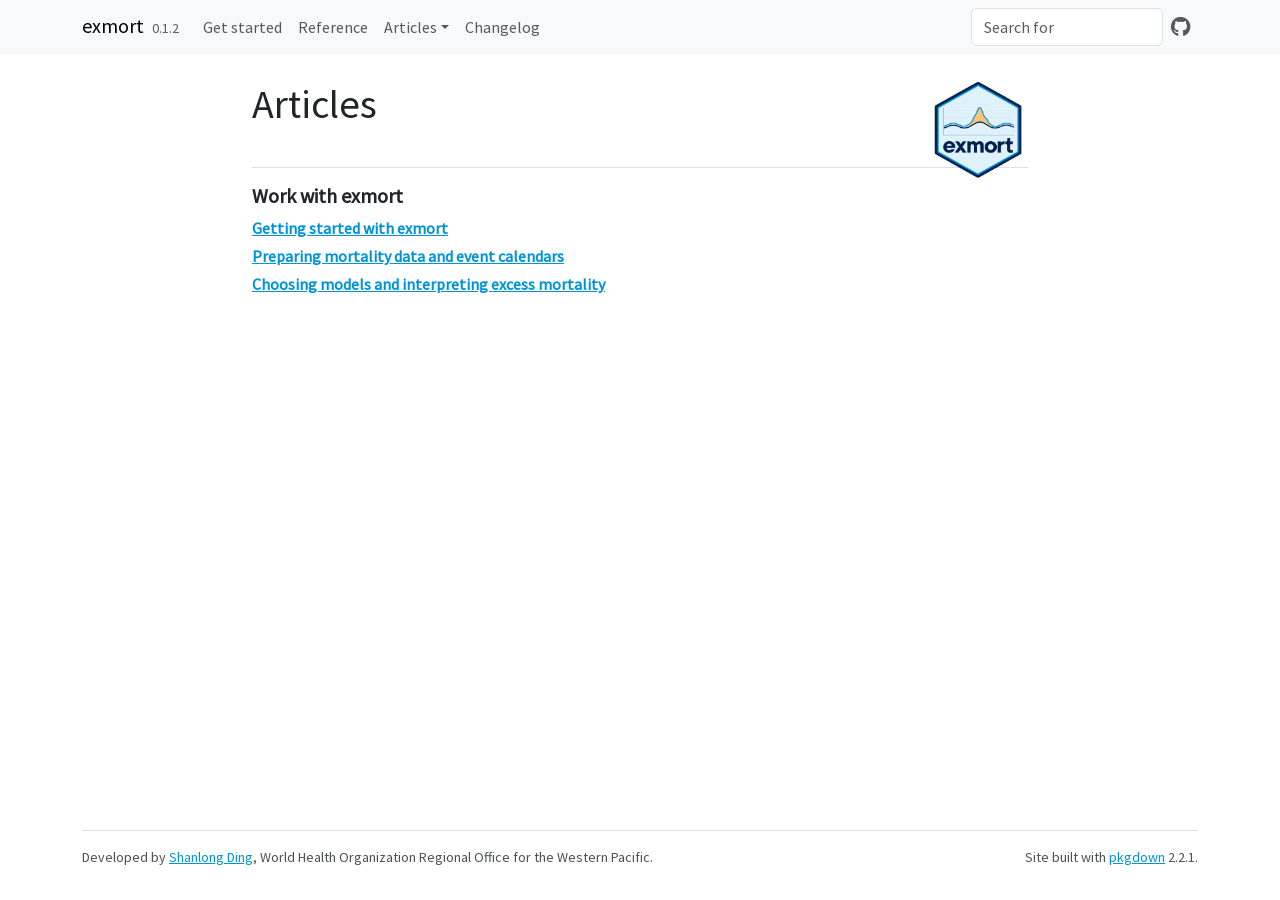
<file: articles/index.html>
<!DOCTYPE html>
<!-- Generated by pkgdown: do not edit by hand --><html lang="en-GB"><head><meta charset="UTF-8"><meta http-equiv="X-UA-Compatible" content="IE=edge"><meta name="viewport" content="width=device-width, initial-scale=1, shrink-to-fit=no"><title>Articles • exmort</title><script src="../deps/jquery-3.6.0/jquery-3.6.0.min.js"></script><meta name="viewport" content="width=device-width, initial-scale=1, shrink-to-fit=no"><link href="../deps/bootstrap-5.3.8/bootstrap.min.css" rel="stylesheet"><script src="../deps/bootstrap-5.3.8/bootstrap.bundle.min.js"></script><link href="../deps/Source_Sans_Pro-0.5.0/font.css" rel="stylesheet"><link href="../deps/JetBrains_Mono-0.5.0/font.css" rel="stylesheet"><link href="../deps/font-awesome-6.5.2/css/all.min.css" rel="stylesheet"><link href="../deps/font-awesome-6.5.2/css/v4-shims.min.css" rel="stylesheet"><script src="../deps/headroom-0.11.0/headroom.min.js"></script><script src="../deps/headroom-0.11.0/jQuery.headroom.min.js"></script><script src="../deps/bootstrap-toc-1.0.1/bootstrap-toc.min.js"></script><script src="../deps/clipboard.js-2.0.11/clipboard.min.js"></script><script src="../deps/search-1.0.0/autocomplete.jquery.min.js"></script><script src="../deps/search-1.0.0/fuse.min.js"></script><script src="../deps/search-1.0.0/mark.min.js"></script><!-- pkgdown --><script src="../pkgdown.js"></script><link href="../extra.css" rel="stylesheet"><meta property="og:title" content="Articles"><meta property="og:image" content="https://shanlong-who.github.io/exmort/logo.png"></head><body>
    <a href="#main" class="visually-hidden-focusable">Skip to contents</a>


    <nav class="navbar navbar-expand-lg fixed-top bg-light" data-bs-theme="light" aria-label="Site navigation"><div class="container">

    <a class="navbar-brand me-2" href="../index.html">exmort</a>

    <small class="nav-text text-muted me-auto" data-bs-toggle="tooltip" data-bs-placement="bottom" title="">0.1.2</small>


    <button class="navbar-toggler" type="button" data-bs-toggle="collapse" data-bs-target="#navbar" aria-controls="navbar" aria-expanded="false" aria-label="Toggle navigation">
      <span class="navbar-toggler-icon"></span>
    </button>

    <div id="navbar" class="collapse navbar-collapse ms-3">
      <ul class="navbar-nav me-auto"><li class="nav-item"><a class="nav-link" href="../articles/exmort.html">Get started</a></li>
<li class="nav-item"><a class="nav-link" href="../reference/index.html">Reference</a></li>
<li class="nav-item dropdown">
  <button class="nav-link dropdown-toggle" type="button" id="dropdown-articles" data-bs-toggle="dropdown" aria-expanded="false" aria-haspopup="true">Articles</button>
  <ul class="dropdown-menu" aria-labelledby="dropdown-articles"><li><a class="dropdown-item" href="../articles/data-preparation.html">Preparing mortality data and event calendars</a></li>
    <li><a class="dropdown-item" href="../articles/models-and-interpretation.html">Choosing models and interpreting excess mortality</a></li>
  </ul></li>
<li class="nav-item"><a class="nav-link" href="../news/index.html">Changelog</a></li>
      </ul><ul class="navbar-nav"><li class="nav-item"><form class="form-inline" role="search">
 <input class="form-control" type="search" name="search-input" id="search-input" autocomplete="off" aria-label="Search site" placeholder="Search for" data-search-index="../search.json"></form></li>
<li class="nav-item"><a class="external-link nav-link" href="https://github.com/shanlong-who/exmort/" aria-label="GitHub"><span class="fa fab fa-github fa-lg"></span></a></li>
      </ul></div>


  </div>
</nav><div class="container template-article-index">
<div class="row">
  <main id="main" class="col-md-9"><div class="page-header">
      <img src="../logo.png" class="logo" alt=""><h1>Articles</h1>
    </div>

    <div class="section ">
      <h3>Work with exmort</h3>
      <div class="section-desc"></div>

      <dl><dt><a href="exmort.html">Getting started with exmort</a></dt>
        <dd>
        </dd><dt><a href="data-preparation.html">Preparing mortality data and event calendars</a></dt>
        <dd>
        </dd><dt><a href="models-and-interpretation.html">Choosing models and interpreting excess mortality</a></dt>
        <dd>
      </dd></dl></div>
  </main></div>


    <footer><div class="pkgdown-footer-left">
  <p>Developed by <a href="https://github.com/shanlong-who" class="external-link">Shanlong Ding</a>, World Health Organization Regional Office for the Western Pacific.</p>
</div>

<div class="pkgdown-footer-right">
  <p>Site built with <a href="https://pkgdown.r-lib.org/" class="external-link">pkgdown</a> 2.2.1.</p>
</div>

    </footer></div>





  </body></html>
</file>
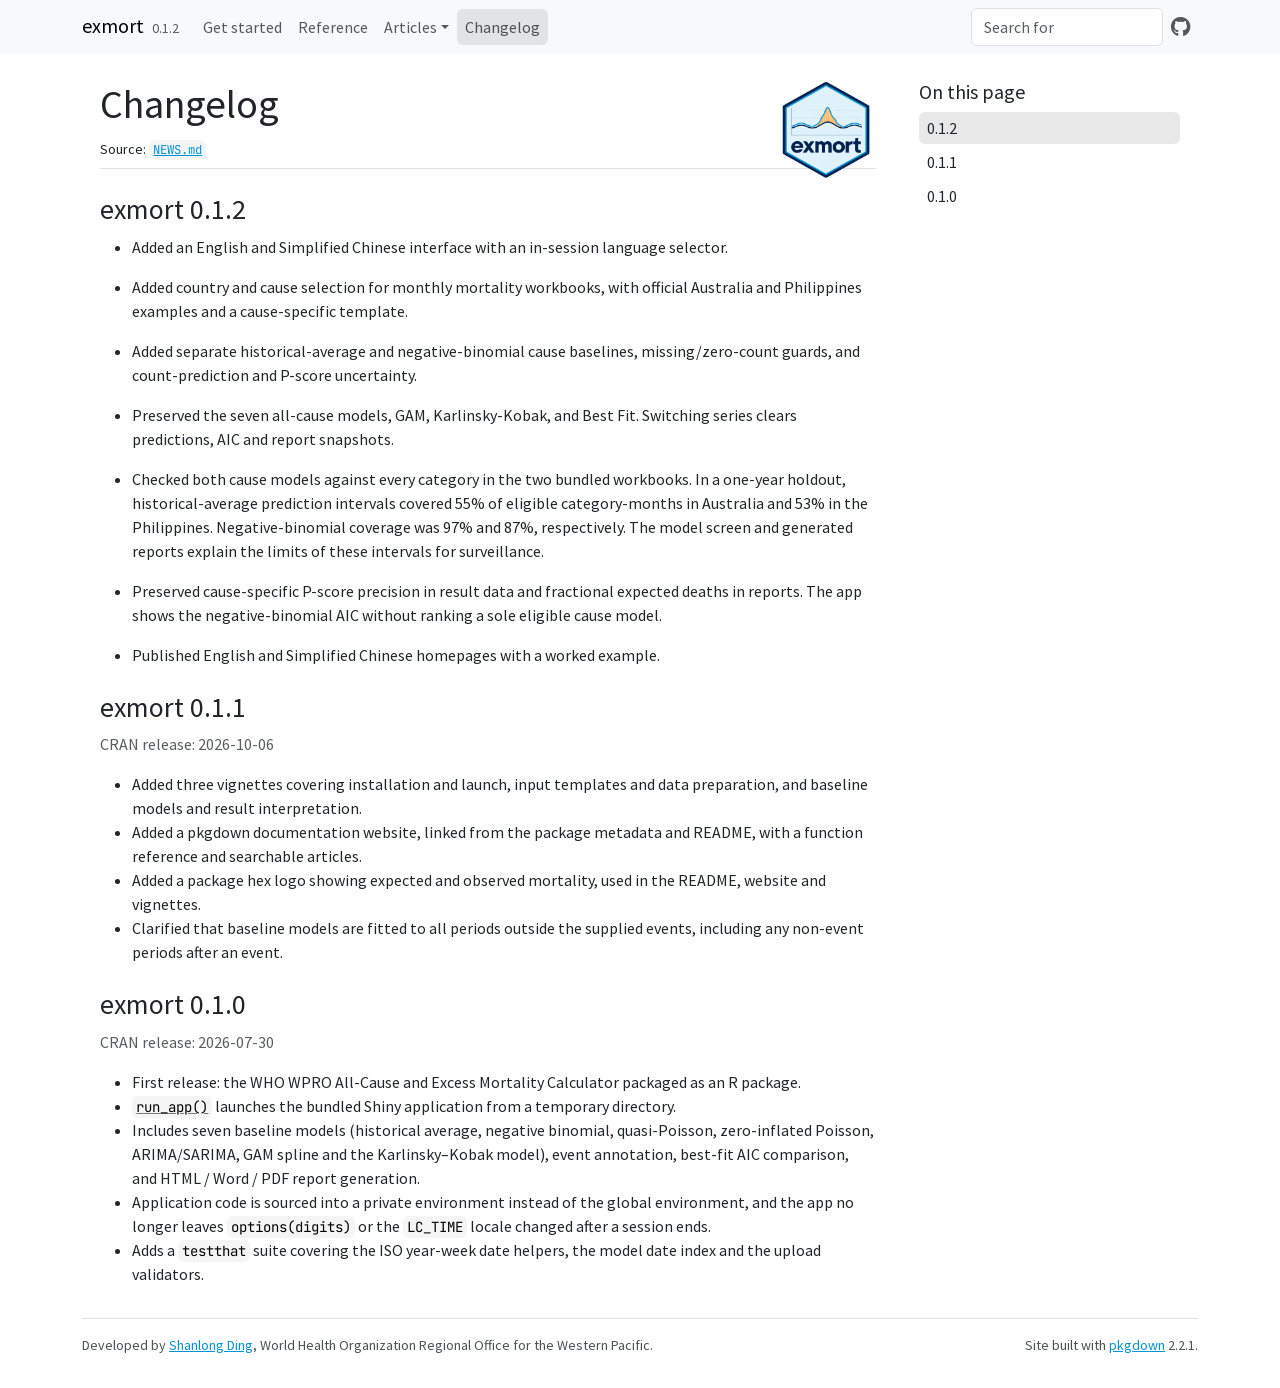
<file: news/index.html>
<!DOCTYPE html>
<!-- Generated by pkgdown: do not edit by hand --><html lang="en-GB"><head><meta charset="UTF-8"><meta http-equiv="X-UA-Compatible" content="IE=edge"><meta name="viewport" content="width=device-width, initial-scale=1, shrink-to-fit=no"><title>Changelog • exmort</title><script src="../deps/jquery-3.6.0/jquery-3.6.0.min.js"></script><meta name="viewport" content="width=device-width, initial-scale=1, shrink-to-fit=no"><link href="../deps/bootstrap-5.3.8/bootstrap.min.css" rel="stylesheet"><script src="../deps/bootstrap-5.3.8/bootstrap.bundle.min.js"></script><link href="../deps/Source_Sans_Pro-0.5.0/font.css" rel="stylesheet"><link href="../deps/JetBrains_Mono-0.5.0/font.css" rel="stylesheet"><link href="../deps/font-awesome-6.5.2/css/all.min.css" rel="stylesheet"><link href="../deps/font-awesome-6.5.2/css/v4-shims.min.css" rel="stylesheet"><script src="../deps/headroom-0.11.0/headroom.min.js"></script><script src="../deps/headroom-0.11.0/jQuery.headroom.min.js"></script><script src="../deps/bootstrap-toc-1.0.1/bootstrap-toc.min.js"></script><script src="../deps/clipboard.js-2.0.11/clipboard.min.js"></script><script src="../deps/search-1.0.0/autocomplete.jquery.min.js"></script><script src="../deps/search-1.0.0/fuse.min.js"></script><script src="../deps/search-1.0.0/mark.min.js"></script><!-- pkgdown --><script src="../pkgdown.js"></script><link href="../extra.css" rel="stylesheet"><meta property="og:title" content="Changelog"><meta property="og:image" content="https://shanlong-who.github.io/exmort/logo.png"></head><body>
    <a href="#main" class="visually-hidden-focusable">Skip to contents</a>


    <nav class="navbar navbar-expand-lg fixed-top bg-light" data-bs-theme="light" aria-label="Site navigation"><div class="container">

    <a class="navbar-brand me-2" href="../index.html">exmort</a>

    <small class="nav-text text-muted me-auto" data-bs-toggle="tooltip" data-bs-placement="bottom" title="">0.1.2</small>


    <button class="navbar-toggler" type="button" data-bs-toggle="collapse" data-bs-target="#navbar" aria-controls="navbar" aria-expanded="false" aria-label="Toggle navigation">
      <span class="navbar-toggler-icon"></span>
    </button>

    <div id="navbar" class="collapse navbar-collapse ms-3">
      <ul class="navbar-nav me-auto"><li class="nav-item"><a class="nav-link" href="../articles/exmort.html">Get started</a></li>
<li class="nav-item"><a class="nav-link" href="../reference/index.html">Reference</a></li>
<li class="nav-item dropdown">
  <button class="nav-link dropdown-toggle" type="button" id="dropdown-articles" data-bs-toggle="dropdown" aria-expanded="false" aria-haspopup="true">Articles</button>
  <ul class="dropdown-menu" aria-labelledby="dropdown-articles"><li><a class="dropdown-item" href="../articles/data-preparation.html">Preparing mortality data and event calendars</a></li>
    <li><a class="dropdown-item" href="../articles/models-and-interpretation.html">Choosing models and interpreting excess mortality</a></li>
  </ul></li>
<li class="active nav-item"><a class="nav-link" href="../news/index.html">Changelog</a></li>
      </ul><ul class="navbar-nav"><li class="nav-item"><form class="form-inline" role="search">
 <input class="form-control" type="search" name="search-input" id="search-input" autocomplete="off" aria-label="Search site" placeholder="Search for" data-search-index="../search.json"></form></li>
<li class="nav-item"><a class="external-link nav-link" href="https://github.com/shanlong-who/exmort/" aria-label="GitHub"><span class="fa fab fa-github fa-lg"></span></a></li>
      </ul></div>


  </div>
</nav><div class="container template-news">
<div class="row">
  <main id="main" class="col-md-9"><div class="page-header">
      <img src="../logo.png" class="logo" alt=""><h1>Changelog</h1>
      <small>Source: <a href="https://github.com/shanlong-who/exmort/blob/v0.1.2/NEWS.md" class="external-link"><code>NEWS.md</code></a></small>
    </div>

    <div class="section level2">
<h2 class="pkg-version" data-toc-text="0.1.2" id="exmort-012">exmort 0.1.2<a class="anchor" aria-label="anchor" href="#exmort-012"></a></h2>
<ul><li><p>Added an English and Simplified Chinese interface with an in-session language selector.</p></li>
<li><p>Added country and cause selection for monthly mortality workbooks, with official Australia and Philippines examples and a cause-specific template.</p></li>
<li><p>Added separate historical-average and negative-binomial cause baselines, missing/zero-count guards, and count-prediction and P-score uncertainty.</p></li>
<li><p>Preserved the seven all-cause models, GAM, Karlinsky-Kobak, and Best Fit. Switching series clears predictions, AIC and report snapshots.</p></li>
<li><p>Checked both cause models against every category in the two bundled workbooks. In a one-year holdout, historical-average prediction intervals covered 55% of eligible category-months in Australia and 53% in the Philippines. Negative-binomial coverage was 97% and 87%, respectively. The model screen and generated reports explain the limits of these intervals for surveillance.</p></li>
<li><p>Preserved cause-specific P-score precision in result data and fractional expected deaths in reports. The app shows the negative-binomial AIC without ranking a sole eligible cause model.</p></li>
<li><p>Published English and Simplified Chinese homepages with a worked example.</p></li>
</ul></div>
    <div class="section level2">
<h2 class="pkg-version" data-toc-text="0.1.1" id="exmort-011">exmort 0.1.1<a class="anchor" aria-label="anchor" href="#exmort-011"></a></h2><p class="text-muted">CRAN release: 2026-10-06</p>
<ul><li>Added three vignettes covering installation and launch, input templates and data preparation, and baseline models and result interpretation.</li>
<li>Added a pkgdown documentation website, linked from the package metadata and README, with a function reference and searchable articles.</li>
<li>Added a package hex logo showing expected and observed mortality, used in the README, website and vignettes.</li>
<li>Clarified that baseline models are fitted to all periods outside the supplied events, including any non-event periods after an event.</li>
</ul></div>
    <div class="section level2">
<h2 class="pkg-version" data-toc-text="0.1.0" id="exmort-010">exmort 0.1.0<a class="anchor" aria-label="anchor" href="#exmort-010"></a></h2><p class="text-muted">CRAN release: 2026-07-30</p>
<ul><li>First release: the WHO WPRO All-Cause and Excess Mortality Calculator packaged as an R package.</li>
<li>
<code><a href="../reference/run_app.html">run_app()</a></code> launches the bundled Shiny application from a temporary directory.</li>
<li>Includes seven baseline models (historical average, negative binomial, quasi-Poisson, zero-inflated Poisson, ARIMA/SARIMA, GAM spline and the Karlinsky–Kobak model), event annotation, best-fit AIC comparison, and HTML / Word / PDF report generation.</li>
<li>Application code is sourced into a private environment instead of the global environment, and the app no longer leaves <code>options(digits)</code> or the <code>LC_TIME</code> locale changed after a session ends.</li>
<li>Adds a <code>testthat</code> suite covering the ISO year-week date helpers, the model date index and the upload validators.</li>
</ul></div>
  </main><aside class="col-md-3"><nav id="toc" aria-label="Table of contents"><h2>On this page</h2>
    </nav></aside></div>


    <footer><div class="pkgdown-footer-left">
  <p>Developed by <a href="https://github.com/shanlong-who" class="external-link">Shanlong Ding</a>, World Health Organization Regional Office for the Western Pacific.</p>
</div>

<div class="pkgdown-footer-right">
  <p>Site built with <a href="https://pkgdown.r-lib.org/" class="external-link">pkgdown</a> 2.2.1.</p>
</div>

    </footer></div>





  </body></html>
</file>
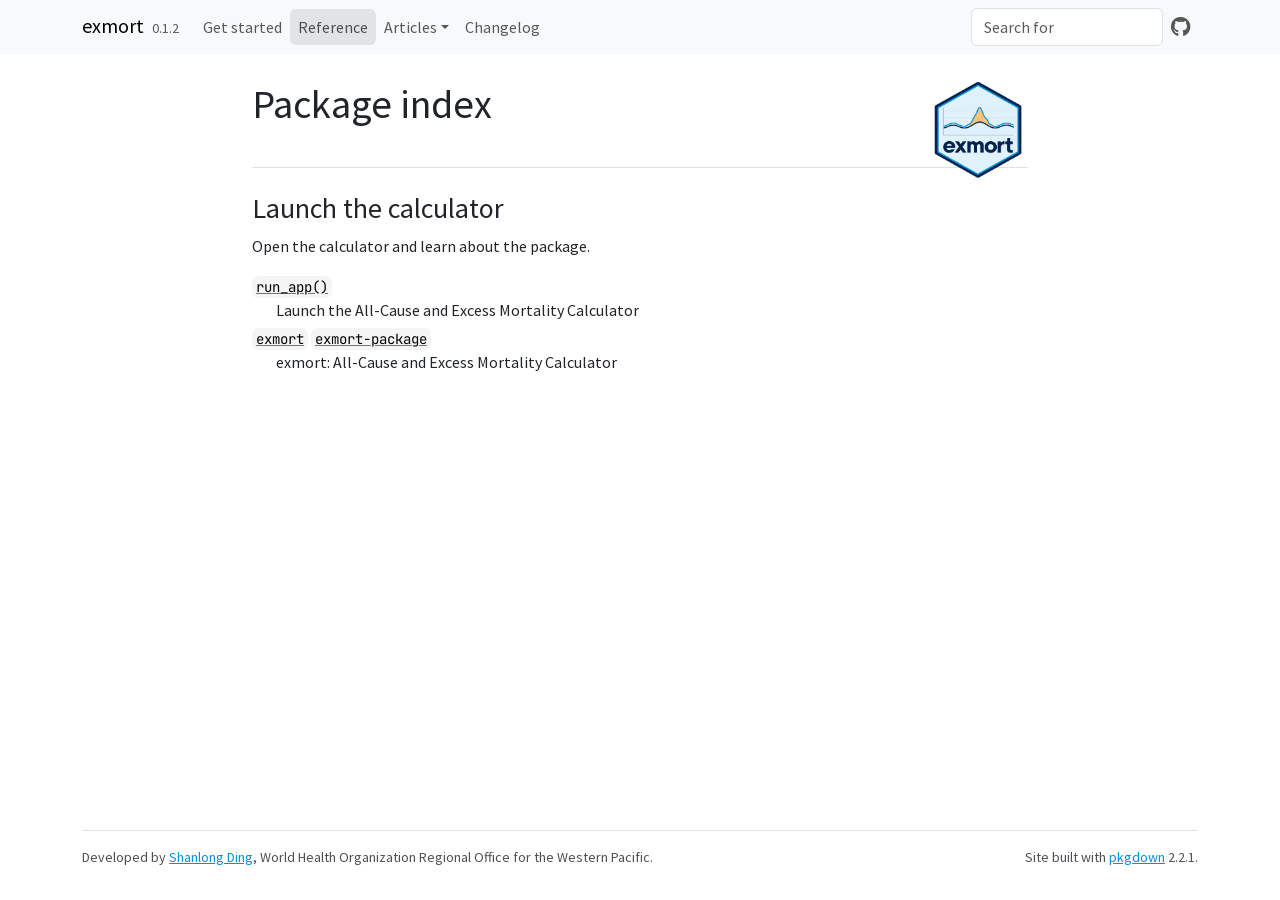
<file: reference/index.html>
<!DOCTYPE html>
<!-- Generated by pkgdown: do not edit by hand --><html lang="en-GB"><head><meta charset="UTF-8"><meta http-equiv="X-UA-Compatible" content="IE=edge"><meta name="viewport" content="width=device-width, initial-scale=1, shrink-to-fit=no"><title>Package index • exmort</title><script src="../deps/jquery-3.6.0/jquery-3.6.0.min.js"></script><meta name="viewport" content="width=device-width, initial-scale=1, shrink-to-fit=no"><link href="../deps/bootstrap-5.3.8/bootstrap.min.css" rel="stylesheet"><script src="../deps/bootstrap-5.3.8/bootstrap.bundle.min.js"></script><link href="../deps/Source_Sans_Pro-0.5.0/font.css" rel="stylesheet"><link href="../deps/JetBrains_Mono-0.5.0/font.css" rel="stylesheet"><link href="../deps/font-awesome-6.5.2/css/all.min.css" rel="stylesheet"><link href="../deps/font-awesome-6.5.2/css/v4-shims.min.css" rel="stylesheet"><script src="../deps/headroom-0.11.0/headroom.min.js"></script><script src="../deps/headroom-0.11.0/jQuery.headroom.min.js"></script><script src="../deps/bootstrap-toc-1.0.1/bootstrap-toc.min.js"></script><script src="../deps/clipboard.js-2.0.11/clipboard.min.js"></script><script src="../deps/search-1.0.0/autocomplete.jquery.min.js"></script><script src="../deps/search-1.0.0/fuse.min.js"></script><script src="../deps/search-1.0.0/mark.min.js"></script><!-- pkgdown --><script src="../pkgdown.js"></script><link href="../extra.css" rel="stylesheet"><meta property="og:title" content="Package index"><meta property="og:image" content="https://shanlong-who.github.io/exmort/logo.png"></head><body>
    <a href="#main" class="visually-hidden-focusable">Skip to contents</a>


    <nav class="navbar navbar-expand-lg fixed-top bg-light" data-bs-theme="light" aria-label="Site navigation"><div class="container">

    <a class="navbar-brand me-2" href="../index.html">exmort</a>

    <small class="nav-text text-muted me-auto" data-bs-toggle="tooltip" data-bs-placement="bottom" title="">0.1.2</small>


    <button class="navbar-toggler" type="button" data-bs-toggle="collapse" data-bs-target="#navbar" aria-controls="navbar" aria-expanded="false" aria-label="Toggle navigation">
      <span class="navbar-toggler-icon"></span>
    </button>

    <div id="navbar" class="collapse navbar-collapse ms-3">
      <ul class="navbar-nav me-auto"><li class="nav-item"><a class="nav-link" href="../articles/exmort.html">Get started</a></li>
<li class="active nav-item"><a class="nav-link" href="../reference/index.html">Reference</a></li>
<li class="nav-item dropdown">
  <button class="nav-link dropdown-toggle" type="button" id="dropdown-articles" data-bs-toggle="dropdown" aria-expanded="false" aria-haspopup="true">Articles</button>
  <ul class="dropdown-menu" aria-labelledby="dropdown-articles"><li><a class="dropdown-item" href="../articles/data-preparation.html">Preparing mortality data and event calendars</a></li>
    <li><a class="dropdown-item" href="../articles/models-and-interpretation.html">Choosing models and interpreting excess mortality</a></li>
  </ul></li>
<li class="nav-item"><a class="nav-link" href="../news/index.html">Changelog</a></li>
      </ul><ul class="navbar-nav"><li class="nav-item"><form class="form-inline" role="search">
 <input class="form-control" type="search" name="search-input" id="search-input" autocomplete="off" aria-label="Search site" placeholder="Search for" data-search-index="../search.json"></form></li>
<li class="nav-item"><a class="external-link nav-link" href="https://github.com/shanlong-who/exmort/" aria-label="GitHub"><span class="fa fab fa-github fa-lg"></span></a></li>
      </ul></div>


  </div>
</nav><div class="container template-reference-index">
<div class="row">
  <main id="main" class="col-md-9"><div class="page-header">
      <img src="../logo.png" class="logo" alt=""><h1>Package index</h1>
    </div>

    <div class="section level2">
      <h2 id="launch-the-calculator">Launch the calculator<a class="anchor" aria-label="anchor" href="#launch-the-calculator"></a></h2>

      <div class="section-desc"><p>Open the calculator and learn about the package.</p></div>

      <dl></dl></div><div class="section level2">




      <dl><dt>

          <code><a href="run_app.html">run_app()</a></code>

        </dt>
        <dd>Launch the All-Cause and Excess Mortality Calculator</dd>

        <dt>

          <code><a href="exmort-package.html">exmort</a></code> <code><a href="exmort-package.html">exmort-package</a></code>

        </dt>
        <dd>exmort: All-Cause and Excess Mortality Calculator</dd>
      </dl></div>
  </main></div>


    <footer><div class="pkgdown-footer-left">
  <p>Developed by <a href="https://github.com/shanlong-who" class="external-link">Shanlong Ding</a>, World Health Organization Regional Office for the Western Pacific.</p>
</div>

<div class="pkgdown-footer-right">
  <p>Site built with <a href="https://pkgdown.r-lib.org/" class="external-link">pkgdown</a> 2.2.1.</p>
</div>

    </footer></div>





  </body></html>
</file>
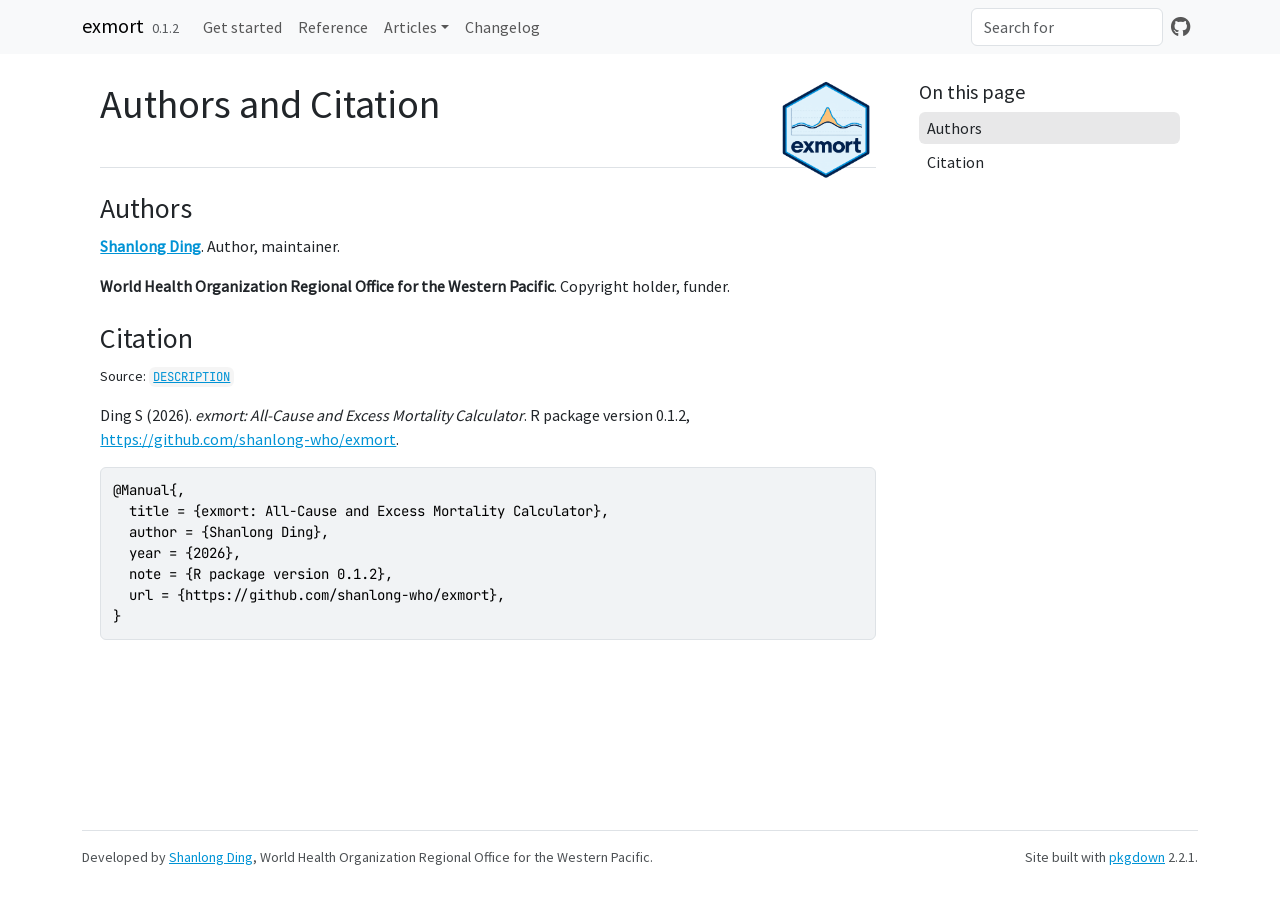
<file: authors.html>
<!DOCTYPE html>
<!-- Generated by pkgdown: do not edit by hand --><html lang="en-GB"><head><meta charset="UTF-8"><meta http-equiv="X-UA-Compatible" content="IE=edge"><meta name="viewport" content="width=device-width, initial-scale=1, shrink-to-fit=no"><title>Authors and Citation • exmort</title><script src="deps/jquery-3.6.0/jquery-3.6.0.min.js"></script><meta name="viewport" content="width=device-width, initial-scale=1, shrink-to-fit=no"><link href="deps/bootstrap-5.3.8/bootstrap.min.css" rel="stylesheet"><script src="deps/bootstrap-5.3.8/bootstrap.bundle.min.js"></script><link href="deps/Source_Sans_Pro-0.5.0/font.css" rel="stylesheet"><link href="deps/JetBrains_Mono-0.5.0/font.css" rel="stylesheet"><link href="deps/font-awesome-6.5.2/css/all.min.css" rel="stylesheet"><link href="deps/font-awesome-6.5.2/css/v4-shims.min.css" rel="stylesheet"><script src="deps/headroom-0.11.0/headroom.min.js"></script><script src="deps/headroom-0.11.0/jQuery.headroom.min.js"></script><script src="deps/bootstrap-toc-1.0.1/bootstrap-toc.min.js"></script><script src="deps/clipboard.js-2.0.11/clipboard.min.js"></script><script src="deps/search-1.0.0/autocomplete.jquery.min.js"></script><script src="deps/search-1.0.0/fuse.min.js"></script><script src="deps/search-1.0.0/mark.min.js"></script><!-- pkgdown --><script src="pkgdown.js"></script><link href="extra.css" rel="stylesheet"><meta property="og:title" content="Authors and Citation"><meta property="og:image" content="https://shanlong-who.github.io/exmort/logo.png"></head><body>
    <a href="#main" class="visually-hidden-focusable">Skip to contents</a>


    <nav class="navbar navbar-expand-lg fixed-top bg-light" data-bs-theme="light" aria-label="Site navigation"><div class="container">

    <a class="navbar-brand me-2" href="index.html">exmort</a>

    <small class="nav-text text-muted me-auto" data-bs-toggle="tooltip" data-bs-placement="bottom" title="">0.1.2</small>


    <button class="navbar-toggler" type="button" data-bs-toggle="collapse" data-bs-target="#navbar" aria-controls="navbar" aria-expanded="false" aria-label="Toggle navigation">
      <span class="navbar-toggler-icon"></span>
    </button>

    <div id="navbar" class="collapse navbar-collapse ms-3">
      <ul class="navbar-nav me-auto"><li class="nav-item"><a class="nav-link" href="articles/exmort.html">Get started</a></li>
<li class="nav-item"><a class="nav-link" href="reference/index.html">Reference</a></li>
<li class="nav-item dropdown">
  <button class="nav-link dropdown-toggle" type="button" id="dropdown-articles" data-bs-toggle="dropdown" aria-expanded="false" aria-haspopup="true">Articles</button>
  <ul class="dropdown-menu" aria-labelledby="dropdown-articles"><li><a class="dropdown-item" href="articles/data-preparation.html">Preparing mortality data and event calendars</a></li>
    <li><a class="dropdown-item" href="articles/models-and-interpretation.html">Choosing models and interpreting excess mortality</a></li>
  </ul></li>
<li class="nav-item"><a class="nav-link" href="news/index.html">Changelog</a></li>
      </ul><ul class="navbar-nav"><li class="nav-item"><form class="form-inline" role="search">
 <input class="form-control" type="search" name="search-input" id="search-input" autocomplete="off" aria-label="Search site" placeholder="Search for" data-search-index="search.json"></form></li>
<li class="nav-item"><a class="external-link nav-link" href="https://github.com/shanlong-who/exmort/" aria-label="GitHub"><span class="fa fab fa-github fa-lg"></span></a></li>
      </ul></div>


  </div>
</nav><div class="container template-citation-authors">
<div class="row">
  <main id="main" class="col-md-9"><div class="page-header">
      <img src="logo.png" class="logo" alt=""><h1>Authors and Citation</h1>
    </div>

    <div class="section level2">
      <h2>Authors</h2>

      <ul class="list-unstyled"><li>
          <p><strong><a href="https://github.com/shanlong-who" class="external-link">Shanlong Ding</a></strong>. Author, maintainer.
          </p>
        </li>
        <li>
          <p><strong>World Health Organization Regional Office for the Western Pacific</strong>. Copyright holder, funder.
          </p>
        </li>
      </ul></div>

    <div class="section level2">
      <h2 id="citation">Citation</h2>
      <p><small class="dont-index">Source: <a href="https://github.com/shanlong-who/exmort/blob/v0.1.2/DESCRIPTION" class="external-link"><code>DESCRIPTION</code></a></small></p>

      <p>Ding S (2026).
<em>exmort: All-Cause and Excess Mortality Calculator</em>.
R package version 0.1.2, <a href="https://github.com/shanlong-who/exmort" class="external-link">https://github.com/shanlong-who/exmort</a>.
</p>
      <pre>@Manual{,
  title = {exmort: All-Cause and Excess Mortality Calculator},
  author = {Shanlong Ding},
  year = {2026},
  note = {R package version 0.1.2},
  url = {https://github.com/shanlong-who/exmort},
}</pre>
    </div>

  </main><aside class="col-md-3"><nav id="toc" aria-label="Table of contents"><h2>On this page</h2>
    </nav></aside></div>


    <footer><div class="pkgdown-footer-left">
  <p>Developed by <a href="https://github.com/shanlong-who" class="external-link">Shanlong Ding</a>, World Health Organization Regional Office for the Western Pacific.</p>
</div>

<div class="pkgdown-footer-right">
  <p>Site built with <a href="https://pkgdown.r-lib.org/" class="external-link">pkgdown</a> 2.2.1.</p>
</div>

    </footer></div>





  </body></html>
</file>
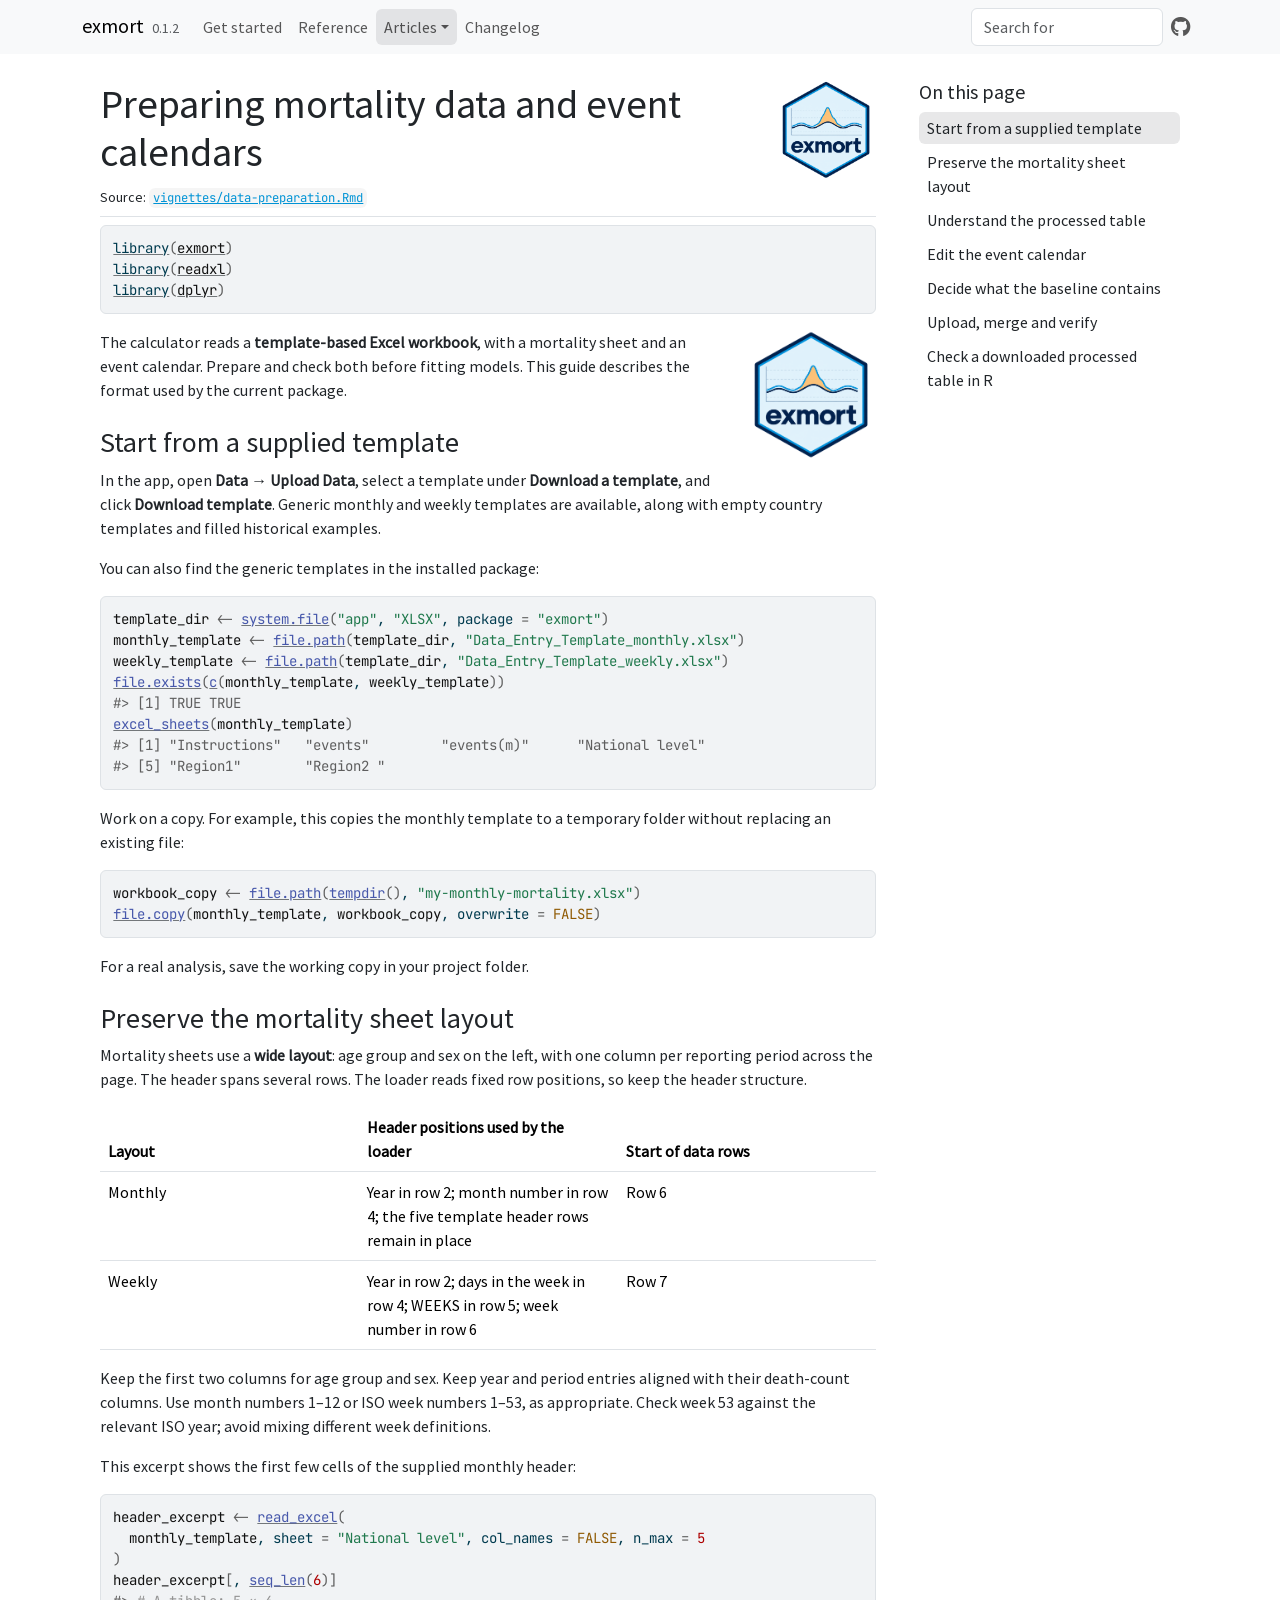
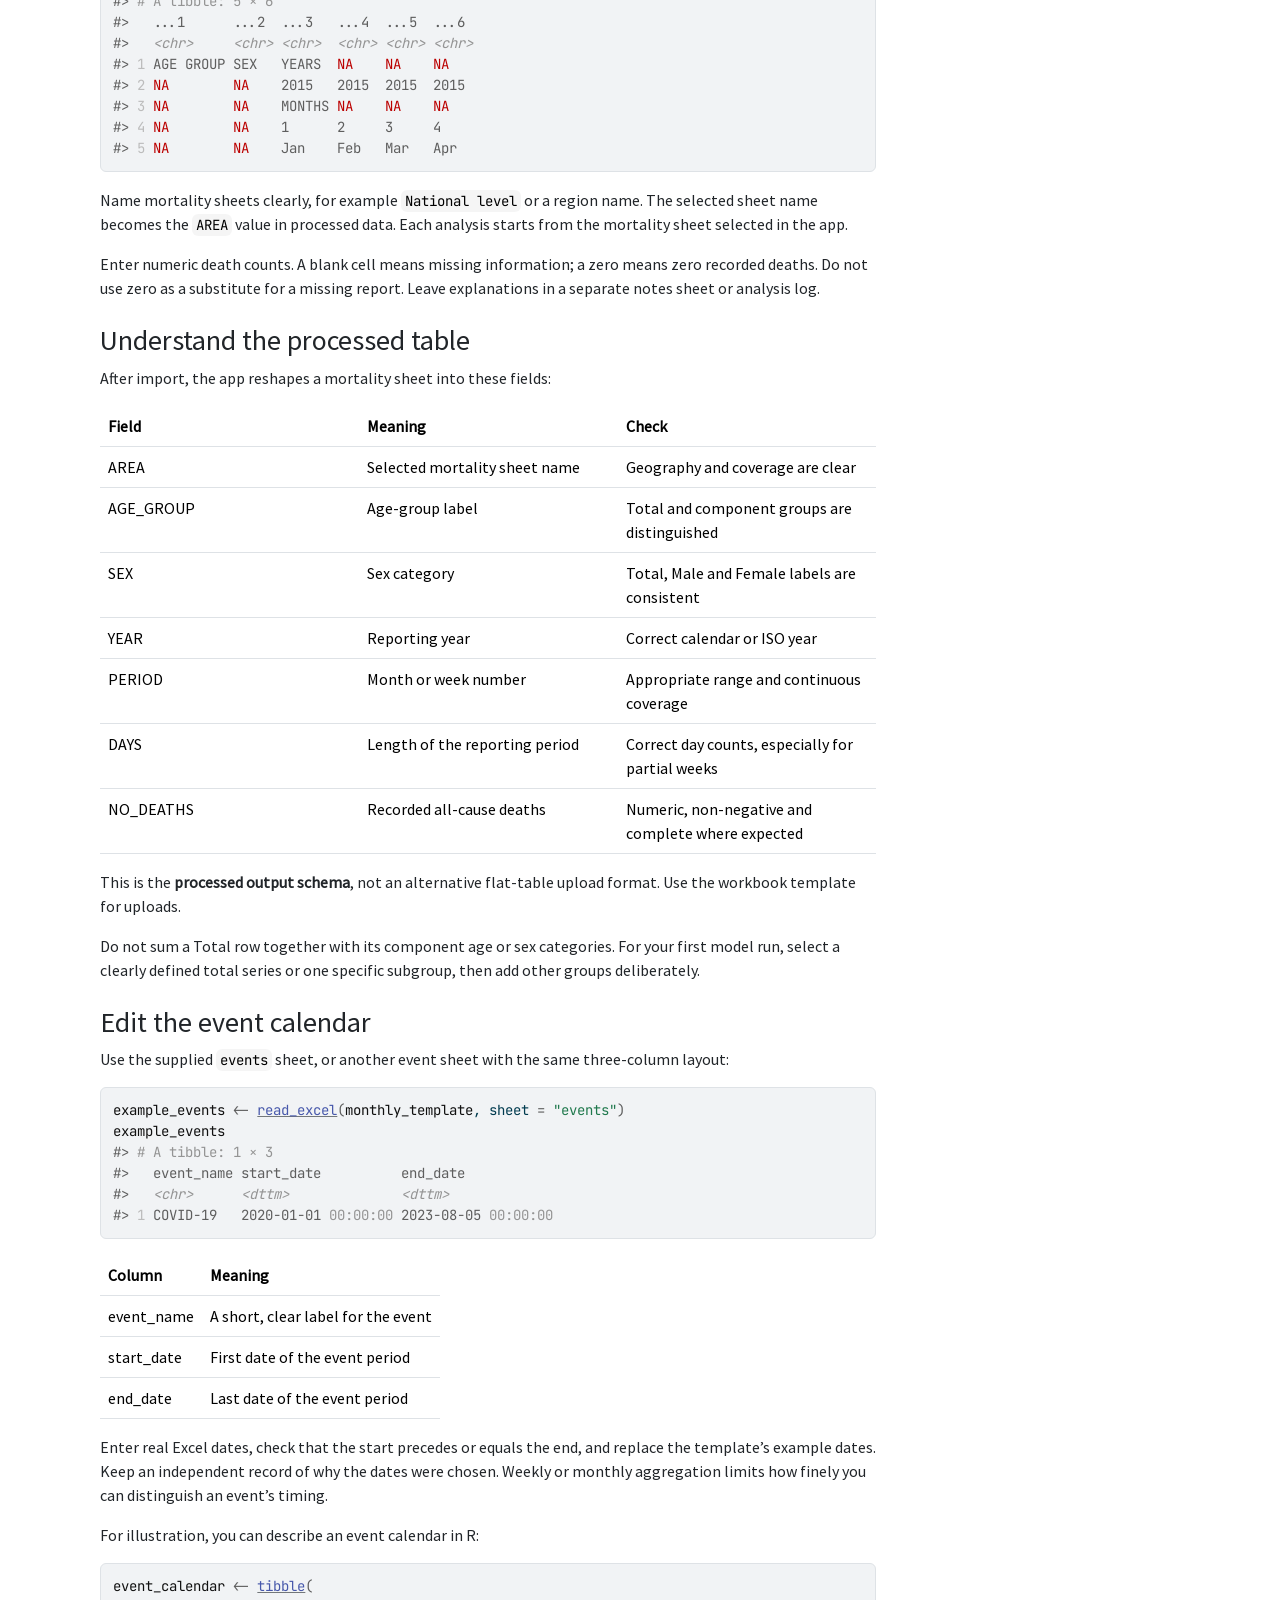
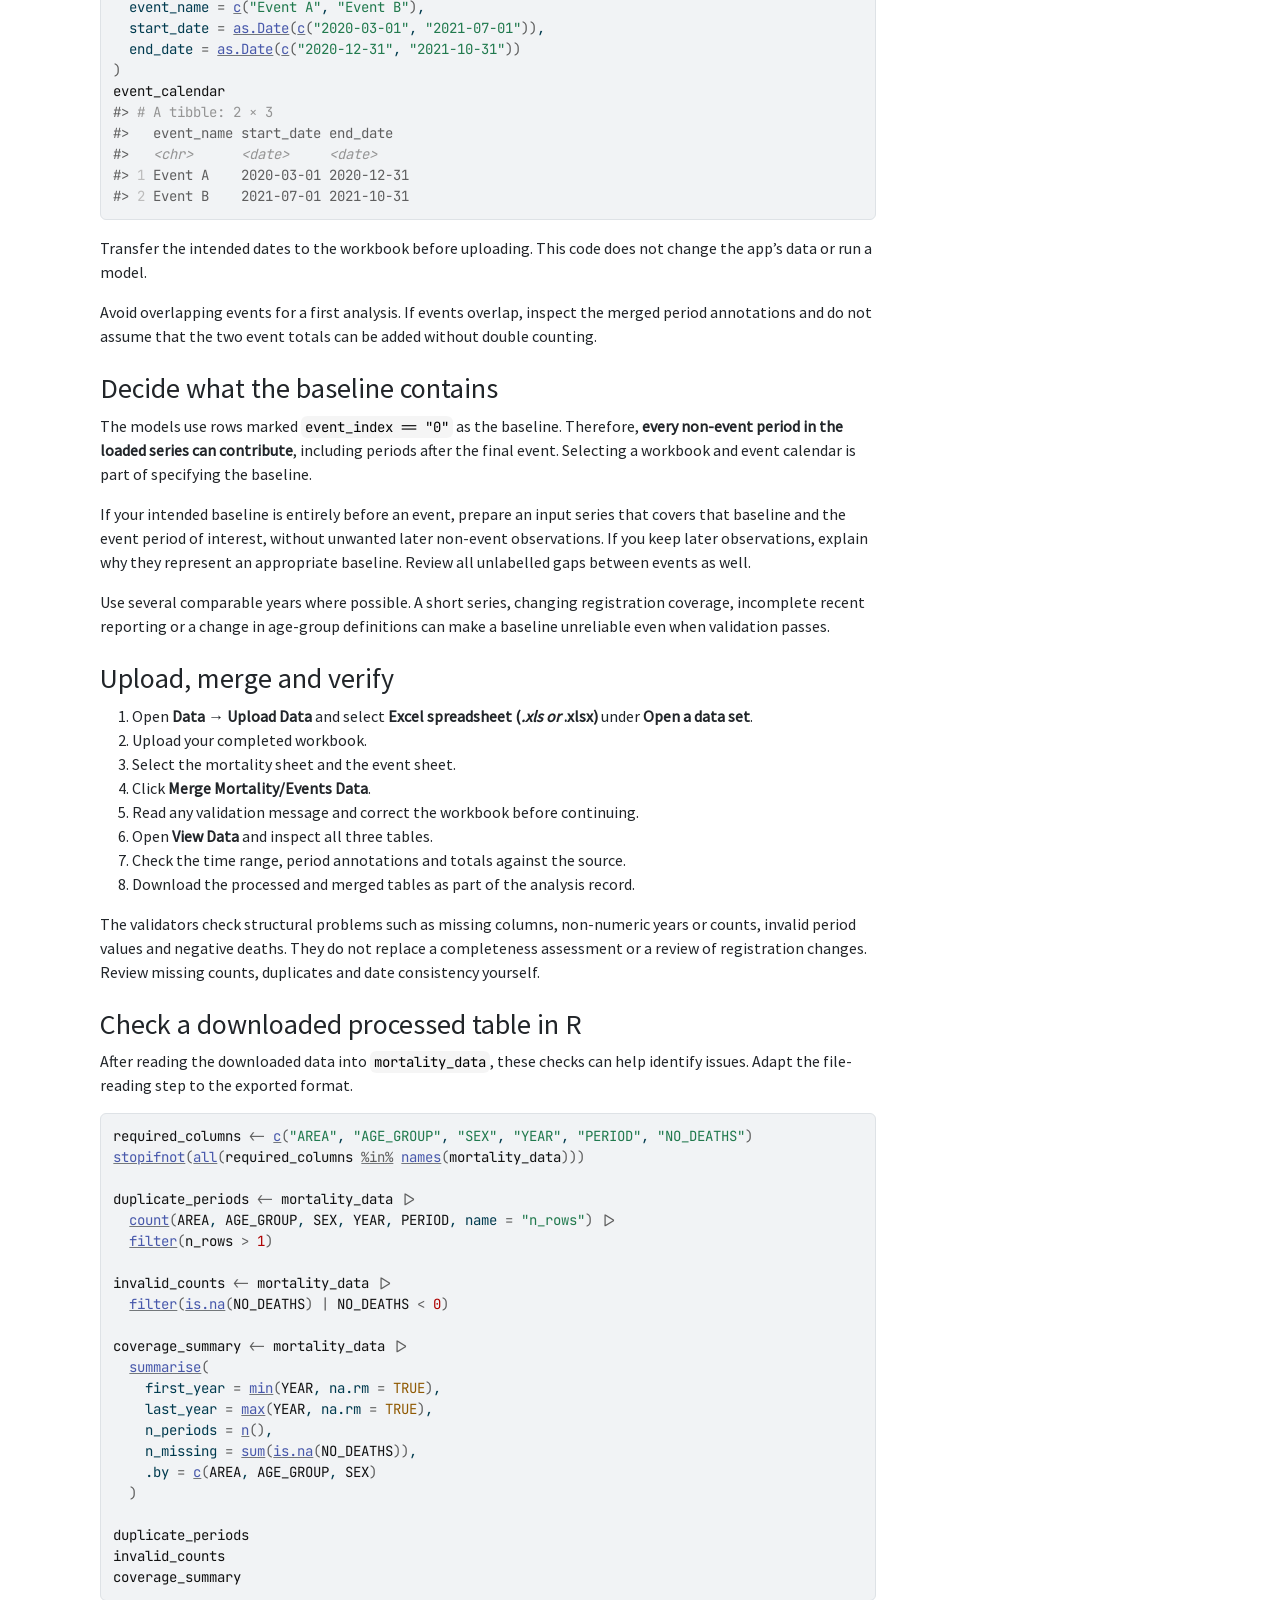
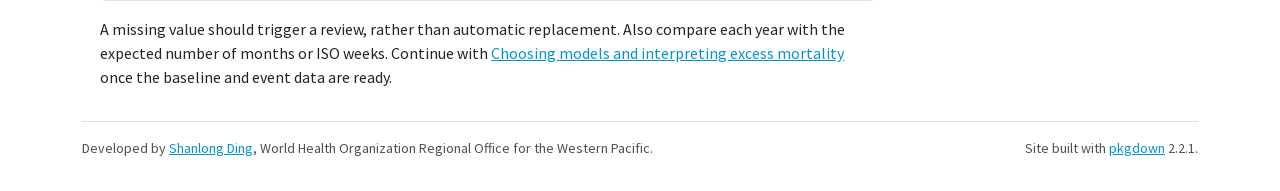
<file: articles/data-preparation.html>
<!DOCTYPE html>
<!-- Generated by pkgdown: do not edit by hand --><html lang="en-GB">
<head>
<meta charset="UTF-8">
<meta http-equiv="X-UA-Compatible" content="IE=edge">
<meta name="viewport" content="width=device-width, initial-scale=1, shrink-to-fit=no">
<title>Preparing mortality data and event calendars • exmort</title>
<script src="../deps/jquery-3.6.0/jquery-3.6.0.min.js"></script><meta name="viewport" content="width=device-width, initial-scale=1, shrink-to-fit=no">
<link href="../deps/bootstrap-5.3.8/bootstrap.min.css" rel="stylesheet">
<script src="../deps/bootstrap-5.3.8/bootstrap.bundle.min.js"></script><link href="../deps/Source_Sans_Pro-0.5.0/font.css" rel="stylesheet">
<link href="../deps/JetBrains_Mono-0.5.0/font.css" rel="stylesheet">
<link href="../deps/font-awesome-6.5.2/css/all.min.css" rel="stylesheet">
<link href="../deps/font-awesome-6.5.2/css/v4-shims.min.css" rel="stylesheet">
<script src="../deps/headroom-0.11.0/headroom.min.js"></script><script src="../deps/headroom-0.11.0/jQuery.headroom.min.js"></script><script src="../deps/bootstrap-toc-1.0.1/bootstrap-toc.min.js"></script><script src="../deps/clipboard.js-2.0.11/clipboard.min.js"></script><script src="../deps/search-1.0.0/autocomplete.jquery.min.js"></script><script src="../deps/search-1.0.0/fuse.min.js"></script><script src="../deps/search-1.0.0/mark.min.js"></script><!-- pkgdown --><script src="../pkgdown.js"></script><link href="../extra.css" rel="stylesheet">
<meta property="og:title" content="Preparing mortality data and event calendars">
</head>
<body>
    <a href="#main" class="visually-hidden-focusable">Skip to contents</a>


    <nav class="navbar navbar-expand-lg fixed-top bg-light" data-bs-theme="light" aria-label="Site navigation"><div class="container">

    <a class="navbar-brand me-2" href="../index.html">exmort</a>

    <small class="nav-text text-muted me-auto" data-bs-toggle="tooltip" data-bs-placement="bottom" title="">0.1.2</small>


    <button class="navbar-toggler" type="button" data-bs-toggle="collapse" data-bs-target="#navbar" aria-controls="navbar" aria-expanded="false" aria-label="Toggle navigation">
      <span class="navbar-toggler-icon"></span>
    </button>

    <div id="navbar" class="collapse navbar-collapse ms-3">
      <ul class="navbar-nav me-auto">
<li class="nav-item"><a class="nav-link" href="../articles/exmort.html">Get started</a></li>
<li class="nav-item"><a class="nav-link" href="../reference/index.html">Reference</a></li>
<li class="active nav-item dropdown">
  <button class="nav-link dropdown-toggle" type="button" id="dropdown-articles" data-bs-toggle="dropdown" aria-expanded="false" aria-haspopup="true">Articles</button>
  <ul class="dropdown-menu" aria-labelledby="dropdown-articles">
<li><a class="dropdown-item" href="../articles/data-preparation.html">Preparing mortality data and event calendars</a></li>
    <li><a class="dropdown-item" href="../articles/models-and-interpretation.html">Choosing models and interpreting excess mortality</a></li>
  </ul>
</li>
<li class="nav-item"><a class="nav-link" href="../news/index.html">Changelog</a></li>
      </ul>
<ul class="navbar-nav">
<li class="nav-item"><form class="form-inline" role="search">
 <input class="form-control" type="search" name="search-input" id="search-input" autocomplete="off" aria-label="Search site" placeholder="Search for" data-search-index="../search.json">
</form></li>
<li class="nav-item"><a class="external-link nav-link" href="https://github.com/shanlong-who/exmort/" aria-label="GitHub"><span class="fa fab fa-github fa-lg"></span></a></li>
      </ul>
</div>


  </div>
</nav><div class="container template-article">




<div class="row">
  <main id="main" class="col-md-9"><div class="page-header">
      <img src="../logo.png" class="logo" alt=""><h1>Preparing mortality data and event calendars</h1>
            
      
      <small class="dont-index">Source: <a href="https://github.com/shanlong-who/exmort/blob/v0.1.2/vignettes/data-preparation.Rmd" class="external-link"><code>vignettes/data-preparation.Rmd</code></a></small>
      <div class="d-none name"><code>data-preparation.Rmd</code></div>
    </div>

    
    
<div class="sourceCode" id="cb1"><pre class="downlit sourceCode r">
<code class="sourceCode R"><span><span class="kw"><a href="https://rdrr.io/r/base/library.html" class="external-link">library</a></span><span class="op">(</span><span class="va"><a href="https://github.com/shanlong-who/exmort" class="external-link">exmort</a></span><span class="op">)</span></span>
<span><span class="kw"><a href="https://rdrr.io/r/base/library.html" class="external-link">library</a></span><span class="op">(</span><span class="va"><a href="https://readxl.tidyverse.org" class="external-link">readxl</a></span><span class="op">)</span></span>
<span><span class="kw"><a href="https://rdrr.io/r/base/library.html" class="external-link">library</a></span><span class="op">(</span><span class="va"><a href="https://dplyr.tidyverse.org" class="external-link">dplyr</a></span><span class="op">)</span></span></code></pre></div>
<p><img src="../reference/figures/logo.png" style="width: 130px; height: auto; float: right; margin: 0 0 1rem 1.25rem;" alt="exmort hex logo showing observed deaths above an expected baseline"></p>
<p>The calculator reads a <strong>template-based Excel
workbook</strong>, with a mortality sheet and an event calendar. Prepare
and check both before fitting models. This guide describes the format
used by the current package.</p>
<div class="section level2">
<h2 id="start-from-a-supplied-template">Start from a supplied template<a class="anchor" aria-label="anchor" href="#start-from-a-supplied-template"></a>
</h2>
<p>In the app, open <strong>Data → Upload Data</strong>, select a
template under <strong>Download a template</strong>, and click
<strong>Download template</strong>. Generic monthly and weekly templates
are available, along with empty country templates and filled historical
examples.</p>
<p>You can also find the generic templates in the installed package:</p>
<div class="sourceCode" id="cb2"><pre class="downlit sourceCode r">
<code class="sourceCode R"><span><span class="va">template_dir</span> <span class="op">&lt;-</span> <span class="fu"><a href="https://rdrr.io/r/base/system.file.html" class="external-link">system.file</a></span><span class="op">(</span><span class="st">"app"</span>, <span class="st">"XLSX"</span>, package <span class="op">=</span> <span class="st">"exmort"</span><span class="op">)</span></span>
<span><span class="va">monthly_template</span> <span class="op">&lt;-</span> <span class="fu"><a href="https://rdrr.io/r/base/file.path.html" class="external-link">file.path</a></span><span class="op">(</span><span class="va">template_dir</span>, <span class="st">"Data_Entry_Template_monthly.xlsx"</span><span class="op">)</span></span>
<span><span class="va">weekly_template</span> <span class="op">&lt;-</span> <span class="fu"><a href="https://rdrr.io/r/base/file.path.html" class="external-link">file.path</a></span><span class="op">(</span><span class="va">template_dir</span>, <span class="st">"Data_Entry_Template_weekly.xlsx"</span><span class="op">)</span></span>
<span><span class="fu"><a href="https://rdrr.io/r/base/files.html" class="external-link">file.exists</a></span><span class="op">(</span><span class="fu"><a href="https://rdrr.io/r/base/c.html" class="external-link">c</a></span><span class="op">(</span><span class="va">monthly_template</span>, <span class="va">weekly_template</span><span class="op">)</span><span class="op">)</span></span>
<span><span class="co">#&gt; [1] TRUE TRUE</span></span>
<span><span class="fu"><a href="https://readxl.tidyverse.org/reference/excel_sheets.html" class="external-link">excel_sheets</a></span><span class="op">(</span><span class="va">monthly_template</span><span class="op">)</span></span>
<span><span class="co">#&gt; [1] "Instructions"   "events"         "events(m)"      "National level"</span></span>
<span><span class="co">#&gt; [5] "Region1"        "Region2 "</span></span></code></pre></div>
<p>Work on a copy. For example, this copies the monthly template to a
temporary folder without replacing an existing file:</p>
<div class="sourceCode" id="cb3"><pre class="downlit sourceCode r">
<code class="sourceCode R"><span><span class="va">workbook_copy</span> <span class="op">&lt;-</span> <span class="fu"><a href="https://rdrr.io/r/base/file.path.html" class="external-link">file.path</a></span><span class="op">(</span><span class="fu"><a href="https://rdrr.io/r/base/tempfile.html" class="external-link">tempdir</a></span><span class="op">(</span><span class="op">)</span>, <span class="st">"my-monthly-mortality.xlsx"</span><span class="op">)</span></span>
<span><span class="fu"><a href="https://rdrr.io/r/base/files.html" class="external-link">file.copy</a></span><span class="op">(</span><span class="va">monthly_template</span>, <span class="va">workbook_copy</span>, overwrite <span class="op">=</span> <span class="cn">FALSE</span><span class="op">)</span></span></code></pre></div>
<p>For a real analysis, save the working copy in your project
folder.</p>
</div>
<div class="section level2">
<h2 id="preserve-the-mortality-sheet-layout">Preserve the mortality sheet layout<a class="anchor" aria-label="anchor" href="#preserve-the-mortality-sheet-layout"></a>
</h2>
<p>Mortality sheets use a <strong>wide layout</strong>: age group and
sex on the left, with one column per reporting period across the page.
The header spans several rows. The loader reads fixed row positions, so
keep the header structure.</p>
<table class="table">
<colgroup>
<col width="33%">
<col width="33%">
<col width="33%">
</colgroup>
<thead><tr class="header">
<th>Layout</th>
<th>Header positions used by the loader</th>
<th>Start of data rows</th>
</tr></thead>
<tbody>
<tr class="odd">
<td>Monthly</td>
<td>Year in row 2; month number in row 4; the five template header rows
remain in place</td>
<td>Row 6</td>
</tr>
<tr class="even">
<td>Weekly</td>
<td>Year in row 2; days in the week in row 4; WEEKS in row 5; week
number in row 6</td>
<td>Row 7</td>
</tr>
</tbody>
</table>
<p>Keep the first two columns for age group and sex. Keep year and
period entries aligned with their death-count columns. Use month numbers
1–12 or ISO week numbers 1–53, as appropriate. Check week 53 against the
relevant ISO year; avoid mixing different week definitions.</p>
<p>This excerpt shows the first few cells of the supplied monthly
header:</p>
<div class="sourceCode" id="cb4"><pre class="downlit sourceCode r">
<code class="sourceCode R"><span><span class="va">header_excerpt</span> <span class="op">&lt;-</span> <span class="fu"><a href="https://readxl.tidyverse.org/reference/read_excel.html" class="external-link">read_excel</a></span><span class="op">(</span></span>
<span>  <span class="va">monthly_template</span>, sheet <span class="op">=</span> <span class="st">"National level"</span>, col_names <span class="op">=</span> <span class="cn">FALSE</span>, n_max <span class="op">=</span> <span class="fl">5</span></span>
<span><span class="op">)</span></span>
<span><span class="va">header_excerpt</span><span class="op">[</span>, <span class="fu"><a href="https://rdrr.io/r/base/seq.html" class="external-link">seq_len</a></span><span class="op">(</span><span class="fl">6</span><span class="op">)</span><span class="op">]</span></span>
<span><span class="co">#&gt; <span style="color: #949494;"># A tibble: 5 × 6</span></span></span>
<span><span class="co">#&gt;   ...1      ...2  ...3   ...4  ...5  ...6 </span></span>
<span><span class="co">#&gt;   <span style="color: #949494; font-style: italic;">&lt;chr&gt;</span>     <span style="color: #949494; font-style: italic;">&lt;chr&gt;</span> <span style="color: #949494; font-style: italic;">&lt;chr&gt;</span>  <span style="color: #949494; font-style: italic;">&lt;chr&gt;</span> <span style="color: #949494; font-style: italic;">&lt;chr&gt;</span> <span style="color: #949494; font-style: italic;">&lt;chr&gt;</span></span></span>
<span><span class="co">#&gt; <span style="color: #BCBCBC;">1</span> AGE GROUP SEX   YEARS  <span style="color: #BB0000;">NA</span>    <span style="color: #BB0000;">NA</span>    <span style="color: #BB0000;">NA</span>   </span></span>
<span><span class="co">#&gt; <span style="color: #BCBCBC;">2</span> <span style="color: #BB0000;">NA</span>        <span style="color: #BB0000;">NA</span>    2015   2015  2015  2015 </span></span>
<span><span class="co">#&gt; <span style="color: #BCBCBC;">3</span> <span style="color: #BB0000;">NA</span>        <span style="color: #BB0000;">NA</span>    MONTHS <span style="color: #BB0000;">NA</span>    <span style="color: #BB0000;">NA</span>    <span style="color: #BB0000;">NA</span>   </span></span>
<span><span class="co">#&gt; <span style="color: #BCBCBC;">4</span> <span style="color: #BB0000;">NA</span>        <span style="color: #BB0000;">NA</span>    1      2     3     4    </span></span>
<span><span class="co">#&gt; <span style="color: #BCBCBC;">5</span> <span style="color: #BB0000;">NA</span>        <span style="color: #BB0000;">NA</span>    Jan    Feb   Mar   Apr</span></span></code></pre></div>
<p>Name mortality sheets clearly, for example
<code>National level</code> or a region name. The selected sheet name
becomes the <code>AREA</code> value in processed data. Each analysis
starts from the mortality sheet selected in the app.</p>
<p>Enter numeric death counts. A blank cell means missing information; a
zero means zero recorded deaths. Do not use zero as a substitute for a
missing report. Leave explanations in a separate notes sheet or analysis
log.</p>
</div>
<div class="section level2">
<h2 id="understand-the-processed-table">Understand the processed table<a class="anchor" aria-label="anchor" href="#understand-the-processed-table"></a>
</h2>
<p>After import, the app reshapes a mortality sheet into these
fields:</p>
<table class="table">
<colgroup>
<col width="33%">
<col width="33%">
<col width="33%">
</colgroup>
<thead><tr class="header">
<th>Field</th>
<th>Meaning</th>
<th>Check</th>
</tr></thead>
<tbody>
<tr class="odd">
<td>AREA</td>
<td>Selected mortality sheet name</td>
<td>Geography and coverage are clear</td>
</tr>
<tr class="even">
<td>AGE_GROUP</td>
<td>Age-group label</td>
<td>Total and component groups are distinguished</td>
</tr>
<tr class="odd">
<td>SEX</td>
<td>Sex category</td>
<td>Total, Male and Female labels are consistent</td>
</tr>
<tr class="even">
<td>YEAR</td>
<td>Reporting year</td>
<td>Correct calendar or ISO year</td>
</tr>
<tr class="odd">
<td>PERIOD</td>
<td>Month or week number</td>
<td>Appropriate range and continuous coverage</td>
</tr>
<tr class="even">
<td>DAYS</td>
<td>Length of the reporting period</td>
<td>Correct day counts, especially for partial weeks</td>
</tr>
<tr class="odd">
<td>NO_DEATHS</td>
<td>Recorded all-cause deaths</td>
<td>Numeric, non-negative and complete where expected</td>
</tr>
</tbody>
</table>
<p>This is the <strong>processed output schema</strong>, not an
alternative flat-table upload format. Use the workbook template for
uploads.</p>
<p>Do not sum a Total row together with its component age or sex
categories. For your first model run, select a clearly defined total
series or one specific subgroup, then add other groups deliberately.</p>
</div>
<div class="section level2">
<h2 id="edit-the-event-calendar">Edit the event calendar<a class="anchor" aria-label="anchor" href="#edit-the-event-calendar"></a>
</h2>
<p>Use the supplied <code>events</code> sheet, or another event sheet
with the same three-column layout:</p>
<div class="sourceCode" id="cb5"><pre class="downlit sourceCode r">
<code class="sourceCode R"><span><span class="va">example_events</span> <span class="op">&lt;-</span> <span class="fu"><a href="https://readxl.tidyverse.org/reference/read_excel.html" class="external-link">read_excel</a></span><span class="op">(</span><span class="va">monthly_template</span>, sheet <span class="op">=</span> <span class="st">"events"</span><span class="op">)</span></span>
<span><span class="va">example_events</span></span>
<span><span class="co">#&gt; <span style="color: #949494;"># A tibble: 1 × 3</span></span></span>
<span><span class="co">#&gt;   event_name start_date          end_date           </span></span>
<span><span class="co">#&gt;   <span style="color: #949494; font-style: italic;">&lt;chr&gt;</span>      <span style="color: #949494; font-style: italic;">&lt;dttm&gt;</span>              <span style="color: #949494; font-style: italic;">&lt;dttm&gt;</span>             </span></span>
<span><span class="co">#&gt; <span style="color: #BCBCBC;">1</span> COVID-19   2020-01-01 <span style="color: #949494;">00:00:00</span> 2023-08-05 <span style="color: #949494;">00:00:00</span></span></span></code></pre></div>
<table class="table">
<thead><tr class="header">
<th>Column</th>
<th>Meaning</th>
</tr></thead>
<tbody>
<tr class="odd">
<td>event_name</td>
<td>A short, clear label for the event</td>
</tr>
<tr class="even">
<td>start_date</td>
<td>First date of the event period</td>
</tr>
<tr class="odd">
<td>end_date</td>
<td>Last date of the event period</td>
</tr>
</tbody>
</table>
<p>Enter real Excel dates, check that the start precedes or equals the
end, and replace the template’s example dates. Keep an independent
record of why the dates were chosen. Weekly or monthly aggregation
limits how finely you can distinguish an event’s timing.</p>
<p>For illustration, you can describe an event calendar in R:</p>
<div class="sourceCode" id="cb6"><pre class="downlit sourceCode r">
<code class="sourceCode R"><span><span class="va">event_calendar</span> <span class="op">&lt;-</span> <span class="fu"><a href="https://tibble.tidyverse.org/reference/tibble.html" class="external-link">tibble</a></span><span class="op">(</span></span>
<span>  event_name <span class="op">=</span> <span class="fu"><a href="https://rdrr.io/r/base/c.html" class="external-link">c</a></span><span class="op">(</span><span class="st">"Event A"</span>, <span class="st">"Event B"</span><span class="op">)</span>,</span>
<span>  start_date <span class="op">=</span> <span class="fu"><a href="https://rdrr.io/r/base/as.Date.html" class="external-link">as.Date</a></span><span class="op">(</span><span class="fu"><a href="https://rdrr.io/r/base/c.html" class="external-link">c</a></span><span class="op">(</span><span class="st">"2020-03-01"</span>, <span class="st">"2021-07-01"</span><span class="op">)</span><span class="op">)</span>,</span>
<span>  end_date <span class="op">=</span> <span class="fu"><a href="https://rdrr.io/r/base/as.Date.html" class="external-link">as.Date</a></span><span class="op">(</span><span class="fu"><a href="https://rdrr.io/r/base/c.html" class="external-link">c</a></span><span class="op">(</span><span class="st">"2020-12-31"</span>, <span class="st">"2021-10-31"</span><span class="op">)</span><span class="op">)</span></span>
<span><span class="op">)</span></span>
<span><span class="va">event_calendar</span></span>
<span><span class="co">#&gt; <span style="color: #949494;"># A tibble: 2 × 3</span></span></span>
<span><span class="co">#&gt;   event_name start_date end_date  </span></span>
<span><span class="co">#&gt;   <span style="color: #949494; font-style: italic;">&lt;chr&gt;</span>      <span style="color: #949494; font-style: italic;">&lt;date&gt;</span>     <span style="color: #949494; font-style: italic;">&lt;date&gt;</span>    </span></span>
<span><span class="co">#&gt; <span style="color: #BCBCBC;">1</span> Event A    2020-03-01 2020-12-31</span></span>
<span><span class="co">#&gt; <span style="color: #BCBCBC;">2</span> Event B    2021-07-01 2021-10-31</span></span></code></pre></div>
<p>Transfer the intended dates to the workbook before uploading. This
code does not change the app’s data or run a model.</p>
<p>Avoid overlapping events for a first analysis. If events overlap,
inspect the merged period annotations and do not assume that the two
event totals can be added without double counting.</p>
</div>
<div class="section level2">
<h2 id="decide-what-the-baseline-contains">Decide what the baseline contains<a class="anchor" aria-label="anchor" href="#decide-what-the-baseline-contains"></a>
</h2>
<p>The models use rows marked <code>event_index == "0"</code> as the
baseline. Therefore, <strong>every non-event period in the loaded series
can contribute</strong>, including periods after the final event.
Selecting a workbook and event calendar is part of specifying the
baseline.</p>
<p>If your intended baseline is entirely before an event, prepare an
input series that covers that baseline and the event period of interest,
without unwanted later non-event observations. If you keep later
observations, explain why they represent an appropriate baseline. Review
all unlabelled gaps between events as well.</p>
<p>Use several comparable years where possible. A short series, changing
registration coverage, incomplete recent reporting or a change in
age-group definitions can make a baseline unreliable even when
validation passes.</p>
</div>
<div class="section level2">
<h2 id="upload-merge-and-verify">Upload, merge and verify<a class="anchor" aria-label="anchor" href="#upload-merge-and-verify"></a>
</h2>
<ol style="list-style-type: decimal">
<li>Open <strong>Data → Upload Data</strong> and select <strong>Excel
spreadsheet (<em>.xls or </em>.xlsx)</strong> under <strong>Open a data
set</strong>.</li>
<li>Upload your completed workbook.</li>
<li>Select the mortality sheet and the event sheet.</li>
<li>Click <strong>Merge Mortality/Events Data</strong>.</li>
<li>Read any validation message and correct the workbook before
continuing.</li>
<li>Open <strong>View Data</strong> and inspect all three tables.</li>
<li>Check the time range, period annotations and totals against the
source.</li>
<li>Download the processed and merged tables as part of the analysis
record.</li>
</ol>
<p>The validators check structural problems such as missing columns,
non-numeric years or counts, invalid period values and negative deaths.
They do not replace a completeness assessment or a review of
registration changes. Review missing counts, duplicates and date
consistency yourself.</p>
</div>
<div class="section level2">
<h2 id="check-a-downloaded-processed-table-in-r">Check a downloaded processed table in R<a class="anchor" aria-label="anchor" href="#check-a-downloaded-processed-table-in-r"></a>
</h2>
<p>After reading the downloaded data into <code>mortality_data</code>,
these checks can help identify issues. Adapt the file-reading step to
the exported format.</p>
<div class="sourceCode" id="cb7"><pre class="downlit sourceCode r">
<code class="sourceCode R"><span><span class="va">required_columns</span> <span class="op">&lt;-</span> <span class="fu"><a href="https://rdrr.io/r/base/c.html" class="external-link">c</a></span><span class="op">(</span><span class="st">"AREA"</span>, <span class="st">"AGE_GROUP"</span>, <span class="st">"SEX"</span>, <span class="st">"YEAR"</span>, <span class="st">"PERIOD"</span>, <span class="st">"NO_DEATHS"</span><span class="op">)</span></span>
<span><span class="fu"><a href="https://rdrr.io/r/base/stopifnot.html" class="external-link">stopifnot</a></span><span class="op">(</span><span class="fu"><a href="https://rdrr.io/r/base/all.html" class="external-link">all</a></span><span class="op">(</span><span class="va">required_columns</span> <span class="op"><a href="https://rdrr.io/r/base/match.html" class="external-link">%in%</a></span> <span class="fu"><a href="https://rdrr.io/r/base/names.html" class="external-link">names</a></span><span class="op">(</span><span class="va">mortality_data</span><span class="op">)</span><span class="op">)</span><span class="op">)</span></span>
<span></span>
<span><span class="va">duplicate_periods</span> <span class="op">&lt;-</span> <span class="va">mortality_data</span> <span class="op">|&gt;</span></span>
<span>  <span class="fu"><a href="https://dplyr.tidyverse.org/reference/count.html" class="external-link">count</a></span><span class="op">(</span><span class="va">AREA</span>, <span class="va">AGE_GROUP</span>, <span class="va">SEX</span>, <span class="va">YEAR</span>, <span class="va">PERIOD</span>, name <span class="op">=</span> <span class="st">"n_rows"</span><span class="op">)</span> <span class="op">|&gt;</span></span>
<span>  <span class="fu"><a href="https://dplyr.tidyverse.org/reference/filter.html" class="external-link">filter</a></span><span class="op">(</span><span class="va">n_rows</span> <span class="op">&gt;</span> <span class="fl">1</span><span class="op">)</span></span>
<span></span>
<span><span class="va">invalid_counts</span> <span class="op">&lt;-</span> <span class="va">mortality_data</span> <span class="op">|&gt;</span></span>
<span>  <span class="fu"><a href="https://dplyr.tidyverse.org/reference/filter.html" class="external-link">filter</a></span><span class="op">(</span><span class="fu"><a href="https://rdrr.io/r/base/NA.html" class="external-link">is.na</a></span><span class="op">(</span><span class="va">NO_DEATHS</span><span class="op">)</span> <span class="op">|</span> <span class="va">NO_DEATHS</span> <span class="op">&lt;</span> <span class="fl">0</span><span class="op">)</span></span>
<span></span>
<span><span class="va">coverage_summary</span> <span class="op">&lt;-</span> <span class="va">mortality_data</span> <span class="op">|&gt;</span></span>
<span>  <span class="fu"><a href="https://dplyr.tidyverse.org/reference/summarise.html" class="external-link">summarise</a></span><span class="op">(</span></span>
<span>    first_year <span class="op">=</span> <span class="fu"><a href="https://rdrr.io/r/base/Extremes.html" class="external-link">min</a></span><span class="op">(</span><span class="va">YEAR</span>, na.rm <span class="op">=</span> <span class="cn">TRUE</span><span class="op">)</span>,</span>
<span>    last_year <span class="op">=</span> <span class="fu"><a href="https://rdrr.io/r/base/Extremes.html" class="external-link">max</a></span><span class="op">(</span><span class="va">YEAR</span>, na.rm <span class="op">=</span> <span class="cn">TRUE</span><span class="op">)</span>,</span>
<span>    n_periods <span class="op">=</span> <span class="fu"><a href="https://dplyr.tidyverse.org/reference/context.html" class="external-link">n</a></span><span class="op">(</span><span class="op">)</span>,</span>
<span>    n_missing <span class="op">=</span> <span class="fu"><a href="https://rdrr.io/r/base/sum.html" class="external-link">sum</a></span><span class="op">(</span><span class="fu"><a href="https://rdrr.io/r/base/NA.html" class="external-link">is.na</a></span><span class="op">(</span><span class="va">NO_DEATHS</span><span class="op">)</span><span class="op">)</span>,</span>
<span>    .by <span class="op">=</span> <span class="fu"><a href="https://rdrr.io/r/base/c.html" class="external-link">c</a></span><span class="op">(</span><span class="va">AREA</span>, <span class="va">AGE_GROUP</span>, <span class="va">SEX</span><span class="op">)</span></span>
<span>  <span class="op">)</span></span>
<span></span>
<span><span class="va">duplicate_periods</span></span>
<span><span class="va">invalid_counts</span></span>
<span><span class="va">coverage_summary</span></span></code></pre></div>
<p>A missing value should trigger a review, rather than automatic
replacement. Also compare each year with the expected number of months
or ISO weeks. Continue with <a href="models-and-interpretation.html">Choosing models and interpreting
excess mortality</a> once the baseline and event data are ready.</p>
</div>
  </main><aside class="col-md-3"><nav id="toc" aria-label="Table of contents"><h2>On this page</h2>
    </nav></aside>
</div>



    <footer><div class="pkgdown-footer-left">
  <p>Developed by <a href="https://github.com/shanlong-who" class="external-link">Shanlong Ding</a>, World Health Organization Regional Office for the Western Pacific.</p>
</div>

<div class="pkgdown-footer-right">
  <p>Site built with <a href="https://pkgdown.r-lib.org/" class="external-link">pkgdown</a> 2.2.1.</p>
</div>

    </footer>
</div>





  </body>
</html>
</file>
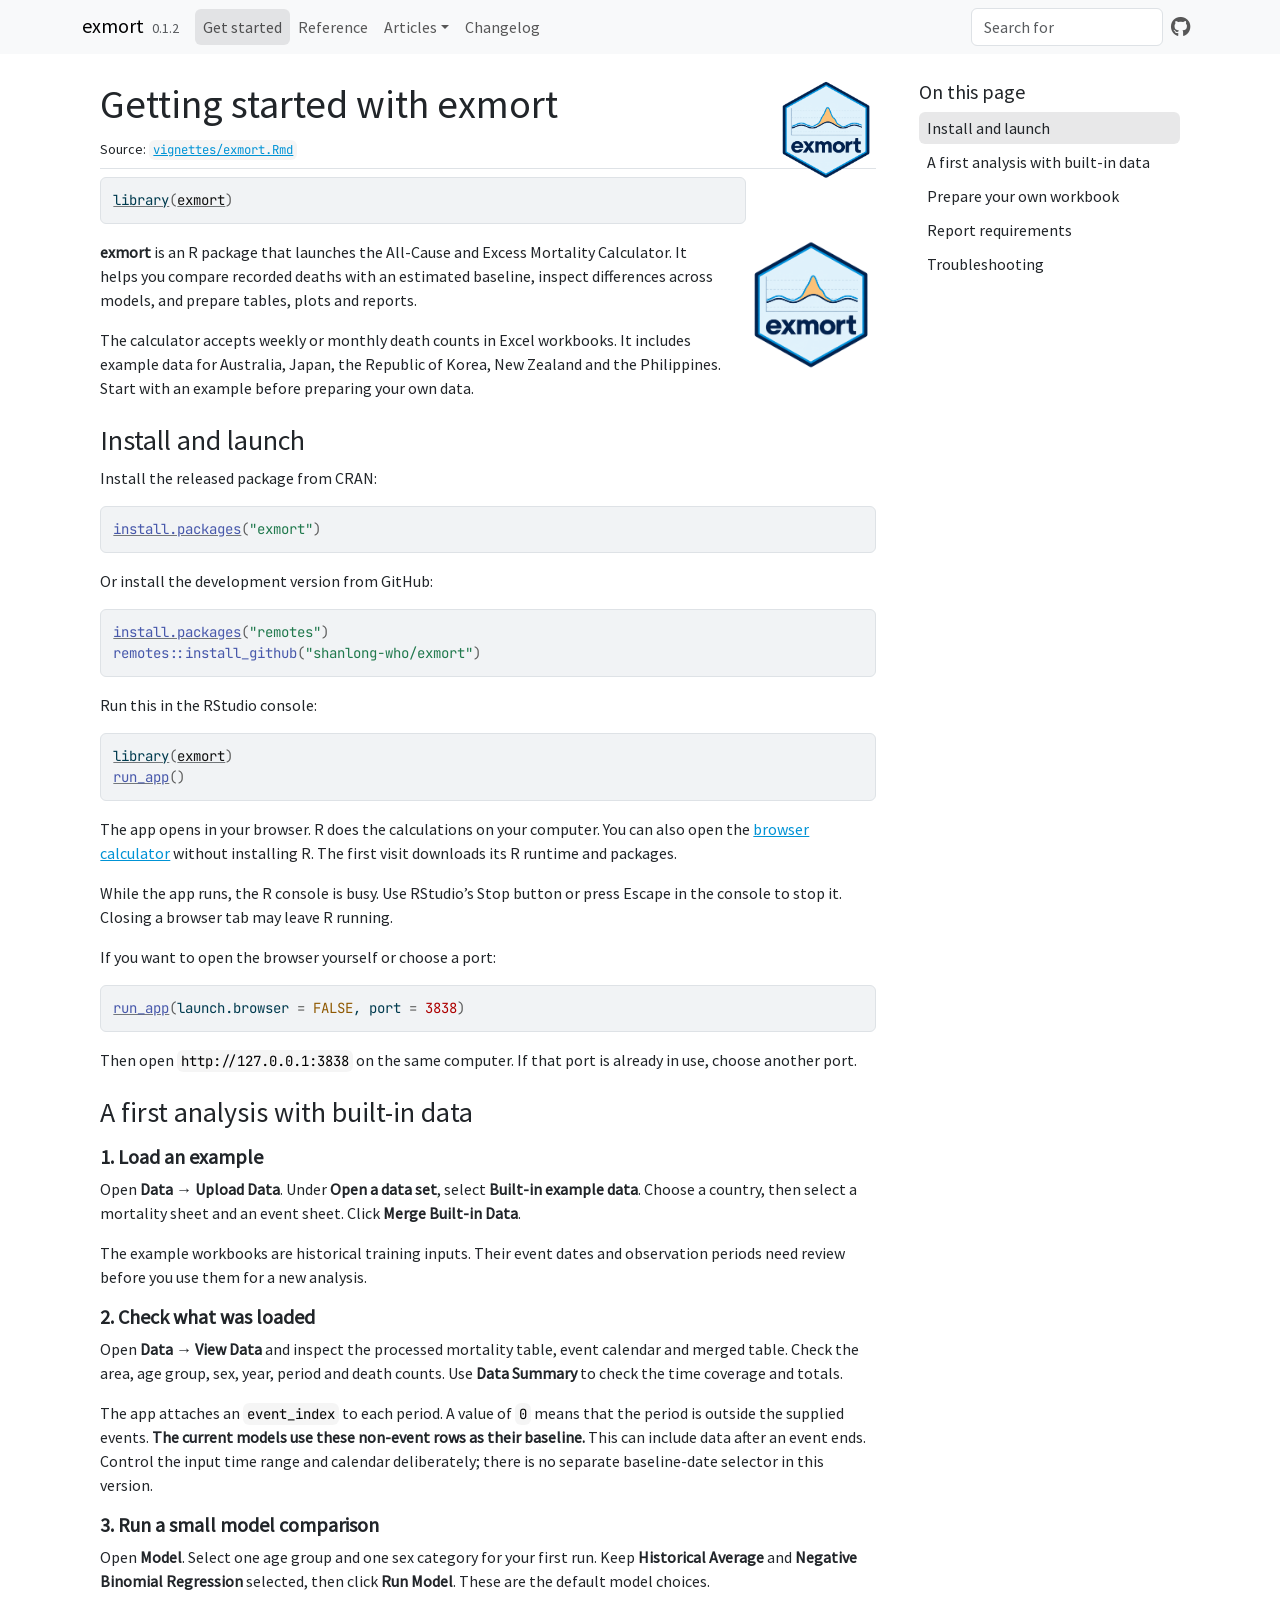
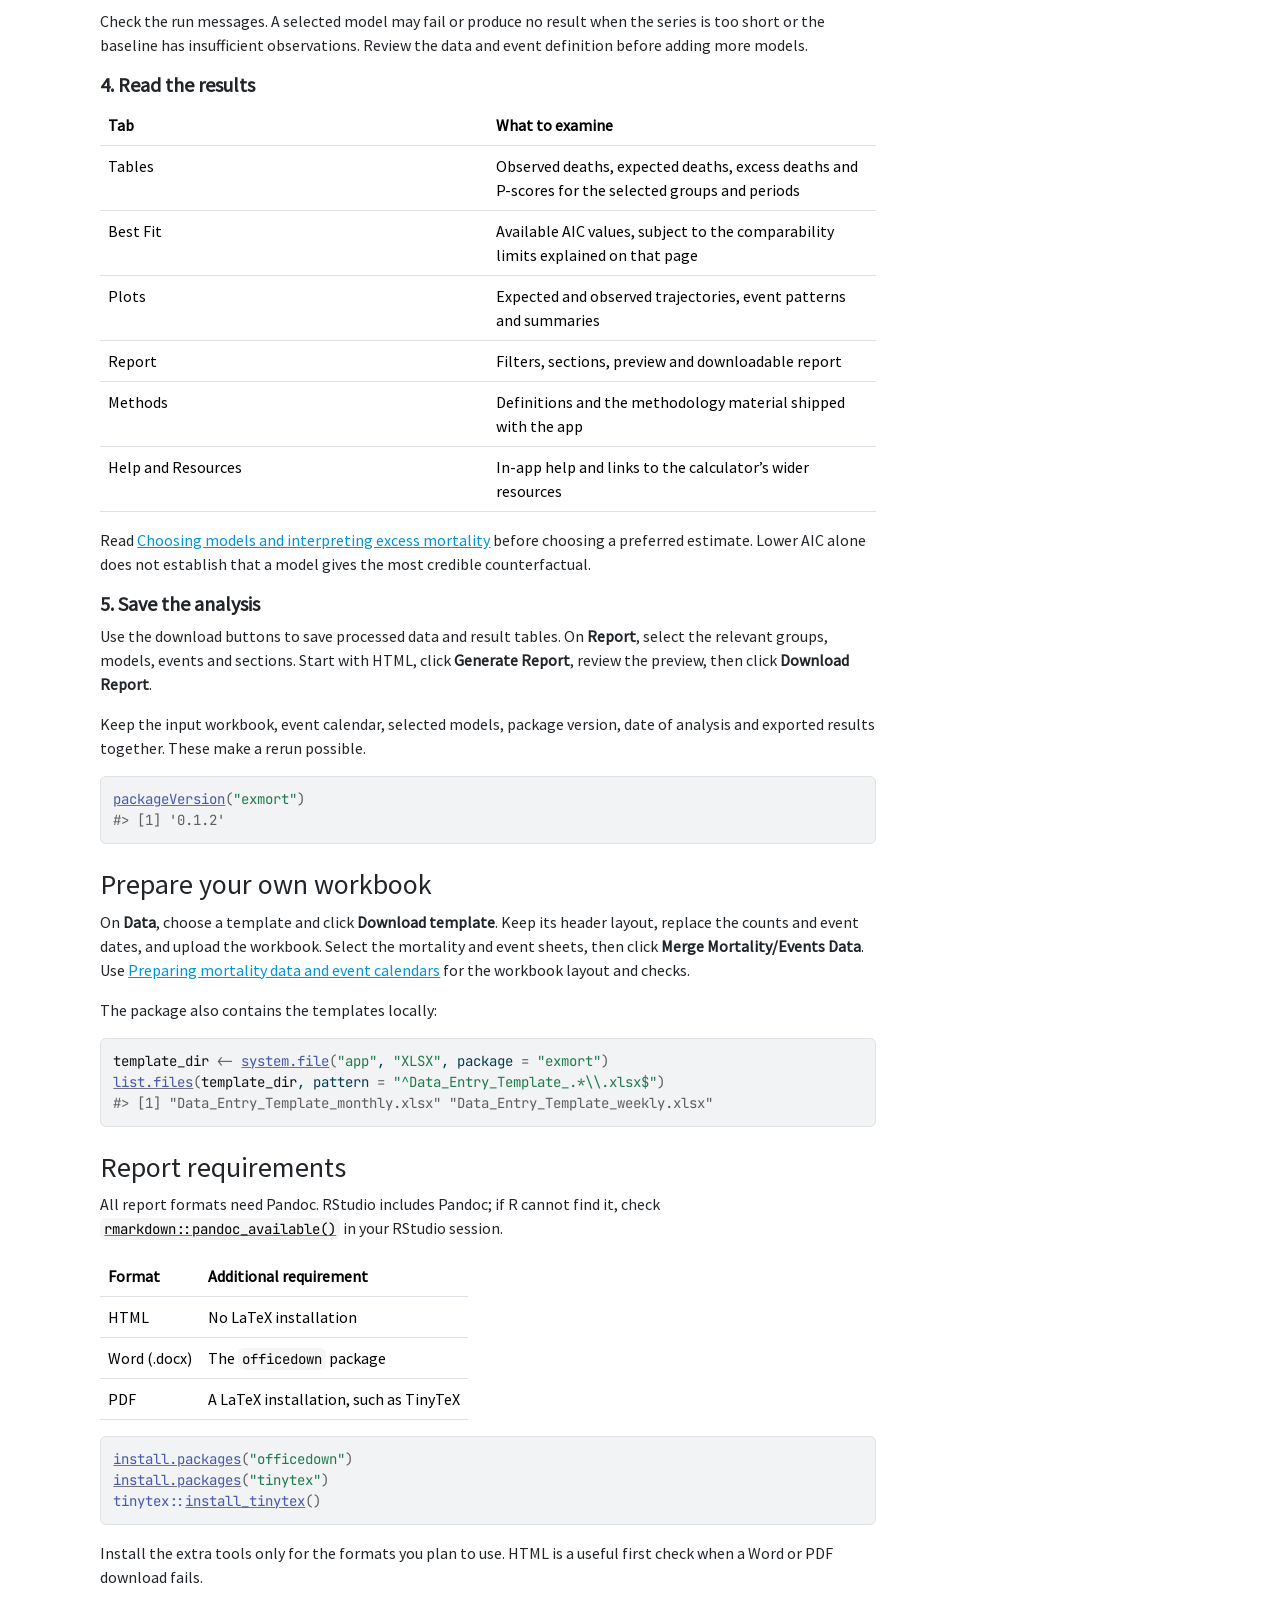
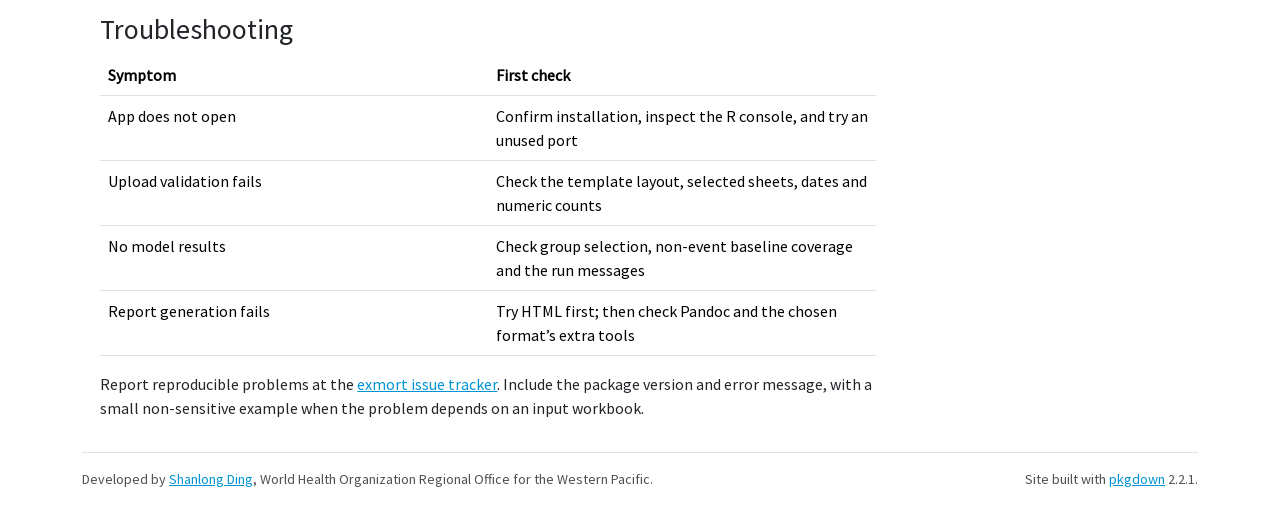
<file: articles/exmort.html>
<!DOCTYPE html>
<!-- Generated by pkgdown: do not edit by hand --><html lang="en-GB">
<head>
<meta charset="UTF-8">
<meta http-equiv="X-UA-Compatible" content="IE=edge">
<meta name="viewport" content="width=device-width, initial-scale=1, shrink-to-fit=no">
<title>Getting started with exmort • exmort</title>
<script src="../deps/jquery-3.6.0/jquery-3.6.0.min.js"></script><meta name="viewport" content="width=device-width, initial-scale=1, shrink-to-fit=no">
<link href="../deps/bootstrap-5.3.8/bootstrap.min.css" rel="stylesheet">
<script src="../deps/bootstrap-5.3.8/bootstrap.bundle.min.js"></script><link href="../deps/Source_Sans_Pro-0.5.0/font.css" rel="stylesheet">
<link href="../deps/JetBrains_Mono-0.5.0/font.css" rel="stylesheet">
<link href="../deps/font-awesome-6.5.2/css/all.min.css" rel="stylesheet">
<link href="../deps/font-awesome-6.5.2/css/v4-shims.min.css" rel="stylesheet">
<script src="../deps/headroom-0.11.0/headroom.min.js"></script><script src="../deps/headroom-0.11.0/jQuery.headroom.min.js"></script><script src="../deps/bootstrap-toc-1.0.1/bootstrap-toc.min.js"></script><script src="../deps/clipboard.js-2.0.11/clipboard.min.js"></script><script src="../deps/search-1.0.0/autocomplete.jquery.min.js"></script><script src="../deps/search-1.0.0/fuse.min.js"></script><script src="../deps/search-1.0.0/mark.min.js"></script><!-- pkgdown --><script src="../pkgdown.js"></script><link href="../extra.css" rel="stylesheet">
<meta property="og:title" content="Getting started with exmort">
</head>
<body>
    <a href="#main" class="visually-hidden-focusable">Skip to contents</a>


    <nav class="navbar navbar-expand-lg fixed-top bg-light" data-bs-theme="light" aria-label="Site navigation"><div class="container">

    <a class="navbar-brand me-2" href="../index.html">exmort</a>

    <small class="nav-text text-muted me-auto" data-bs-toggle="tooltip" data-bs-placement="bottom" title="">0.1.2</small>


    <button class="navbar-toggler" type="button" data-bs-toggle="collapse" data-bs-target="#navbar" aria-controls="navbar" aria-expanded="false" aria-label="Toggle navigation">
      <span class="navbar-toggler-icon"></span>
    </button>

    <div id="navbar" class="collapse navbar-collapse ms-3">
      <ul class="navbar-nav me-auto">
<li class="active nav-item"><a class="nav-link" href="../articles/exmort.html">Get started</a></li>
<li class="nav-item"><a class="nav-link" href="../reference/index.html">Reference</a></li>
<li class="nav-item dropdown">
  <button class="nav-link dropdown-toggle" type="button" id="dropdown-articles" data-bs-toggle="dropdown" aria-expanded="false" aria-haspopup="true">Articles</button>
  <ul class="dropdown-menu" aria-labelledby="dropdown-articles">
<li><a class="dropdown-item" href="../articles/data-preparation.html">Preparing mortality data and event calendars</a></li>
    <li><a class="dropdown-item" href="../articles/models-and-interpretation.html">Choosing models and interpreting excess mortality</a></li>
  </ul>
</li>
<li class="nav-item"><a class="nav-link" href="../news/index.html">Changelog</a></li>
      </ul>
<ul class="navbar-nav">
<li class="nav-item"><form class="form-inline" role="search">
 <input class="form-control" type="search" name="search-input" id="search-input" autocomplete="off" aria-label="Search site" placeholder="Search for" data-search-index="../search.json">
</form></li>
<li class="nav-item"><a class="external-link nav-link" href="https://github.com/shanlong-who/exmort/" aria-label="GitHub"><span class="fa fab fa-github fa-lg"></span></a></li>
      </ul>
</div>


  </div>
</nav><div class="container template-article">




<div class="row">
  <main id="main" class="col-md-9"><div class="page-header">
      <img src="../logo.png" class="logo" alt=""><h1>Getting started with exmort</h1>
            
      
      <small class="dont-index">Source: <a href="https://github.com/shanlong-who/exmort/blob/v0.1.2/vignettes/exmort.Rmd" class="external-link"><code>vignettes/exmort.Rmd</code></a></small>
      <div class="d-none name"><code>exmort.Rmd</code></div>
    </div>

    
    
<div class="sourceCode" id="cb1"><pre class="downlit sourceCode r">
<code class="sourceCode R"><span><span class="kw"><a href="https://rdrr.io/r/base/library.html" class="external-link">library</a></span><span class="op">(</span><span class="va"><a href="https://github.com/shanlong-who/exmort" class="external-link">exmort</a></span><span class="op">)</span></span></code></pre></div>
<p><img src="../reference/figures/logo.png" style="width: 130px; height: auto; float: right; margin: 0 0 1rem 1.25rem;" alt="exmort hex logo showing observed deaths above an expected baseline"></p>
<p><strong>exmort</strong> is an R package that launches the All-Cause
and Excess Mortality Calculator. It helps you compare recorded deaths
with an estimated baseline, inspect differences across models, and
prepare tables, plots and reports.</p>
<p>The calculator accepts weekly or monthly death counts in Excel
workbooks. It includes example data for Australia, Japan, the Republic
of Korea, New Zealand and the Philippines. Start with an example before
preparing your own data.</p>
<div class="section level2">
<h2 id="install-and-launch">Install and launch<a class="anchor" aria-label="anchor" href="#install-and-launch"></a>
</h2>
<p>Install the released package from CRAN:</p>
<div class="sourceCode" id="cb2"><pre class="downlit sourceCode r">
<code class="sourceCode R"><span><span class="fu"><a href="https://rdrr.io/r/utils/install.packages.html" class="external-link">install.packages</a></span><span class="op">(</span><span class="st">"exmort"</span><span class="op">)</span></span></code></pre></div>
<p>Or install the development version from GitHub:</p>
<div class="sourceCode" id="cb3"><pre class="downlit sourceCode r">
<code class="sourceCode R"><span><span class="fu"><a href="https://rdrr.io/r/utils/install.packages.html" class="external-link">install.packages</a></span><span class="op">(</span><span class="st">"remotes"</span><span class="op">)</span></span>
<span><span class="fu">remotes</span><span class="fu">::</span><span class="fu">install_github</span><span class="op">(</span><span class="st">"shanlong-who/exmort"</span><span class="op">)</span></span></code></pre></div>
<p>Run this in the RStudio console:</p>
<div class="sourceCode" id="cb4"><pre class="downlit sourceCode r">
<code class="sourceCode R"><span><span class="kw"><a href="https://rdrr.io/r/base/library.html" class="external-link">library</a></span><span class="op">(</span><span class="va"><a href="https://github.com/shanlong-who/exmort" class="external-link">exmort</a></span><span class="op">)</span></span>
<span><span class="fu"><a href="../reference/run_app.html">run_app</a></span><span class="op">(</span><span class="op">)</span></span></code></pre></div>
<p>The app opens in your browser. R does the calculations on your
computer. You can also open the <a href="https://shanlong-who.github.io/excess-mortality/" class="external-link">browser
calculator</a> without installing R. The first visit downloads its R
runtime and packages.</p>
<p>While the app runs, the R console is busy. Use RStudio’s Stop button
or press Escape in the console to stop it. Closing a browser tab may
leave R running.</p>
<p>If you want to open the browser yourself or choose a port:</p>
<div class="sourceCode" id="cb5"><pre class="downlit sourceCode r">
<code class="sourceCode R"><span><span class="fu"><a href="../reference/run_app.html">run_app</a></span><span class="op">(</span>launch.browser <span class="op">=</span> <span class="cn">FALSE</span>, port <span class="op">=</span> <span class="fl">3838</span><span class="op">)</span></span></code></pre></div>
<p>Then open <code>http://127.0.0.1:3838</code> on the same computer. If
that port is already in use, choose another port.</p>
</div>
<div class="section level2">
<h2 id="a-first-analysis-with-built-in-data">A first analysis with built-in data<a class="anchor" aria-label="anchor" href="#a-first-analysis-with-built-in-data"></a>
</h2>
<div class="section level3">
<h3 id="load-an-example">1. Load an example<a class="anchor" aria-label="anchor" href="#load-an-example"></a>
</h3>
<p>Open <strong>Data → Upload Data</strong>. Under <strong>Open a data
set</strong>, select <strong>Built-in example data</strong>. Choose a
country, then select a mortality sheet and an event sheet. Click
<strong>Merge Built-in Data</strong>.</p>
<p>The example workbooks are historical training inputs. Their event
dates and observation periods need review before you use them for a new
analysis.</p>
</div>
<div class="section level3">
<h3 id="check-what-was-loaded">2. Check what was loaded<a class="anchor" aria-label="anchor" href="#check-what-was-loaded"></a>
</h3>
<p>Open <strong>Data → View Data</strong> and inspect the processed
mortality table, event calendar and merged table. Check the area, age
group, sex, year, period and death counts. Use <strong>Data
Summary</strong> to check the time coverage and totals.</p>
<p>The app attaches an <code>event_index</code> to each period. A value
of <code>0</code> means that the period is outside the supplied events.
<strong>The current models use these non-event rows as their
baseline.</strong> This can include data after an event ends. Control
the input time range and calendar deliberately; there is no separate
baseline-date selector in this version.</p>
</div>
<div class="section level3">
<h3 id="run-a-small-model-comparison">3. Run a small model comparison<a class="anchor" aria-label="anchor" href="#run-a-small-model-comparison"></a>
</h3>
<p>Open <strong>Model</strong>. Select one age group and one sex
category for your first run. Keep <strong>Historical Average</strong>
and <strong>Negative Binomial Regression</strong> selected, then click
<strong>Run Model</strong>. These are the default model choices.</p>
<p>Check the run messages. A selected model may fail or produce no
result when the series is too short or the baseline has insufficient
observations. Review the data and event definition before adding more
models.</p>
</div>
<div class="section level3">
<h3 id="read-the-results">4. Read the results<a class="anchor" aria-label="anchor" href="#read-the-results"></a>
</h3>
<table class="table">
<colgroup>
<col width="50%">
<col width="50%">
</colgroup>
<thead><tr class="header">
<th>Tab</th>
<th>What to examine</th>
</tr></thead>
<tbody>
<tr class="odd">
<td>Tables</td>
<td>Observed deaths, expected deaths, excess deaths and P-scores for the
selected groups and periods</td>
</tr>
<tr class="even">
<td>Best Fit</td>
<td>Available AIC values, subject to the comparability limits explained
on that page</td>
</tr>
<tr class="odd">
<td>Plots</td>
<td>Expected and observed trajectories, event patterns and
summaries</td>
</tr>
<tr class="even">
<td>Report</td>
<td>Filters, sections, preview and downloadable report</td>
</tr>
<tr class="odd">
<td>Methods</td>
<td>Definitions and the methodology material shipped with the app</td>
</tr>
<tr class="even">
<td>Help and Resources</td>
<td>In-app help and links to the calculator’s wider resources</td>
</tr>
</tbody>
</table>
<p>Read <a href="models-and-interpretation.html">Choosing models and
interpreting excess mortality</a> before choosing a preferred estimate.
Lower AIC alone does not establish that a model gives the most credible
counterfactual.</p>
</div>
<div class="section level3">
<h3 id="save-the-analysis">5. Save the analysis<a class="anchor" aria-label="anchor" href="#save-the-analysis"></a>
</h3>
<p>Use the download buttons to save processed data and result tables. On
<strong>Report</strong>, select the relevant groups, models, events and
sections. Start with HTML, click <strong>Generate Report</strong>,
review the preview, then click <strong>Download Report</strong>.</p>
<p>Keep the input workbook, event calendar, selected models, package
version, date of analysis and exported results together. These make a
rerun possible.</p>
<div class="sourceCode" id="cb6"><pre class="downlit sourceCode r">
<code class="sourceCode R"><span><span class="fu"><a href="https://rdrr.io/r/utils/packageDescription.html" class="external-link">packageVersion</a></span><span class="op">(</span><span class="st">"exmort"</span><span class="op">)</span></span>
<span><span class="co">#&gt; [1] '0.1.2'</span></span></code></pre></div>
</div>
</div>
<div class="section level2">
<h2 id="prepare-your-own-workbook">Prepare your own workbook<a class="anchor" aria-label="anchor" href="#prepare-your-own-workbook"></a>
</h2>
<p>On <strong>Data</strong>, choose a template and click
<strong>Download template</strong>. Keep its header layout, replace the
counts and event dates, and upload the workbook. Select the mortality
and event sheets, then click <strong>Merge Mortality/Events
Data</strong>. Use <a href="data-preparation.html">Preparing mortality
data and event calendars</a> for the workbook layout and checks.</p>
<p>The package also contains the templates locally:</p>
<div class="sourceCode" id="cb7"><pre class="downlit sourceCode r">
<code class="sourceCode R"><span><span class="va">template_dir</span> <span class="op">&lt;-</span> <span class="fu"><a href="https://rdrr.io/r/base/system.file.html" class="external-link">system.file</a></span><span class="op">(</span><span class="st">"app"</span>, <span class="st">"XLSX"</span>, package <span class="op">=</span> <span class="st">"exmort"</span><span class="op">)</span></span>
<span><span class="fu"><a href="https://rdrr.io/r/base/list.files.html" class="external-link">list.files</a></span><span class="op">(</span><span class="va">template_dir</span>, pattern <span class="op">=</span> <span class="st">"^Data_Entry_Template_.*\\.xlsx$"</span><span class="op">)</span></span>
<span><span class="co">#&gt; [1] "Data_Entry_Template_monthly.xlsx" "Data_Entry_Template_weekly.xlsx"</span></span></code></pre></div>
</div>
<div class="section level2">
<h2 id="report-requirements">Report requirements<a class="anchor" aria-label="anchor" href="#report-requirements"></a>
</h2>
<p>All report formats need Pandoc. RStudio includes Pandoc; if R cannot
find it, check <code><a href="https://pkgs.rstudio.com/rmarkdown/reference/pandoc_available.html" class="external-link">rmarkdown::pandoc_available()</a></code> in your
RStudio session.</p>
<table class="table">
<thead><tr class="header">
<th>Format</th>
<th>Additional requirement</th>
</tr></thead>
<tbody>
<tr class="odd">
<td>HTML</td>
<td>No LaTeX installation</td>
</tr>
<tr class="even">
<td>Word (.docx)</td>
<td>The <code>officedown</code> package</td>
</tr>
<tr class="odd">
<td>PDF</td>
<td>A LaTeX installation, such as TinyTeX</td>
</tr>
</tbody>
</table>
<div class="sourceCode" id="cb8"><pre class="downlit sourceCode r">
<code class="sourceCode R"><span><span class="fu"><a href="https://rdrr.io/r/utils/install.packages.html" class="external-link">install.packages</a></span><span class="op">(</span><span class="st">"officedown"</span><span class="op">)</span></span>
<span><span class="fu"><a href="https://rdrr.io/r/utils/install.packages.html" class="external-link">install.packages</a></span><span class="op">(</span><span class="st">"tinytex"</span><span class="op">)</span></span>
<span><span class="fu">tinytex</span><span class="fu">::</span><span class="fu"><a href="https://rdrr.io/pkg/tinytex/man/install_tinytex.html" class="external-link">install_tinytex</a></span><span class="op">(</span><span class="op">)</span></span></code></pre></div>
<p>Install the extra tools only for the formats you plan to use. HTML is
a useful first check when a Word or PDF download fails.</p>
</div>
<div class="section level2">
<h2 id="troubleshooting">Troubleshooting<a class="anchor" aria-label="anchor" href="#troubleshooting"></a>
</h2>
<table class="table">
<colgroup>
<col width="50%">
<col width="50%">
</colgroup>
<thead><tr class="header">
<th>Symptom</th>
<th>First check</th>
</tr></thead>
<tbody>
<tr class="odd">
<td>App does not open</td>
<td>Confirm installation, inspect the R console, and try an unused
port</td>
</tr>
<tr class="even">
<td>Upload validation fails</td>
<td>Check the template layout, selected sheets, dates and numeric
counts</td>
</tr>
<tr class="odd">
<td>No model results</td>
<td>Check group selection, non-event baseline coverage and the run
messages</td>
</tr>
<tr class="even">
<td>Report generation fails</td>
<td>Try HTML first; then check Pandoc and the chosen format’s extra
tools</td>
</tr>
</tbody>
</table>
<p>Report reproducible problems at the <a href="https://github.com/shanlong-who/exmort/issues" class="external-link">exmort issue
tracker</a>. Include the package version and error message, with a small
non-sensitive example when the problem depends on an input workbook.</p>
</div>
  </main><aside class="col-md-3"><nav id="toc" aria-label="Table of contents"><h2>On this page</h2>
    </nav></aside>
</div>



    <footer><div class="pkgdown-footer-left">
  <p>Developed by <a href="https://github.com/shanlong-who" class="external-link">Shanlong Ding</a>, World Health Organization Regional Office for the Western Pacific.</p>
</div>

<div class="pkgdown-footer-right">
  <p>Site built with <a href="https://pkgdown.r-lib.org/" class="external-link">pkgdown</a> 2.2.1.</p>
</div>

    </footer>
</div>





  </body>
</html>
</file>
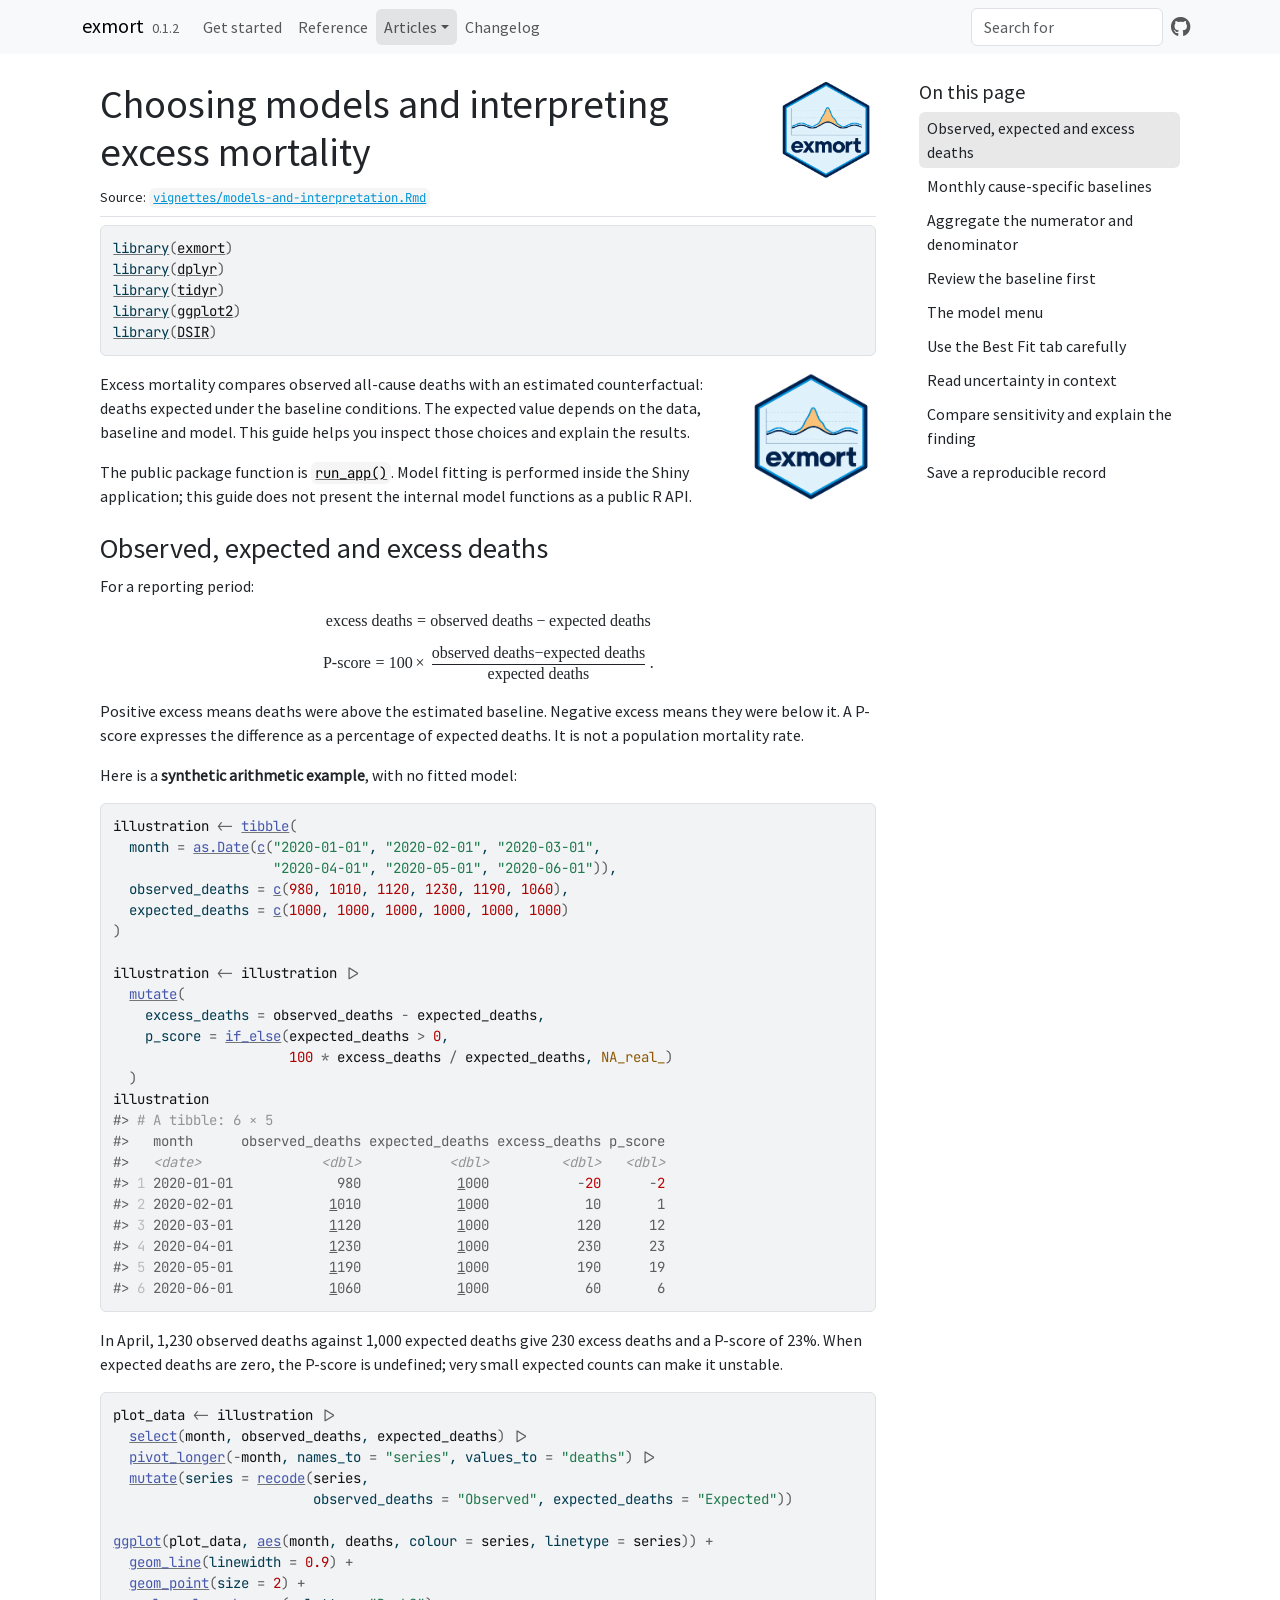
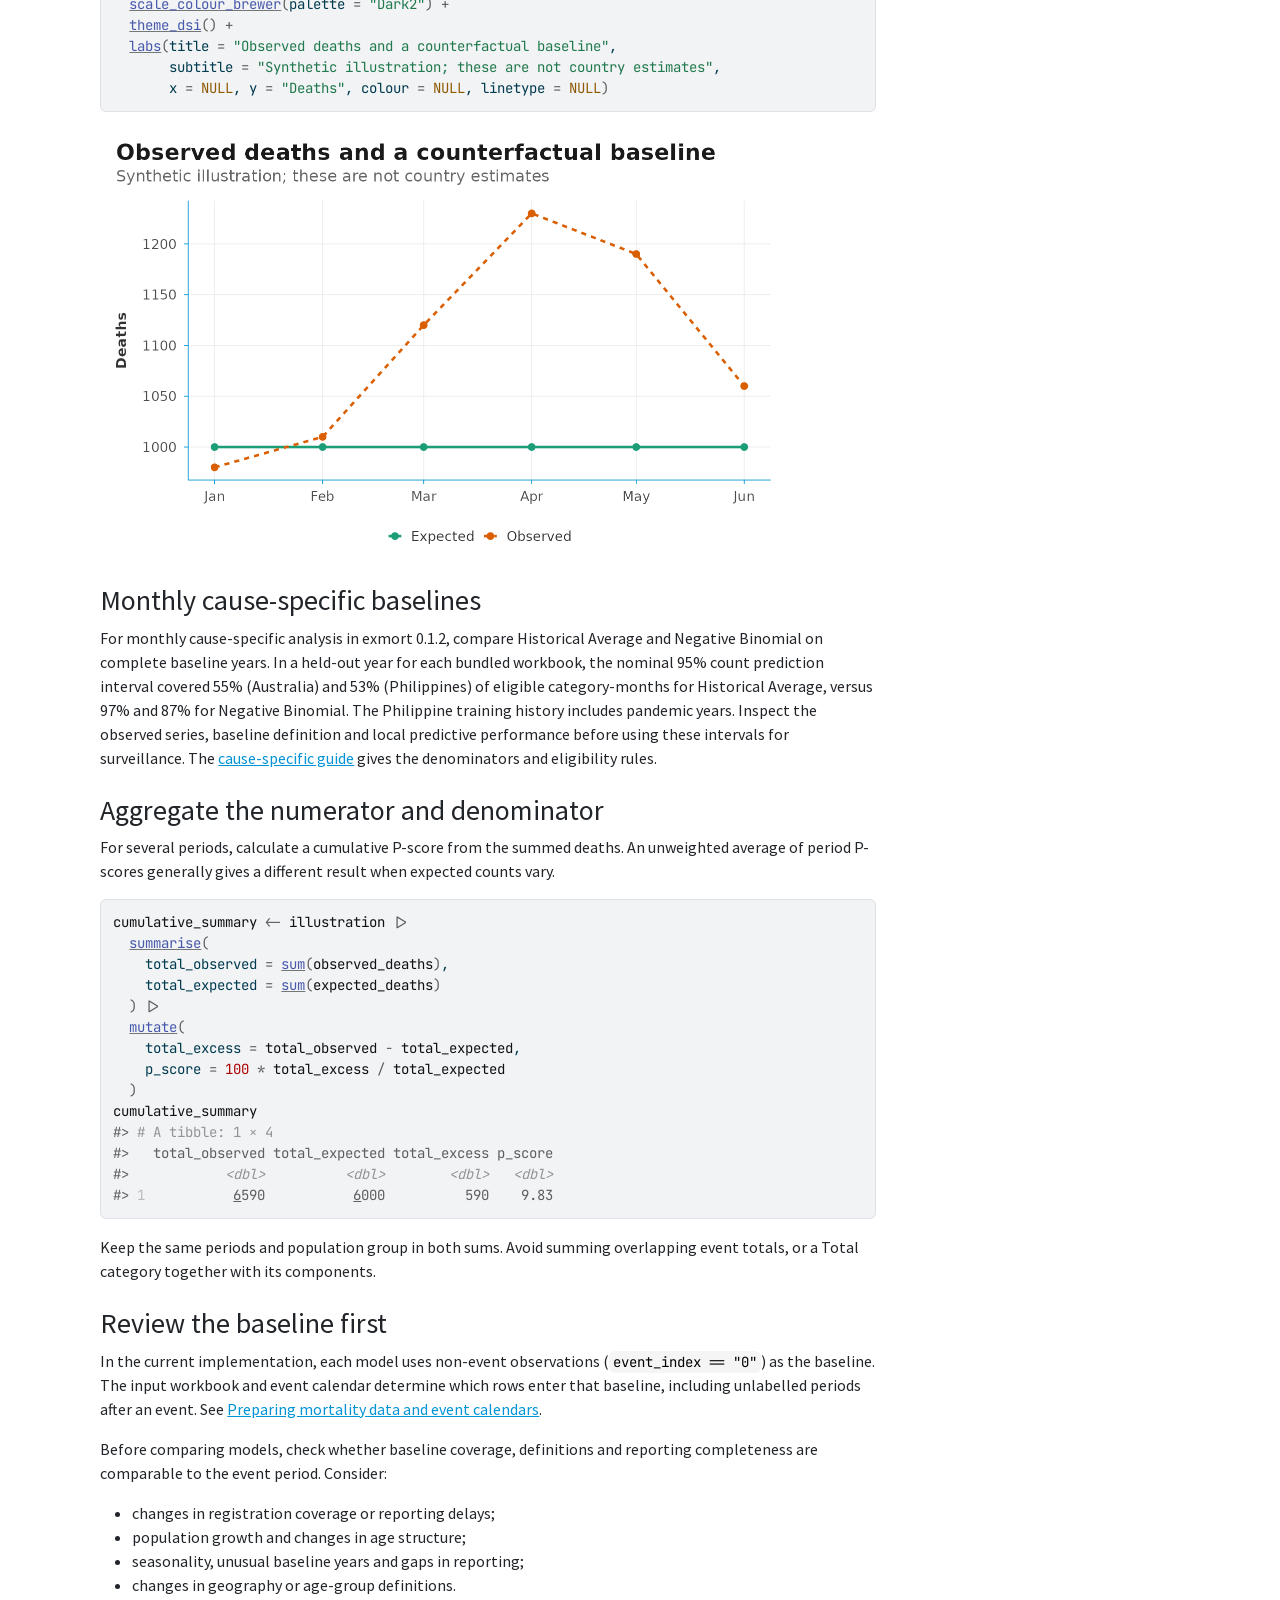
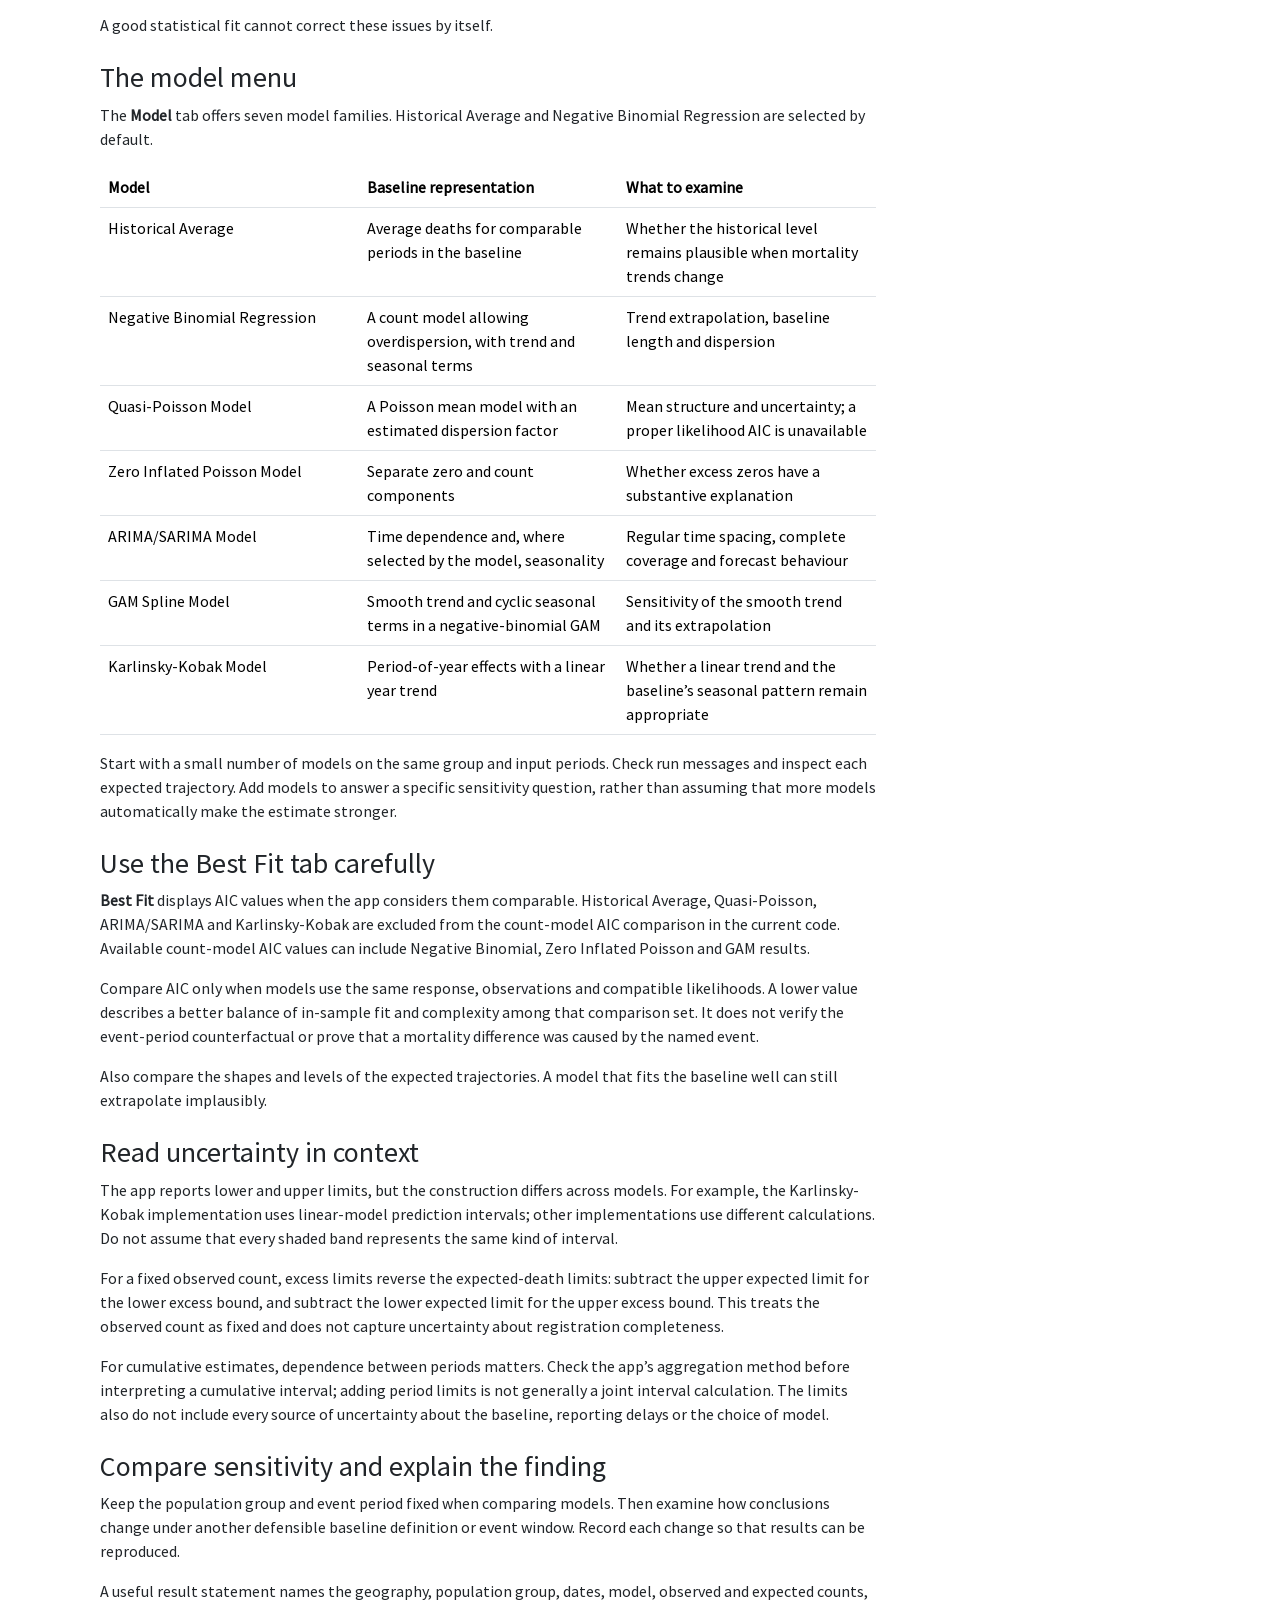
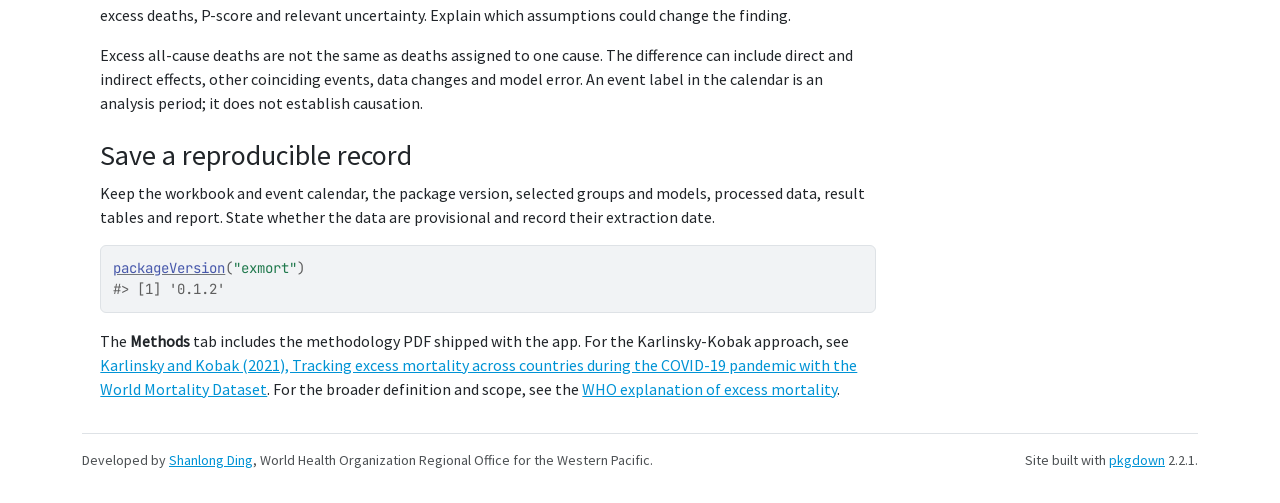
<file: articles/models-and-interpretation.html>
<!DOCTYPE html>
<!-- Generated by pkgdown: do not edit by hand --><html lang="en-GB">
<head>
<meta charset="UTF-8">
<meta http-equiv="X-UA-Compatible" content="IE=edge">
<meta name="viewport" content="width=device-width, initial-scale=1, shrink-to-fit=no">
<title>Choosing models and interpreting excess mortality • exmort</title>
<script src="../deps/jquery-3.6.0/jquery-3.6.0.min.js"></script><meta name="viewport" content="width=device-width, initial-scale=1, shrink-to-fit=no">
<link href="../deps/bootstrap-5.3.8/bootstrap.min.css" rel="stylesheet">
<script src="../deps/bootstrap-5.3.8/bootstrap.bundle.min.js"></script><link href="../deps/Source_Sans_Pro-0.5.0/font.css" rel="stylesheet">
<link href="../deps/JetBrains_Mono-0.5.0/font.css" rel="stylesheet">
<link href="../deps/font-awesome-6.5.2/css/all.min.css" rel="stylesheet">
<link href="../deps/font-awesome-6.5.2/css/v4-shims.min.css" rel="stylesheet">
<script src="../deps/headroom-0.11.0/headroom.min.js"></script><script src="../deps/headroom-0.11.0/jQuery.headroom.min.js"></script><script src="../deps/bootstrap-toc-1.0.1/bootstrap-toc.min.js"></script><script src="../deps/clipboard.js-2.0.11/clipboard.min.js"></script><script src="../deps/search-1.0.0/autocomplete.jquery.min.js"></script><script src="../deps/search-1.0.0/fuse.min.js"></script><script src="../deps/search-1.0.0/mark.min.js"></script><!-- pkgdown --><script src="../pkgdown.js"></script><link href="../extra.css" rel="stylesheet">
<meta property="og:title" content="Choosing models and interpreting excess mortality">
</head>
<body>
    <a href="#main" class="visually-hidden-focusable">Skip to contents</a>


    <nav class="navbar navbar-expand-lg fixed-top bg-light" data-bs-theme="light" aria-label="Site navigation"><div class="container">

    <a class="navbar-brand me-2" href="../index.html">exmort</a>

    <small class="nav-text text-muted me-auto" data-bs-toggle="tooltip" data-bs-placement="bottom" title="">0.1.2</small>


    <button class="navbar-toggler" type="button" data-bs-toggle="collapse" data-bs-target="#navbar" aria-controls="navbar" aria-expanded="false" aria-label="Toggle navigation">
      <span class="navbar-toggler-icon"></span>
    </button>

    <div id="navbar" class="collapse navbar-collapse ms-3">
      <ul class="navbar-nav me-auto">
<li class="nav-item"><a class="nav-link" href="../articles/exmort.html">Get started</a></li>
<li class="nav-item"><a class="nav-link" href="../reference/index.html">Reference</a></li>
<li class="active nav-item dropdown">
  <button class="nav-link dropdown-toggle" type="button" id="dropdown-articles" data-bs-toggle="dropdown" aria-expanded="false" aria-haspopup="true">Articles</button>
  <ul class="dropdown-menu" aria-labelledby="dropdown-articles">
<li><a class="dropdown-item" href="../articles/data-preparation.html">Preparing mortality data and event calendars</a></li>
    <li><a class="dropdown-item" href="../articles/models-and-interpretation.html">Choosing models and interpreting excess mortality</a></li>
  </ul>
</li>
<li class="nav-item"><a class="nav-link" href="../news/index.html">Changelog</a></li>
      </ul>
<ul class="navbar-nav">
<li class="nav-item"><form class="form-inline" role="search">
 <input class="form-control" type="search" name="search-input" id="search-input" autocomplete="off" aria-label="Search site" placeholder="Search for" data-search-index="../search.json">
</form></li>
<li class="nav-item"><a class="external-link nav-link" href="https://github.com/shanlong-who/exmort/" aria-label="GitHub"><span class="fa fab fa-github fa-lg"></span></a></li>
      </ul>
</div>


  </div>
</nav><div class="container template-article">




<div class="row">
  <main id="main" class="col-md-9"><div class="page-header">
      <img src="../logo.png" class="logo" alt=""><h1>Choosing models and interpreting excess mortality</h1>
            
      
      <small class="dont-index">Source: <a href="https://github.com/shanlong-who/exmort/blob/v0.1.2/vignettes/models-and-interpretation.Rmd" class="external-link"><code>vignettes/models-and-interpretation.Rmd</code></a></small>
      <div class="d-none name"><code>models-and-interpretation.Rmd</code></div>
    </div>

    
    
<div class="sourceCode" id="cb1"><pre class="downlit sourceCode r">
<code class="sourceCode R"><span><span class="kw"><a href="https://rdrr.io/r/base/library.html" class="external-link">library</a></span><span class="op">(</span><span class="va"><a href="https://github.com/shanlong-who/exmort" class="external-link">exmort</a></span><span class="op">)</span></span>
<span><span class="kw"><a href="https://rdrr.io/r/base/library.html" class="external-link">library</a></span><span class="op">(</span><span class="va"><a href="https://dplyr.tidyverse.org" class="external-link">dplyr</a></span><span class="op">)</span></span>
<span><span class="kw"><a href="https://rdrr.io/r/base/library.html" class="external-link">library</a></span><span class="op">(</span><span class="va"><a href="https://tidyr.tidyverse.org" class="external-link">tidyr</a></span><span class="op">)</span></span>
<span><span class="kw"><a href="https://rdrr.io/r/base/library.html" class="external-link">library</a></span><span class="op">(</span><span class="va"><a href="https://ggplot2.tidyverse.org" class="external-link">ggplot2</a></span><span class="op">)</span></span>
<span><span class="kw"><a href="https://rdrr.io/r/base/library.html" class="external-link">library</a></span><span class="op">(</span><span class="va"><a href="https://github.com/shanlong-who/DSIR" class="external-link">DSIR</a></span><span class="op">)</span></span></code></pre></div>
<p><img src="../reference/figures/logo.png" style="width: 130px; height: auto; float: right; margin: 0 0 1rem 1.25rem;" alt="exmort hex logo showing observed deaths above an expected baseline"></p>
<p>Excess mortality compares observed all-cause deaths with an estimated
counterfactual: deaths expected under the baseline conditions. The
expected value depends on the data, baseline and model. This guide helps
you inspect those choices and explain the results.</p>
<p>The public package function is <code><a href="../reference/run_app.html">run_app()</a></code>. Model fitting
is performed inside the Shiny application; this guide does not present
the internal model functions as a public R API.</p>
<div class="section level2">
<h2 id="observed-expected-and-excess-deaths">Observed, expected and excess deaths<a class="anchor" aria-label="anchor" href="#observed-expected-and-excess-deaths"></a>
</h2>
<p>For a reporting period:</p>
<p><math display="block" xmlns="http://www.w3.org/1998/Math/MathML"><semantics><mrow><mtext mathvariant="normal">excess deaths</mtext><mo>=</mo><mtext mathvariant="normal">observed deaths</mtext><mo>−</mo><mtext mathvariant="normal">expected deaths</mtext></mrow><annotation encoding="application/x-tex">
\text{excess deaths} = \text{observed deaths} - \text{expected deaths}
</annotation></semantics></math></p>
<p><math display="block" xmlns="http://www.w3.org/1998/Math/MathML"><semantics><mrow><mtext mathvariant="normal">P-score</mtext><mo>=</mo><mn>100</mn><mo>×</mo><mfrac><mrow><mtext mathvariant="normal">observed deaths</mtext><mo>−</mo><mtext mathvariant="normal">expected deaths</mtext></mrow><mtext mathvariant="normal">expected deaths</mtext></mfrac><mi>.</mi></mrow><annotation encoding="application/x-tex">
\text{P-score} = 100 \times
\frac{\text{observed deaths} - \text{expected deaths}}{\text{expected deaths}}.
</annotation></semantics></math></p>
<p>Positive excess means deaths were above the estimated baseline.
Negative excess means they were below it. A P-score expresses the
difference as a percentage of expected deaths. It is not a population
mortality rate.</p>
<p>Here is a <strong>synthetic arithmetic example</strong>, with no
fitted model:</p>
<div class="sourceCode" id="cb2"><pre class="downlit sourceCode r">
<code class="sourceCode R"><span><span class="va">illustration</span> <span class="op">&lt;-</span> <span class="fu"><a href="https://tibble.tidyverse.org/reference/tibble.html" class="external-link">tibble</a></span><span class="op">(</span></span>
<span>  month <span class="op">=</span> <span class="fu"><a href="https://rdrr.io/r/base/as.Date.html" class="external-link">as.Date</a></span><span class="op">(</span><span class="fu"><a href="https://rdrr.io/r/base/c.html" class="external-link">c</a></span><span class="op">(</span><span class="st">"2020-01-01"</span>, <span class="st">"2020-02-01"</span>, <span class="st">"2020-03-01"</span>,</span>
<span>                    <span class="st">"2020-04-01"</span>, <span class="st">"2020-05-01"</span>, <span class="st">"2020-06-01"</span><span class="op">)</span><span class="op">)</span>,</span>
<span>  observed_deaths <span class="op">=</span> <span class="fu"><a href="https://rdrr.io/r/base/c.html" class="external-link">c</a></span><span class="op">(</span><span class="fl">980</span>, <span class="fl">1010</span>, <span class="fl">1120</span>, <span class="fl">1230</span>, <span class="fl">1190</span>, <span class="fl">1060</span><span class="op">)</span>,</span>
<span>  expected_deaths <span class="op">=</span> <span class="fu"><a href="https://rdrr.io/r/base/c.html" class="external-link">c</a></span><span class="op">(</span><span class="fl">1000</span>, <span class="fl">1000</span>, <span class="fl">1000</span>, <span class="fl">1000</span>, <span class="fl">1000</span>, <span class="fl">1000</span><span class="op">)</span></span>
<span><span class="op">)</span></span>
<span></span>
<span><span class="va">illustration</span> <span class="op">&lt;-</span> <span class="va">illustration</span> <span class="op">|&gt;</span></span>
<span>  <span class="fu"><a href="https://dplyr.tidyverse.org/reference/mutate.html" class="external-link">mutate</a></span><span class="op">(</span></span>
<span>    excess_deaths <span class="op">=</span> <span class="va">observed_deaths</span> <span class="op">-</span> <span class="va">expected_deaths</span>,</span>
<span>    p_score <span class="op">=</span> <span class="fu"><a href="https://dplyr.tidyverse.org/reference/if_else.html" class="external-link">if_else</a></span><span class="op">(</span><span class="va">expected_deaths</span> <span class="op">&gt;</span> <span class="fl">0</span>,</span>
<span>                      <span class="fl">100</span> <span class="op">*</span> <span class="va">excess_deaths</span> <span class="op">/</span> <span class="va">expected_deaths</span>, <span class="cn">NA_real_</span><span class="op">)</span></span>
<span>  <span class="op">)</span></span>
<span><span class="va">illustration</span></span>
<span><span class="co">#&gt; <span style="color: #949494;"># A tibble: 6 × 5</span></span></span>
<span><span class="co">#&gt;   month      observed_deaths expected_deaths excess_deaths p_score</span></span>
<span><span class="co">#&gt;   <span style="color: #949494; font-style: italic;">&lt;date&gt;</span>               <span style="color: #949494; font-style: italic;">&lt;dbl&gt;</span>           <span style="color: #949494; font-style: italic;">&lt;dbl&gt;</span>         <span style="color: #949494; font-style: italic;">&lt;dbl&gt;</span>   <span style="color: #949494; font-style: italic;">&lt;dbl&gt;</span></span></span>
<span><span class="co">#&gt; <span style="color: #BCBCBC;">1</span> 2020-01-01             980            <span style="text-decoration: underline;">1</span>000           -<span style="color: #BB0000;">20</span>      -<span style="color: #BB0000;">2</span></span></span>
<span><span class="co">#&gt; <span style="color: #BCBCBC;">2</span> 2020-02-01            <span style="text-decoration: underline;">1</span>010            <span style="text-decoration: underline;">1</span>000            10       1</span></span>
<span><span class="co">#&gt; <span style="color: #BCBCBC;">3</span> 2020-03-01            <span style="text-decoration: underline;">1</span>120            <span style="text-decoration: underline;">1</span>000           120      12</span></span>
<span><span class="co">#&gt; <span style="color: #BCBCBC;">4</span> 2020-04-01            <span style="text-decoration: underline;">1</span>230            <span style="text-decoration: underline;">1</span>000           230      23</span></span>
<span><span class="co">#&gt; <span style="color: #BCBCBC;">5</span> 2020-05-01            <span style="text-decoration: underline;">1</span>190            <span style="text-decoration: underline;">1</span>000           190      19</span></span>
<span><span class="co">#&gt; <span style="color: #BCBCBC;">6</span> 2020-06-01            <span style="text-decoration: underline;">1</span>060            <span style="text-decoration: underline;">1</span>000            60       6</span></span></code></pre></div>
<p>In April, 1,230 observed deaths against 1,000 expected deaths give
230 excess deaths and a P-score of 23%. When expected deaths are zero,
the P-score is undefined; very small expected counts can make it
unstable.</p>
<div class="sourceCode" id="cb3"><pre class="downlit sourceCode r">
<code class="sourceCode R"><span><span class="va">plot_data</span> <span class="op">&lt;-</span> <span class="va">illustration</span> <span class="op">|&gt;</span></span>
<span>  <span class="fu"><a href="https://dplyr.tidyverse.org/reference/select.html" class="external-link">select</a></span><span class="op">(</span><span class="va">month</span>, <span class="va">observed_deaths</span>, <span class="va">expected_deaths</span><span class="op">)</span> <span class="op">|&gt;</span></span>
<span>  <span class="fu"><a href="https://tidyr.tidyverse.org/reference/pivot_longer.html" class="external-link">pivot_longer</a></span><span class="op">(</span><span class="op">-</span><span class="va">month</span>, names_to <span class="op">=</span> <span class="st">"series"</span>, values_to <span class="op">=</span> <span class="st">"deaths"</span><span class="op">)</span> <span class="op">|&gt;</span></span>
<span>  <span class="fu"><a href="https://dplyr.tidyverse.org/reference/mutate.html" class="external-link">mutate</a></span><span class="op">(</span>series <span class="op">=</span> <span class="fu"><a href="https://dplyr.tidyverse.org/reference/recode.html" class="external-link">recode</a></span><span class="op">(</span><span class="va">series</span>,</span>
<span>                         observed_deaths <span class="op">=</span> <span class="st">"Observed"</span>, expected_deaths <span class="op">=</span> <span class="st">"Expected"</span><span class="op">)</span><span class="op">)</span></span>
<span></span>
<span><span class="fu"><a href="https://ggplot2.tidyverse.org/reference/ggplot.html" class="external-link">ggplot</a></span><span class="op">(</span><span class="va">plot_data</span>, <span class="fu"><a href="https://ggplot2.tidyverse.org/reference/aes.html" class="external-link">aes</a></span><span class="op">(</span><span class="va">month</span>, <span class="va">deaths</span>, colour <span class="op">=</span> <span class="va">series</span>, linetype <span class="op">=</span> <span class="va">series</span><span class="op">)</span><span class="op">)</span> <span class="op">+</span></span>
<span>  <span class="fu"><a href="https://ggplot2.tidyverse.org/reference/geom_path.html" class="external-link">geom_line</a></span><span class="op">(</span>linewidth <span class="op">=</span> <span class="fl">0.9</span><span class="op">)</span> <span class="op">+</span></span>
<span>  <span class="fu"><a href="https://ggplot2.tidyverse.org/reference/geom_point.html" class="external-link">geom_point</a></span><span class="op">(</span>size <span class="op">=</span> <span class="fl">2</span><span class="op">)</span> <span class="op">+</span></span>
<span>  <span class="fu"><a href="https://ggplot2.tidyverse.org/reference/scale_brewer.html" class="external-link">scale_colour_brewer</a></span><span class="op">(</span>palette <span class="op">=</span> <span class="st">"Dark2"</span><span class="op">)</span> <span class="op">+</span></span>
<span>  <span class="fu"><a href="https://shanlong-who.github.io/DSIR/reference/theme_dsi.html" class="external-link">theme_dsi</a></span><span class="op">(</span><span class="op">)</span> <span class="op">+</span></span>
<span>  <span class="fu"><a href="https://ggplot2.tidyverse.org/reference/labs.html" class="external-link">labs</a></span><span class="op">(</span>title <span class="op">=</span> <span class="st">"Observed deaths and a counterfactual baseline"</span>,</span>
<span>       subtitle <span class="op">=</span> <span class="st">"Synthetic illustration; these are not country estimates"</span>,</span>
<span>       x <span class="op">=</span> <span class="cn">NULL</span>, y <span class="op">=</span> <span class="st">"Deaths"</span>, colour <span class="op">=</span> <span class="cn">NULL</span>, linetype <span class="op">=</span> <span class="cn">NULL</span><span class="op">)</span></span></code></pre></div>
<p><img src="models-and-interpretation_files/figure-html/arithmetic-plot-1.png" class="r-plt" alt="Synthetic monthly observed and expected deaths, showing observed deaths rising above a constant expected baseline." width="691.2"></p>
</div>
<div class="section level2">
<h2 id="monthly-cause-specific-baselines">Monthly cause-specific baselines<a class="anchor" aria-label="anchor" href="#monthly-cause-specific-baselines"></a>
</h2>
<p>For monthly cause-specific analysis in exmort 0.1.2, compare
Historical Average and Negative Binomial on complete baseline years. In
a held-out year for each bundled workbook, the nominal 95% count
prediction interval covered 55% (Australia) and 53% (Philippines) of
eligible category-months for Historical Average, versus 97% and 87% for
Negative Binomial. The Philippine training history includes pandemic
years. Inspect the observed series, baseline definition and local
predictive performance before using these intervals for surveillance.
The <a href="https://github.com/shanlong-who/exmort/blob/main/inst/app/CAUSE_SPECIFIC.md" class="external-link">cause-specific
guide</a> gives the denominators and eligibility rules.</p>
</div>
<div class="section level2">
<h2 id="aggregate-the-numerator-and-denominator">Aggregate the numerator and denominator<a class="anchor" aria-label="anchor" href="#aggregate-the-numerator-and-denominator"></a>
</h2>
<p>For several periods, calculate a cumulative P-score from the summed
deaths. An unweighted average of period P-scores generally gives a
different result when expected counts vary.</p>
<div class="sourceCode" id="cb4"><pre class="downlit sourceCode r">
<code class="sourceCode R"><span><span class="va">cumulative_summary</span> <span class="op">&lt;-</span> <span class="va">illustration</span> <span class="op">|&gt;</span></span>
<span>  <span class="fu"><a href="https://dplyr.tidyverse.org/reference/summarise.html" class="external-link">summarise</a></span><span class="op">(</span></span>
<span>    total_observed <span class="op">=</span> <span class="fu"><a href="https://rdrr.io/r/base/sum.html" class="external-link">sum</a></span><span class="op">(</span><span class="va">observed_deaths</span><span class="op">)</span>,</span>
<span>    total_expected <span class="op">=</span> <span class="fu"><a href="https://rdrr.io/r/base/sum.html" class="external-link">sum</a></span><span class="op">(</span><span class="va">expected_deaths</span><span class="op">)</span></span>
<span>  <span class="op">)</span> <span class="op">|&gt;</span></span>
<span>  <span class="fu"><a href="https://dplyr.tidyverse.org/reference/mutate.html" class="external-link">mutate</a></span><span class="op">(</span></span>
<span>    total_excess <span class="op">=</span> <span class="va">total_observed</span> <span class="op">-</span> <span class="va">total_expected</span>,</span>
<span>    p_score <span class="op">=</span> <span class="fl">100</span> <span class="op">*</span> <span class="va">total_excess</span> <span class="op">/</span> <span class="va">total_expected</span></span>
<span>  <span class="op">)</span></span>
<span><span class="va">cumulative_summary</span></span>
<span><span class="co">#&gt; <span style="color: #949494;"># A tibble: 1 × 4</span></span></span>
<span><span class="co">#&gt;   total_observed total_expected total_excess p_score</span></span>
<span><span class="co">#&gt;            <span style="color: #949494; font-style: italic;">&lt;dbl&gt;</span>          <span style="color: #949494; font-style: italic;">&lt;dbl&gt;</span>        <span style="color: #949494; font-style: italic;">&lt;dbl&gt;</span>   <span style="color: #949494; font-style: italic;">&lt;dbl&gt;</span></span></span>
<span><span class="co">#&gt; <span style="color: #BCBCBC;">1</span>           <span style="text-decoration: underline;">6</span>590           <span style="text-decoration: underline;">6</span>000          590    9.83</span></span></code></pre></div>
<p>Keep the same periods and population group in both sums. Avoid
summing overlapping event totals, or a Total category together with its
components.</p>
</div>
<div class="section level2">
<h2 id="review-the-baseline-first">Review the baseline first<a class="anchor" aria-label="anchor" href="#review-the-baseline-first"></a>
</h2>
<p>In the current implementation, each model uses non-event observations
(<code>event_index == "0"</code>) as the baseline. The input workbook
and event calendar determine which rows enter that baseline, including
unlabelled periods after an event. See <a href="data-preparation.html">Preparing mortality data and event
calendars</a>.</p>
<p>Before comparing models, check whether baseline coverage, definitions
and reporting completeness are comparable to the event period.
Consider:</p>
<ul>
<li>changes in registration coverage or reporting delays;</li>
<li>population growth and changes in age structure;</li>
<li>seasonality, unusual baseline years and gaps in reporting;</li>
<li>changes in geography or age-group definitions.</li>
</ul>
<p>A good statistical fit cannot correct these issues by itself.</p>
</div>
<div class="section level2">
<h2 id="the-model-menu">The model menu<a class="anchor" aria-label="anchor" href="#the-model-menu"></a>
</h2>
<p>The <strong>Model</strong> tab offers seven model families.
Historical Average and Negative Binomial Regression are selected by
default.</p>
<table class="table">
<colgroup>
<col width="33%">
<col width="33%">
<col width="33%">
</colgroup>
<thead><tr class="header">
<th>Model</th>
<th>Baseline representation</th>
<th>What to examine</th>
</tr></thead>
<tbody>
<tr class="odd">
<td>Historical Average</td>
<td>Average deaths for comparable periods in the baseline</td>
<td>Whether the historical level remains plausible when mortality trends
change</td>
</tr>
<tr class="even">
<td>Negative Binomial Regression</td>
<td>A count model allowing overdispersion, with trend and seasonal
terms</td>
<td>Trend extrapolation, baseline length and dispersion</td>
</tr>
<tr class="odd">
<td>Quasi-Poisson Model</td>
<td>A Poisson mean model with an estimated dispersion factor</td>
<td>Mean structure and uncertainty; a proper likelihood AIC is
unavailable</td>
</tr>
<tr class="even">
<td>Zero Inflated Poisson Model</td>
<td>Separate zero and count components</td>
<td>Whether excess zeros have a substantive explanation</td>
</tr>
<tr class="odd">
<td>ARIMA/SARIMA Model</td>
<td>Time dependence and, where selected by the model, seasonality</td>
<td>Regular time spacing, complete coverage and forecast behaviour</td>
</tr>
<tr class="even">
<td>GAM Spline Model</td>
<td>Smooth trend and cyclic seasonal terms in a negative-binomial
GAM</td>
<td>Sensitivity of the smooth trend and its extrapolation</td>
</tr>
<tr class="odd">
<td>Karlinsky-Kobak Model</td>
<td>Period-of-year effects with a linear year trend</td>
<td>Whether a linear trend and the baseline’s seasonal pattern remain
appropriate</td>
</tr>
</tbody>
</table>
<p>Start with a small number of models on the same group and input
periods. Check run messages and inspect each expected trajectory. Add
models to answer a specific sensitivity question, rather than assuming
that more models automatically make the estimate stronger.</p>
</div>
<div class="section level2">
<h2 id="use-the-best-fit-tab-carefully">Use the Best Fit tab carefully<a class="anchor" aria-label="anchor" href="#use-the-best-fit-tab-carefully"></a>
</h2>
<p><strong>Best Fit</strong> displays AIC values when the app considers
them comparable. Historical Average, Quasi-Poisson, ARIMA/SARIMA and
Karlinsky-Kobak are excluded from the count-model AIC comparison in the
current code. Available count-model AIC values can include Negative
Binomial, Zero Inflated Poisson and GAM results.</p>
<p>Compare AIC only when models use the same response, observations and
compatible likelihoods. A lower value describes a better balance of
in-sample fit and complexity among that comparison set. It does not
verify the event-period counterfactual or prove that a mortality
difference was caused by the named event.</p>
<p>Also compare the shapes and levels of the expected trajectories. A
model that fits the baseline well can still extrapolate implausibly.</p>
</div>
<div class="section level2">
<h2 id="read-uncertainty-in-context">Read uncertainty in context<a class="anchor" aria-label="anchor" href="#read-uncertainty-in-context"></a>
</h2>
<p>The app reports lower and upper limits, but the construction differs
across models. For example, the Karlinsky-Kobak implementation uses
linear-model prediction intervals; other implementations use different
calculations. Do not assume that every shaded band represents the same
kind of interval.</p>
<p>For a fixed observed count, excess limits reverse the expected-death
limits: subtract the upper expected limit for the lower excess bound,
and subtract the lower expected limit for the upper excess bound. This
treats the observed count as fixed and does not capture uncertainty
about registration completeness.</p>
<p>For cumulative estimates, dependence between periods matters. Check
the app’s aggregation method before interpreting a cumulative interval;
adding period limits is not generally a joint interval calculation. The
limits also do not include every source of uncertainty about the
baseline, reporting delays or the choice of model.</p>
</div>
<div class="section level2">
<h2 id="compare-sensitivity-and-explain-the-finding">Compare sensitivity and explain the finding<a class="anchor" aria-label="anchor" href="#compare-sensitivity-and-explain-the-finding"></a>
</h2>
<p>Keep the population group and event period fixed when comparing
models. Then examine how conclusions change under another defensible
baseline definition or event window. Record each change so that results
can be reproduced.</p>
<p>A useful result statement names the geography, population group,
dates, model, observed and expected counts, excess deaths, P-score and
relevant uncertainty. Explain which assumptions could change the
finding.</p>
<p>Excess all-cause deaths are not the same as deaths assigned to one
cause. The difference can include direct and indirect effects, other
coinciding events, data changes and model error. An event label in the
calendar is an analysis period; it does not establish causation.</p>
</div>
<div class="section level2">
<h2 id="save-a-reproducible-record">Save a reproducible record<a class="anchor" aria-label="anchor" href="#save-a-reproducible-record"></a>
</h2>
<p>Keep the workbook and event calendar, the package version, selected
groups and models, processed data, result tables and report. State
whether the data are provisional and record their extraction date.</p>
<div class="sourceCode" id="cb5"><pre class="downlit sourceCode r">
<code class="sourceCode R"><span><span class="fu"><a href="https://rdrr.io/r/utils/packageDescription.html" class="external-link">packageVersion</a></span><span class="op">(</span><span class="st">"exmort"</span><span class="op">)</span></span>
<span><span class="co">#&gt; [1] '0.1.2'</span></span></code></pre></div>
<p>The <strong>Methods</strong> tab includes the methodology PDF shipped
with the app. For the Karlinsky-Kobak approach, see <a href="https://doi.org/10.7554/eLife.69336" class="external-link">Karlinsky and Kobak (2021),
Tracking excess mortality across countries during the COVID-19 pandemic
with the World Mortality Dataset</a>. For the broader definition and
scope, see the <a href="https://www.who.int/data/stories/the-true-death-toll-of-covid-19-estimating-global-excess-mortality" class="external-link">WHO
explanation of excess mortality</a>.</p>
</div>
  </main><aside class="col-md-3"><nav id="toc" aria-label="Table of contents"><h2>On this page</h2>
    </nav></aside>
</div>



    <footer><div class="pkgdown-footer-left">
  <p>Developed by <a href="https://github.com/shanlong-who" class="external-link">Shanlong Ding</a>, World Health Organization Regional Office for the Western Pacific.</p>
</div>

<div class="pkgdown-footer-right">
  <p>Site built with <a href="https://pkgdown.r-lib.org/" class="external-link">pkgdown</a> 2.2.1.</p>
</div>

    </footer>
</div>





  </body>
</html>
</file>
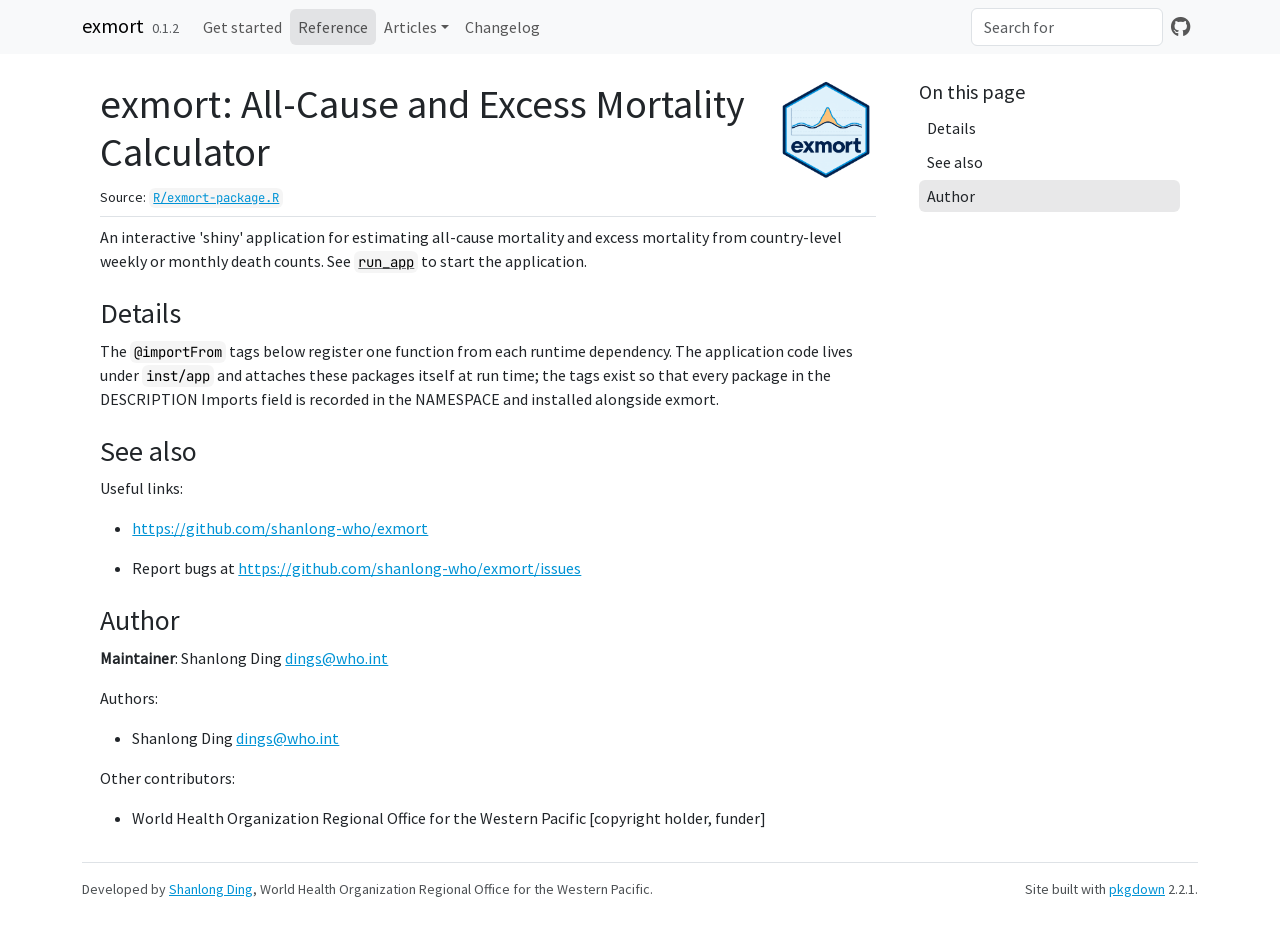
<file: reference/exmort-package.html>
<!DOCTYPE html>
<!-- Generated by pkgdown: do not edit by hand --><html lang="en-GB"><head><meta charset="UTF-8"><meta http-equiv="X-UA-Compatible" content="IE=edge"><meta name="viewport" content="width=device-width, initial-scale=1, shrink-to-fit=no"><title>exmort: All-Cause and Excess Mortality Calculator — exmort-package • exmort</title><script src="../deps/jquery-3.6.0/jquery-3.6.0.min.js"></script><meta name="viewport" content="width=device-width, initial-scale=1, shrink-to-fit=no"><link href="../deps/bootstrap-5.3.8/bootstrap.min.css" rel="stylesheet"><script src="../deps/bootstrap-5.3.8/bootstrap.bundle.min.js"></script><link href="../deps/Source_Sans_Pro-0.5.0/font.css" rel="stylesheet"><link href="../deps/JetBrains_Mono-0.5.0/font.css" rel="stylesheet"><link href="../deps/font-awesome-6.5.2/css/all.min.css" rel="stylesheet"><link href="../deps/font-awesome-6.5.2/css/v4-shims.min.css" rel="stylesheet"><script src="../deps/headroom-0.11.0/headroom.min.js"></script><script src="../deps/headroom-0.11.0/jQuery.headroom.min.js"></script><script src="../deps/bootstrap-toc-1.0.1/bootstrap-toc.min.js"></script><script src="../deps/clipboard.js-2.0.11/clipboard.min.js"></script><script src="../deps/search-1.0.0/autocomplete.jquery.min.js"></script><script src="../deps/search-1.0.0/fuse.min.js"></script><script src="../deps/search-1.0.0/mark.min.js"></script><!-- pkgdown --><script src="../pkgdown.js"></script><link href="../extra.css" rel="stylesheet"><meta property="og:title" content="exmort: All-Cause and Excess Mortality Calculator — exmort-package"><meta name="description" content="An interactive 'shiny' application for estimating all-cause mortality and
excess mortality from country-level weekly or monthly death counts. See
run_app to start the application."><meta property="og:description" content="An interactive 'shiny' application for estimating all-cause mortality and
excess mortality from country-level weekly or monthly death counts. See
run_app to start the application."><meta property="og:image" content="https://shanlong-who.github.io/exmort/logo.png"></head><body>
    <a href="#main" class="visually-hidden-focusable">Skip to contents</a>


    <nav class="navbar navbar-expand-lg fixed-top bg-light" data-bs-theme="light" aria-label="Site navigation"><div class="container">

    <a class="navbar-brand me-2" href="../index.html">exmort</a>

    <small class="nav-text text-muted me-auto" data-bs-toggle="tooltip" data-bs-placement="bottom" title="">0.1.2</small>


    <button class="navbar-toggler" type="button" data-bs-toggle="collapse" data-bs-target="#navbar" aria-controls="navbar" aria-expanded="false" aria-label="Toggle navigation">
      <span class="navbar-toggler-icon"></span>
    </button>

    <div id="navbar" class="collapse navbar-collapse ms-3">
      <ul class="navbar-nav me-auto"><li class="nav-item"><a class="nav-link" href="../articles/exmort.html">Get started</a></li>
<li class="active nav-item"><a class="nav-link" href="../reference/index.html">Reference</a></li>
<li class="nav-item dropdown">
  <button class="nav-link dropdown-toggle" type="button" id="dropdown-articles" data-bs-toggle="dropdown" aria-expanded="false" aria-haspopup="true">Articles</button>
  <ul class="dropdown-menu" aria-labelledby="dropdown-articles"><li><a class="dropdown-item" href="../articles/data-preparation.html">Preparing mortality data and event calendars</a></li>
    <li><a class="dropdown-item" href="../articles/models-and-interpretation.html">Choosing models and interpreting excess mortality</a></li>
  </ul></li>
<li class="nav-item"><a class="nav-link" href="../news/index.html">Changelog</a></li>
      </ul><ul class="navbar-nav"><li class="nav-item"><form class="form-inline" role="search">
 <input class="form-control" type="search" name="search-input" id="search-input" autocomplete="off" aria-label="Search site" placeholder="Search for" data-search-index="../search.json"></form></li>
<li class="nav-item"><a class="external-link nav-link" href="https://github.com/shanlong-who/exmort/" aria-label="GitHub"><span class="fa fab fa-github fa-lg"></span></a></li>
      </ul></div>


  </div>
</nav><div class="container template-reference-topic">
<div class="row">
  <main id="main" class="col-md-9"><div class="page-header">
      <img src="../logo.png" class="logo" alt=""><h1>exmort: All-Cause and Excess Mortality Calculator</h1>
      <small class="dont-index">Source: <a href="https://github.com/shanlong-who/exmort/blob/v0.1.2/R/exmort-package.R" class="external-link"><code>R/exmort-package.R</code></a></small>
      <div class="d-none name"><code>exmort-package.Rd</code></div>
    </div>

    <div class="ref-description section level2">
    <p>An interactive 'shiny' application for estimating all-cause mortality and
excess mortality from country-level weekly or monthly death counts. See
<code><a href="run_app.html">run_app</a></code> to start the application.</p>
    </div>


    <div class="section level2">
    <h2 id="details">Details<a class="anchor" aria-label="anchor" href="#details"></a></h2>
    <p>The <code>@importFrom</code> tags below register one function from each runtime
dependency. The application code lives under <code>inst/app</code> and attaches
these packages itself at run time; the tags exist so that every package in
the DESCRIPTION Imports field is recorded in the NAMESPACE and installed
alongside <span class="pkg">exmort</span>.</p>
    </div>
    <div class="section level2">
    <h2 id="see-also">See also<a class="anchor" aria-label="anchor" href="#see-also"></a></h2>
    <div class="dont-index"><p>Useful links:</p><ul><li><p><a href="https://github.com/shanlong-who/exmort" class="external-link">https://github.com/shanlong-who/exmort</a></p></li>
<li><p>Report bugs at <a href="https://github.com/shanlong-who/exmort/issues" class="external-link">https://github.com/shanlong-who/exmort/issues</a></p></li>
</ul></div>
    </div>
    <div class="section level2">
    <h2 id="author">Author<a class="anchor" aria-label="anchor" href="#author"></a></h2>
    <p><strong>Maintainer</strong>: Shanlong Ding <a href="mailto:dings@who.int">dings@who.int</a></p>
<p>Authors:</p><ul><li><p>Shanlong Ding <a href="mailto:dings@who.int">dings@who.int</a></p></li>
</ul><p>Other contributors:</p><ul><li><p>World Health Organization Regional Office for the Western Pacific [copyright holder, funder]</p></li>
</ul></div>

  </main><aside class="col-md-3"><nav id="toc" aria-label="Table of contents"><h2>On this page</h2>
    </nav></aside></div>


    <footer><div class="pkgdown-footer-left">
  <p>Developed by <a href="https://github.com/shanlong-who" class="external-link">Shanlong Ding</a>, World Health Organization Regional Office for the Western Pacific.</p>
</div>

<div class="pkgdown-footer-right">
  <p>Site built with <a href="https://pkgdown.r-lib.org/" class="external-link">pkgdown</a> 2.2.1.</p>
</div>

    </footer></div>





  </body></html>
</file>
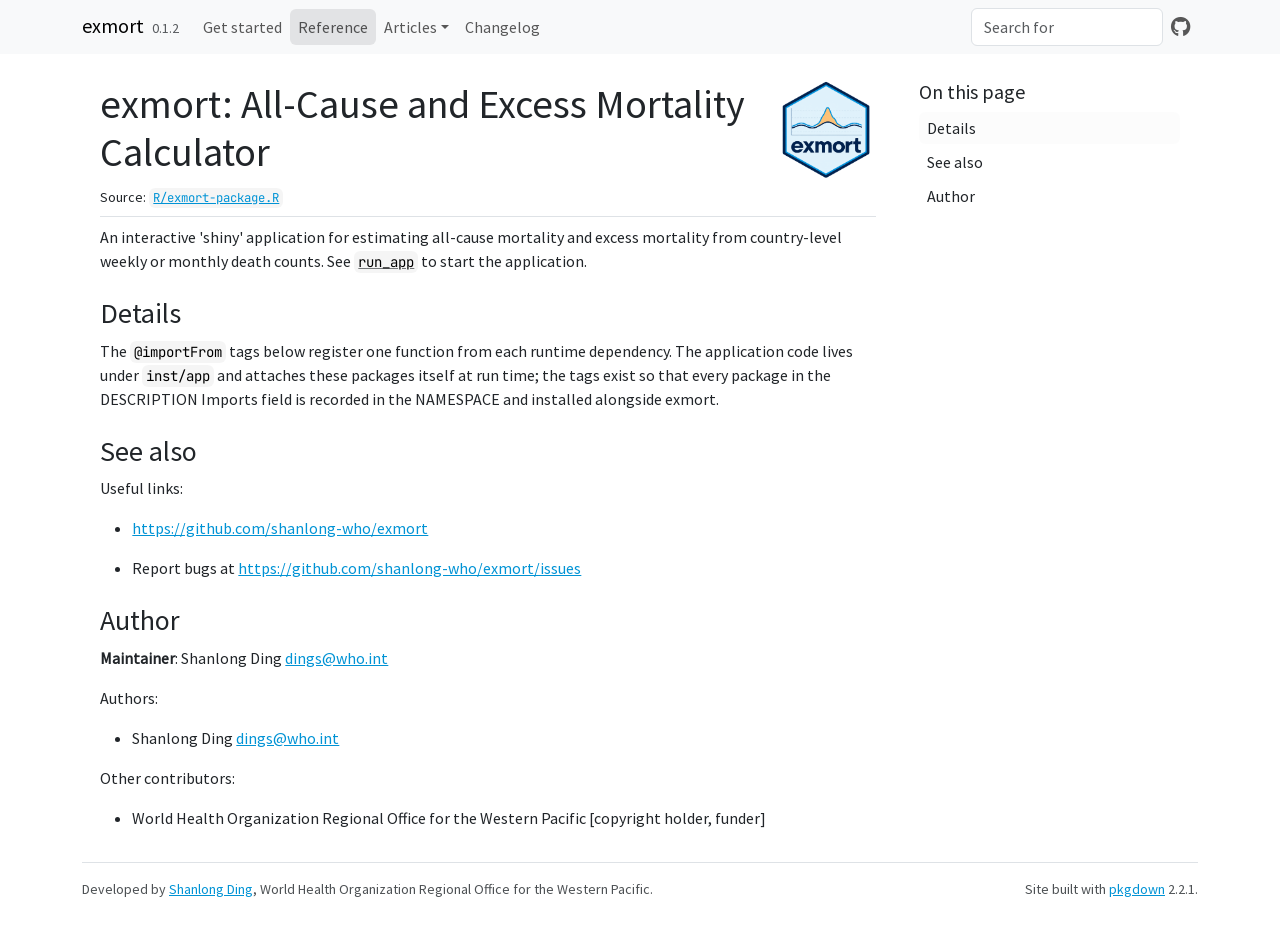
<file: reference/exmort.html>
<html>
  <head>
    <meta http-equiv="refresh" content="0;URL=https://shanlong-who.github.io/exmort/reference/exmort-package.html" />
    <meta name="robots" content="noindex">
    <link rel="canonical" href="https://shanlong-who.github.io/exmort/reference/exmort-package.html">
  </head>
</html>
</file>
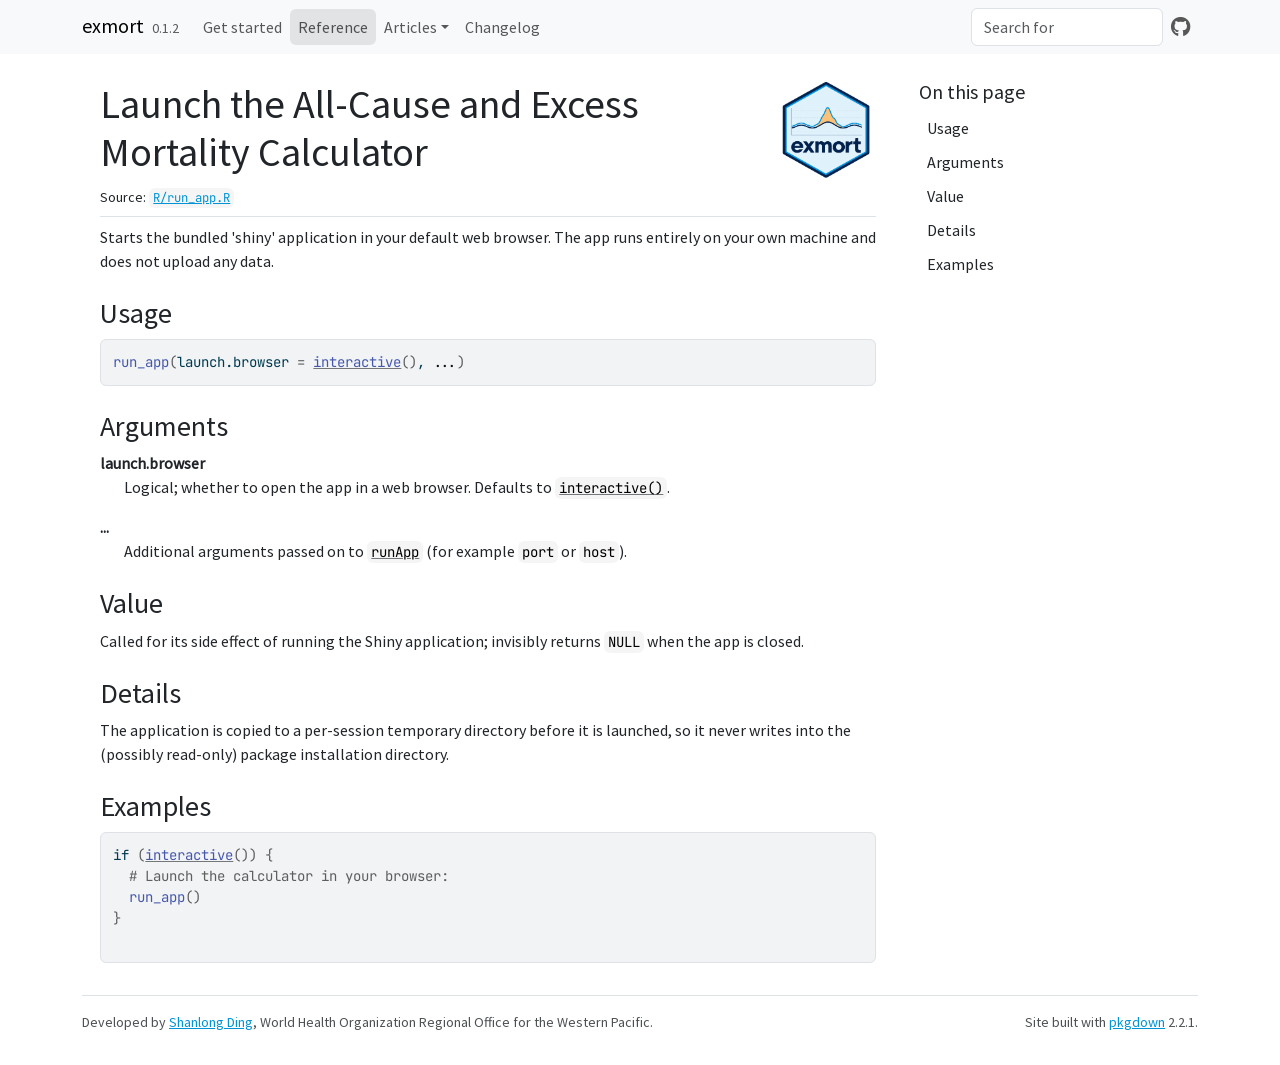
<file: reference/run_app.html>
<!DOCTYPE html>
<!-- Generated by pkgdown: do not edit by hand --><html lang="en-GB"><head><meta charset="UTF-8"><meta http-equiv="X-UA-Compatible" content="IE=edge"><meta name="viewport" content="width=device-width, initial-scale=1, shrink-to-fit=no"><title>Launch the All-Cause and Excess Mortality Calculator — run_app • exmort</title><script src="../deps/jquery-3.6.0/jquery-3.6.0.min.js"></script><meta name="viewport" content="width=device-width, initial-scale=1, shrink-to-fit=no"><link href="../deps/bootstrap-5.3.8/bootstrap.min.css" rel="stylesheet"><script src="../deps/bootstrap-5.3.8/bootstrap.bundle.min.js"></script><link href="../deps/Source_Sans_Pro-0.5.0/font.css" rel="stylesheet"><link href="../deps/JetBrains_Mono-0.5.0/font.css" rel="stylesheet"><link href="../deps/font-awesome-6.5.2/css/all.min.css" rel="stylesheet"><link href="../deps/font-awesome-6.5.2/css/v4-shims.min.css" rel="stylesheet"><script src="../deps/headroom-0.11.0/headroom.min.js"></script><script src="../deps/headroom-0.11.0/jQuery.headroom.min.js"></script><script src="../deps/bootstrap-toc-1.0.1/bootstrap-toc.min.js"></script><script src="../deps/clipboard.js-2.0.11/clipboard.min.js"></script><script src="../deps/search-1.0.0/autocomplete.jquery.min.js"></script><script src="../deps/search-1.0.0/fuse.min.js"></script><script src="../deps/search-1.0.0/mark.min.js"></script><!-- pkgdown --><script src="../pkgdown.js"></script><link href="../extra.css" rel="stylesheet"><meta property="og:title" content="Launch the All-Cause and Excess Mortality Calculator — run_app"><meta name="description" content="Starts the bundled 'shiny' application in your default web browser. The app
runs entirely on your own machine and does not upload any data."><meta property="og:description" content="Starts the bundled 'shiny' application in your default web browser. The app
runs entirely on your own machine and does not upload any data."><meta property="og:image" content="https://shanlong-who.github.io/exmort/logo.png"></head><body>
    <a href="#main" class="visually-hidden-focusable">Skip to contents</a>


    <nav class="navbar navbar-expand-lg fixed-top bg-light" data-bs-theme="light" aria-label="Site navigation"><div class="container">

    <a class="navbar-brand me-2" href="../index.html">exmort</a>

    <small class="nav-text text-muted me-auto" data-bs-toggle="tooltip" data-bs-placement="bottom" title="">0.1.2</small>


    <button class="navbar-toggler" type="button" data-bs-toggle="collapse" data-bs-target="#navbar" aria-controls="navbar" aria-expanded="false" aria-label="Toggle navigation">
      <span class="navbar-toggler-icon"></span>
    </button>

    <div id="navbar" class="collapse navbar-collapse ms-3">
      <ul class="navbar-nav me-auto"><li class="nav-item"><a class="nav-link" href="../articles/exmort.html">Get started</a></li>
<li class="active nav-item"><a class="nav-link" href="../reference/index.html">Reference</a></li>
<li class="nav-item dropdown">
  <button class="nav-link dropdown-toggle" type="button" id="dropdown-articles" data-bs-toggle="dropdown" aria-expanded="false" aria-haspopup="true">Articles</button>
  <ul class="dropdown-menu" aria-labelledby="dropdown-articles"><li><a class="dropdown-item" href="../articles/data-preparation.html">Preparing mortality data and event calendars</a></li>
    <li><a class="dropdown-item" href="../articles/models-and-interpretation.html">Choosing models and interpreting excess mortality</a></li>
  </ul></li>
<li class="nav-item"><a class="nav-link" href="../news/index.html">Changelog</a></li>
      </ul><ul class="navbar-nav"><li class="nav-item"><form class="form-inline" role="search">
 <input class="form-control" type="search" name="search-input" id="search-input" autocomplete="off" aria-label="Search site" placeholder="Search for" data-search-index="../search.json"></form></li>
<li class="nav-item"><a class="external-link nav-link" href="https://github.com/shanlong-who/exmort/" aria-label="GitHub"><span class="fa fab fa-github fa-lg"></span></a></li>
      </ul></div>


  </div>
</nav><div class="container template-reference-topic">
<div class="row">
  <main id="main" class="col-md-9"><div class="page-header">
      <img src="../logo.png" class="logo" alt=""><h1>Launch the All-Cause and Excess Mortality Calculator</h1>
      <small class="dont-index">Source: <a href="https://github.com/shanlong-who/exmort/blob/v0.1.2/R/run_app.R" class="external-link"><code>R/run_app.R</code></a></small>
      <div class="d-none name"><code>run_app.Rd</code></div>
    </div>

    <div class="ref-description section level2">
    <p>Starts the bundled 'shiny' application in your default web browser. The app
runs entirely on your own machine and does not upload any data.</p>
    </div>

    <div class="section level2">
    <h2 id="ref-usage">Usage<a class="anchor" aria-label="anchor" href="#ref-usage"></a></h2>
    <div class="sourceCode"><pre class="sourceCode r"><code><span><span class="fu">run_app</span><span class="op">(</span>launch.browser <span class="op">=</span> <span class="fu"><a href="https://rdrr.io/r/base/interactive.html" class="external-link">interactive</a></span><span class="op">(</span><span class="op">)</span>, <span class="va">...</span><span class="op">)</span></span></code></pre></div>
    </div>

    <div class="section level2">
    <h2 id="arguments">Arguments<a class="anchor" aria-label="anchor" href="#arguments"></a></h2>


<dl><dt id="arg-launch-browser">launch.browser<a class="anchor" aria-label="anchor" href="#arg-launch-browser"></a></dt>
<dd><p>Logical; whether to open the app in a web browser.
Defaults to <code><a href="https://rdrr.io/r/base/interactive.html" class="external-link">interactive()</a></code>.</p></dd>


<dt id="arg--">...<a class="anchor" aria-label="anchor" href="#arg--"></a></dt>
<dd><p>Additional arguments passed on to <code><a href="https://rdrr.io/pkg/shiny/man/runApp.html" class="external-link">runApp</a></code>
(for example <code>port</code> or <code>host</code>).</p></dd>

</dl></div>
    <div class="section level2">
    <h2 id="value">Value<a class="anchor" aria-label="anchor" href="#value"></a></h2>
    <p>Called for its side effect of running the Shiny application;
  invisibly returns <code>NULL</code> when the app is closed.</p>
    </div>
    <div class="section level2">
    <h2 id="details">Details<a class="anchor" aria-label="anchor" href="#details"></a></h2>
    <p>The application is copied to a per-session temporary directory before it is
launched, so it never writes into the (possibly read-only) package
installation directory.</p>
    </div>

    <div class="section level2">
    <h2 id="ref-examples">Examples<a class="anchor" aria-label="anchor" href="#ref-examples"></a></h2>
    <div class="sourceCode"><pre class="sourceCode r"><code><span class="r-in"><span><span class="kw">if</span> <span class="op">(</span><span class="fu"><a href="https://rdrr.io/r/base/interactive.html" class="external-link">interactive</a></span><span class="op">(</span><span class="op">)</span><span class="op">)</span> <span class="op">{</span></span></span>
<span class="r-in"><span>  <span class="co"># Launch the calculator in your browser:</span></span></span>
<span class="r-in"><span>  <span class="fu">run_app</span><span class="op">(</span><span class="op">)</span></span></span>
<span class="r-in"><span><span class="op">}</span></span></span>
<span class="r-in"><span></span></span>
</code></pre></div>
    </div>
  </main><aside class="col-md-3"><nav id="toc" aria-label="Table of contents"><h2>On this page</h2>
    </nav></aside></div>


    <footer><div class="pkgdown-footer-left">
  <p>Developed by <a href="https://github.com/shanlong-who" class="external-link">Shanlong Ding</a>, World Health Organization Regional Office for the Western Pacific.</p>
</div>

<div class="pkgdown-footer-right">
  <p>Site built with <a href="https://pkgdown.r-lib.org/" class="external-link">pkgdown</a> 2.2.1.</p>
</div>

    </footer></div>





  </body></html>
</file>
<file: deps/Source_Sans_Pro-0.5.0/font.css>
/* cyrillic-ext */
@font-face {
  font-family: 'Source Sans Pro';
  font-style: normal;
  font-weight: 400;
  font-display: swap;
  src: url(a64a6b9edc16422e3b73aade9a16b5e0.woff2) format('woff2');
  unicode-range: U+0460-052F, U+1C80-1C8A, U+20B4, U+2DE0-2DFF, U+A640-A69F, U+FE2E-FE2F;
}
/* cyrillic */
@font-face {
  font-family: 'Source Sans Pro';
  font-style: normal;
  font-weight: 400;
  font-display: swap;
  src: url(d06f324589d2b8c9d97cdb5bf8719ab4.woff2) format('woff2');
  unicode-range: U+0301, U+0400-045F, U+0490-0491, U+04B0-04B1, U+2116;
}
/* greek-ext */
@font-face {
  font-family: 'Source Sans Pro';
  font-style: normal;
  font-weight: 400;
  font-display: swap;
  src: url(8df65f30de191918ba72dbc3b63b664c.woff2) format('woff2');
  unicode-range: U+1F00-1FFF;
}
/* greek */
@font-face {
  font-family: 'Source Sans Pro';
  font-style: normal;
  font-weight: 400;
  font-display: swap;
  src: url(54ce69148ea143c1897f0d7a7df9f7fc.woff2) format('woff2');
  unicode-range: U+0370-0377, U+037A-037F, U+0384-038A, U+038C, U+038E-03A1, U+03A3-03FF;
}
/* vietnamese */
@font-face {
  font-family: 'Source Sans Pro';
  font-style: normal;
  font-weight: 400;
  font-display: swap;
  src: url(d7754c0b6c85394a52c70e42e57a80ad.woff2) format('woff2');
  unicode-range: U+0102-0103, U+0110-0111, U+0128-0129, U+0168-0169, U+01A0-01A1, U+01AF-01B0, U+0300-0301, U+0303-0304, U+0308-0309, U+0323, U+0329, U+1EA0-1EF9, U+20AB;
}
/* latin-ext */
@font-face {
  font-family: 'Source Sans Pro';
  font-style: normal;
  font-weight: 400;
  font-display: swap;
  src: url(ea6cf1c6a1ff55ff282a06ac7559eec1.woff2) format('woff2');
  unicode-range: U+0100-02BA, U+02BD-02C5, U+02C7-02CC, U+02CE-02D7, U+02DD-02FF, U+0304, U+0308, U+0329, U+1D00-1DBF, U+1E00-1E9F, U+1EF2-1EFF, U+2020, U+20A0-20AB, U+20AD-20C4, U+2113, U+2C60-2C7F, U+A720-A7FF;
}
/* latin */
@font-face {
  font-family: 'Source Sans Pro';
  font-style: normal;
  font-weight: 400;
  font-display: swap;
  src: url(5777e44a747e7dd3aefb7b44bacc824e.woff2) format('woff2');
  unicode-range: U+0000-00FF, U+0131, U+0152-0153, U+02BB-02BC, U+02C6, U+02DA, U+02DC, U+0304, U+0308, U+0329, U+2000-206F, U+20AC, U+2122, U+2191, U+2193, U+2212, U+2215, U+FEFF, U+FFFD;
}
</file>
<file: deps/JetBrains_Mono-0.5.0/font.css>
/* cyrillic-ext */
@font-face {
  font-family: 'JetBrains Mono';
  font-style: normal;
  font-weight: 400;
  font-display: swap;
  src: url(42e970fbe96733f42fda382cd7e11725.woff2) format('woff2');
  unicode-range: U+0460-052F, U+1C80-1C8A, U+20B4, U+2DE0-2DFF, U+A640-A69F, U+FE2E-FE2F;
}
/* cyrillic */
@font-face {
  font-family: 'JetBrains Mono';
  font-style: normal;
  font-weight: 400;
  font-display: swap;
  src: url(080daf94710e7a5c4302640c7e25a998.woff2) format('woff2');
  unicode-range: U+0301, U+0400-045F, U+0490-0491, U+04B0-04B1, U+2116;
}
/* greek */
@font-face {
  font-family: 'JetBrains Mono';
  font-style: normal;
  font-weight: 400;
  font-display: swap;
  src: url(99ef913ed4147108e1abc01597dadf8f.woff2) format('woff2');
  unicode-range: U+0370-0377, U+037A-037F, U+0384-038A, U+038C, U+038E-03A1, U+03A3-03FF;
}
/* vietnamese */
@font-face {
  font-family: 'JetBrains Mono';
  font-style: normal;
  font-weight: 400;
  font-display: swap;
  src: url(c0b26d60da866098673e8f44baaa9abd.woff2) format('woff2');
  unicode-range: U+0102-0103, U+0110-0111, U+0128-0129, U+0168-0169, U+01A0-01A1, U+01AF-01B0, U+0300-0301, U+0303-0304, U+0308-0309, U+0323, U+0329, U+1EA0-1EF9, U+20AB;
}
/* latin-ext */
@font-face {
  font-family: 'JetBrains Mono';
  font-style: normal;
  font-weight: 400;
  font-display: swap;
  src: url(41681a9739b3819a866c251d1f07b073.woff2) format('woff2');
  unicode-range: U+0100-02BA, U+02BD-02C5, U+02C7-02CC, U+02CE-02D7, U+02DD-02FF, U+0304, U+0308, U+0329, U+1D00-1DBF, U+1E00-1E9F, U+1EF2-1EFF, U+2020, U+20A0-20AB, U+20AD-20C4, U+2113, U+2C60-2C7F, U+A720-A7FF;
}
/* latin */
@font-face {
  font-family: 'JetBrains Mono';
  font-style: normal;
  font-weight: 400;
  font-display: swap;
  src: url(ac5f0ba4199d3b8eec74992613c86278.woff2) format('woff2');
  unicode-range: U+0000-00FF, U+0131, U+0152-0153, U+02BB-02BC, U+02C6, U+02DA, U+02DC, U+0304, U+0308, U+0329, U+2000-206F, U+20AC, U+2122, U+2191, U+2193, U+2212, U+2215, U+FEFF, U+FFFD;
}
</file>
<file: extra.css>
/* The documentation uses pkgdown's standard layout outside the homepage. */
.template-home #main { width: 100%; max-width: none; }
.template-home aside:empty { display: none; }
.em-home {
  --em-ink: #172f40;
  --em-muted: #425f71;
  --em-blue: #005a84;
  --em-rule: #c7d9e2;
  --em-tint: #eff6f9;
  color: var(--em-ink);
  line-height: 1.55;
  font-size: 1.05rem;
}
.em-home a { color: var(--em-blue); text-underline-offset: .18em; }
.em-home a:hover { text-decoration-thickness: 2px; }
.em-home a:focus-visible { outline: 3px solid currentColor; outline-offset: 4px; }
.em-home [id] { scroll-margin-top: 6rem; }
.em-language { display: flex; justify-content: flex-end; gap: .25rem; margin: .45rem 0; }
.em-language a { padding: .4rem .75rem; border-radius: .3rem; font-size: 1rem; }
.em-language a[aria-current="page"] { background: var(--em-tint); color: var(--em-ink); font-weight: 650; text-decoration: none; }
html:lang(zh) .em-home { font-family: "Source Sans Pro", "Microsoft YaHei", "PingFang SC", sans-serif; line-height: 1.7; }
html:lang(zh) .em-home h1 { line-height: 1.18; letter-spacing: -.025em; }
html:lang(zh) .em-home h1 em { display: inline-block; max-width: 100%; font-family: inherit; font-style: normal; font-weight: inherit; }
.em-home :is(h1,h2,h3) { color: var(--em-ink); line-height: 1.12; letter-spacing: -.03em; }
.em-home h2 { margin: 0 0 1rem; font-weight: 700; font-size: clamp(1.8rem, 3vw, 2.55rem); }
.em-home h3 { margin: 0 0 .7rem; font-size: 1.35rem; }
.em-home p { margin: 0; }
.em-hero {
  display: grid; grid-template-columns: minmax(0, 1.08fr) minmax(0, 1fr);
  gap: clamp(1.5rem, 4vw, 3.8rem); align-items: center;
  border-top: 4px solid #087cad; background: var(--em-tint);
  padding: clamp(1.3rem, 3.6vw, 3.5rem); margin: .8rem 0 0;
}
.em-brand { display: flex; align-items: center; gap: .85rem; font-weight: 700; font-size: 1.45rem; }
.em-brand img { width: 3.5rem; height: auto; }
.em-brand small { display: block; color: var(--em-muted); font-size: .93rem; font-weight: 500; }
.em-intro > .logo, .em-intro .page-header > .logo { display: none; }
.em-intro .page-header { padding: 0; border: 0; min-height: 0; margin: 0; }
.em-home h1 {
  margin: 1.35rem 0 1.1rem; font-size: clamp(2.45rem, 4.1vw, 4.1rem);
  font-weight: 700; line-height: 1.02; letter-spacing: -.055em;
}
.em-home h1 em { color: var(--em-blue); font-family: Georgia, serif; font-weight: 500; }
.em-lead { max-width: 46ch; font-size: 1.14rem; }
.em-actions, .em-links, .em-footlinks, .em-badges { display: flex; flex-wrap: wrap; align-items: center; }
.em-actions { gap: .65rem; margin: 1.5rem 0 .7rem; }
.em-actions a { display: inline-block; padding: .65rem 1.05rem; border: 1px solid var(--em-blue); border-radius: .35rem; font-weight: 650; text-decoration: none; }
.em-actions .em-primary { background: var(--em-blue); color: var(--em-tint); }
.em-actions a:hover { text-decoration: underline; }
.em-browser { color: var(--em-muted); font-size: .94rem; max-width: 44ch; }
.em-badges { gap: .45rem; margin-top: 1.1rem; }
.em-badges > p { display: flex; flex-wrap: wrap; gap: inherit; }
.em-badges a { display: inline-flex; }
.em-badges img { display: block; max-width: 100%; height: 20px; }
.em-example {
  margin: 0; padding: clamp(1rem, 2.2vw, 2rem); background: white;
  border: 1px solid #c7d9e2; border-radius: .6rem; color: #172f40;
}
.em-kicker { display: block; font-weight: 650; color: var(--em-muted); font-size: .82rem; letter-spacing: .055em; text-transform: uppercase; }
.em-example .em-kicker { color: #496678; }
.em-example figcaption { color: inherit; margin: 0; text-align: left; }
.em-example figcaption strong { display: block; margin: .4rem 0 .8rem; font-size: clamp(1.45rem, 2.3vw, 2.1rem); line-height: 1.15; }
.em-legend { display: flex; flex-wrap: wrap; gap: .3rem 1.1rem; font-size: .89rem; }
.em-legend span { display: inline-flex; align-items: center; gap: .4rem; }
.em-legend i { display: inline-block; width: 1.4rem; }
.em-observed { border-top: 3px solid #0072b2; }
.em-expected { border-top: 2px dashed #555; }
.em-chart { display: block; width: 100%; height: auto; margin: .8rem 0; }
.em-reading { display: grid; grid-template-columns: 1fr 1fr; padding-top: .75rem; border-top: 1px solid #d2dfe6; }
.em-reading > div + div { border-left: 1px solid #d2dfe6; padding-left: 1rem; }
.em-reading span { display: block; font-size: .91rem; color: #425f71; }
.em-reading strong { display: block; font-size: clamp(1.6rem, 2.5vw, 2.15rem); line-height: 1.2; color: #005a84; }
.em-example p { margin: .75rem 0 .3rem; font-size: .95rem; }
.em-example a { color: #005a84; font-size: .95rem; }
.em-guides, .em-cause, .em-install { margin-top: clamp(2.3rem, 5vw, 4rem); }
.em-guide-grid { display: grid; grid-template-columns: repeat(3, minmax(0, 1fr)); gap: 1.65rem; }
.em-guide-grid > div { border-top: 2px solid var(--em-rule); padding-top: 1rem; }
.em-guide-grid p, .em-install p, .em-cause p { color: var(--em-muted); }
.em-install, .em-cause { display: grid; grid-template-columns: repeat(2, minmax(0, 1fr)); align-items: center; gap: clamp(1rem, 4vw, 3rem); }
.em-install { padding: clamp(1.25rem, 3vw, 2.5rem); border-radius: .45rem; background: var(--em-tint); }
.em-links, .em-footlinks { gap: .65rem 1.3rem; }
.em-links { margin-top: .8rem; }
.em-code { min-width: 0; }
.em-code :is(pre,div.sourceCode) { margin: 0; }
.em-cause { align-items: start; }
.em-cause .em-kicker { margin-bottom: .55rem; }
.em-cause a { display: inline-block; margin-top: .55rem; }
.em-footlinks { border-top: 1px solid var(--em-rule); padding-top: 1.1rem; margin: 2rem 0; }
[data-bs-theme="dark"] .em-home {
  --em-ink: #ebf3f7; --em-muted: #bed0da; --em-blue: #83d0f4;
  --em-rule: #415969; --em-tint: #203541;
}
@media (max-width: 800px) {
  .em-hero, .em-guide-grid, .em-install, .em-cause { grid-template-columns: 1fr; }
  .em-lead, .em-browser { max-width: none; }
  .em-example { max-width: 36rem; }
  .em-guide-grid { gap: 1.15rem; }
}
</file>
<file: deps/font-awesome-6.5.2/css/v4-shims.min.css>
/*!
 * Font Awesome Free 6.5.2 by @fontawesome - https://fontawesome.com
 * License - https://fontawesome.com/license/free (Icons: CC BY 4.0, Fonts: SIL OFL 1.1, Code: MIT License)
 * Copyright 2024 Fonticons, Inc.
 */
.fa.fa-glass:before{content:"\f000"}.fa.fa-envelope-o{font-family:"Font Awesome 6 Free";font-weight:400}.fa.fa-envelope-o:before{content:"\f0e0"}.fa.fa-star-o{font-family:"Font Awesome 6 Free";font-weight:400}.fa.fa-star-o:before{content:"\f005"}.fa.fa-close:before,.fa.fa-remove:before{content:"\f00d"}.fa.fa-gear:before{content:"\f013"}.fa.fa-trash-o{font-family:"Font Awesome 6 Free";font-weight:400}.fa.fa-trash-o:before{content:"\f2ed"}.fa.fa-home:before{content:"\f015"}.fa.fa-file-o{font-family:"Font Awesome 6 Free";font-weight:400}.fa.fa-file-o:before{content:"\f15b"}.fa.fa-clock-o{font-family:"Font Awesome 6 Free";font-weight:400}.fa.fa-clock-o:before{content:"\f017"}.fa.fa-arrow-circle-o-down{font-family:"Font Awesome 6 Free";font-weight:400}.fa.fa-arrow-circle-o-down:before{content:"\f358"}.fa.fa-arrow-circle-o-up{font-family:"Font Awesome 6 Free";font-weight:400}.fa.fa-arrow-circle-o-up:before{content:"\f35b"}.fa.fa-play-circle-o{font-family:"Font Awesome 6 Free";font-weight:400}.fa.fa-play-circle-o:before{content:"\f144"}.fa.fa-repeat:before,.fa.fa-rotate-right:before{content:"\f01e"}.fa.fa-refresh:before{content:"\f021"}.fa.fa-list-alt{font-family:"Font Awesome 6 Free";font-weight:400}.fa.fa-list-alt:before{content:"\f022"}.fa.fa-dedent:before{content:"\f03b"}.fa.fa-video-camera:before{content:"\f03d"}.fa.fa-picture-o{font-family:"Font Awesome 6 Free";font-weight:400}.fa.fa-picture-o:before{content:"\f03e"}.fa.fa-photo{font-family:"Font Awesome 6 Free";font-weight:400}.fa.fa-photo:before{content:"\f03e"}.fa.fa-image{font-family:"Font Awesome 6 Free";font-weight:400}.fa.fa-image:before{content:"\f03e"}.fa.fa-map-marker:before{content:"\f3c5"}.fa.fa-pencil-square-o{font-family:"Font Awesome 6 Free";font-weight:400}.fa.fa-pencil-square-o:before{content:"\f044"}.fa.fa-edit{font-family:"Font Awesome 6 Free";font-weight:400}.fa.fa-edit:before{content:"\f044"}.fa.fa-share-square-o:before{content:"\f14d"}.fa.fa-check-square-o{font-family:"Font Awesome 6 Free";font-weight:400}.fa.fa-check-square-o:before{content:"\f14a"}.fa.fa-arrows:before{content:"\f0b2"}.fa.fa-times-circle-o{font-family:"Font Awesome 6 Free";font-weight:400}.fa.fa-times-circle-o:before{content:"\f057"}.fa.fa-check-circle-o{font-family:"Font Awesome 6 Free";font-weight:400}.fa.fa-check-circle-o:before{content:"\f058"}.fa.fa-mail-forward:before{content:"\f064"}.fa.fa-expand:before{content:"\f424"}.fa.fa-compress:before{content:"\f422"}.fa.fa-eye,.fa.fa-eye-slash{font-family:"Font Awesome 6 Free";font-weight:400}.fa.fa-warning:before{content:"\f071"}.fa.fa-calendar:before{content:"\f073"}.fa.fa-arrows-v:before{content:"\f338"}.fa.fa-arrows-h:before{content:"\f337"}.fa.fa-bar-chart-o:before,.fa.fa-bar-chart:before{content:"\e0e3"}.fa.fa-twitter-square{font-family:"Font Awesome 6 Brands";font-weight:400}.fa.fa-twitter-square:before{content:"\f081"}.fa.fa-facebook-square{font-family:"Font Awesome 6 Brands";font-weight:400}.fa.fa-facebook-square:before{content:"\f082"}.fa.fa-gears:before{content:"\f085"}.fa.fa-thumbs-o-up{font-family:"Font Awesome 6 Free";font-weight:400}.fa.fa-thumbs-o-up:before{content:"\f164"}.fa.fa-thumbs-o-down{font-family:"Font Awesome 6 Free";font-weight:400}.fa.fa-thumbs-o-down:before{content:"\f165"}.fa.fa-heart-o{font-family:"Font Awesome 6 Free";font-weight:400}.fa.fa-heart-o:before{content:"\f004"}.fa.fa-sign-out:before{content:"\f2f5"}.fa.fa-linkedin-square{font-family:"Font Awesome 6 Brands";font-weight:400}.fa.fa-linkedin-square:before{content:"\f08c"}.fa.fa-thumb-tack:before{content:"\f08d"}.fa.fa-external-link:before{content:"\f35d"}.fa.fa-sign-in:before{content:"\f2f6"}.fa.fa-github-square{font-family:"Font Awesome 6 Brands";font-weight:400}.fa.fa-github-square:before{content:"\f092"}.fa.fa-lemon-o{font-family:"Font Awesome 6 Free";font-weight:400}.fa.fa-lemon-o:before{content:"\f094"}.fa.fa-square-o{font-family:"Font Awesome 6 Free";font-weight:400}.fa.fa-square-o:before{content:"\f0c8"}.fa.fa-bookmark-o{font-family:"Font Awesome 6 Free";font-weight:400}.fa.fa-bookmark-o:before{content:"\f02e"}.fa.fa-facebook,.fa.fa-twitter{font-family:"Font Awesome 6 Brands";font-weight:400}.fa.fa-facebook:before{content:"\f39e"}.fa.fa-facebook-f{font-family:"Font Awesome 6 Brands";font-weight:400}.fa.fa-facebook-f:before{content:"\f39e"}.fa.fa-github{font-family:"Font Awesome 6 Brands";font-weight:400}.fa.fa-credit-card{font-family:"Font Awesome 6 Free";font-weight:400}.fa.fa-feed:before{content:"\f09e"}.fa.fa-hdd-o{font-family:"Font Awesome 6 Free";font-weight:400}.fa.fa-hdd-o:before{content:"\f0a0"}.fa.fa-hand-o-right{font-family:"Font Awesome 6 Free";font-weight:400}.fa.fa-hand-o-right:before{content:"\f0a4"}.fa.fa-hand-o-left{font-family:"Font Awesome 6 Free";font-weight:400}.fa.fa-hand-o-left:before{content:"\f0a5"}.fa.fa-hand-o-up{font-family:"Font Awesome 6 Free";font-weight:400}.fa.fa-hand-o-up:before{content:"\f0a6"}.fa.fa-hand-o-down{font-family:"Font Awesome 6 Free";font-weight:400}.fa.fa-hand-o-down:before{content:"\f0a7"}.fa.fa-globe:before{content:"\f57d"}.fa.fa-tasks:before{content:"\f828"}.fa.fa-arrows-alt:before{content:"\f31e"}.fa.fa-group:before{content:"\f0c0"}.fa.fa-chain:before{content:"\f0c1"}.fa.fa-cut:before{content:"\f0c4"}.fa.fa-files-o{font-family:"Font Awesome 6 Free";font-weight:400}.fa.fa-files-o:before{content:"\f0c5"}.fa.fa-floppy-o{font-family:"Font Awesome 6 Free";font-weight:400}.fa.fa-floppy-o:before{content:"\f0c7"}.fa.fa-save{font-family:"Font Awesome 6 Free";font-weight:400}.fa.fa-save:before{content:"\f0c7"}.fa.fa-navicon:before,.fa.fa-reorder:before{content:"\f0c9"}.fa.fa-magic:before{content:"\e2ca"}.fa.fa-pinterest,.fa.fa-pinterest-square{font-family:"Font Awesome 6 Brands";font-weight:400}.fa.fa-pinterest-square:before{content:"\f0d3"}.fa.fa-google-plus-square{font-family:"Font Awesome 6 Brands";font-weight:400}.fa.fa-google-plus-square:before{content:"\f0d4"}.fa.fa-google-plus{font-family:"Font Awesome 6 Brands";font-weight:400}.fa.fa-google-plus:before{content:"\f0d5"}.fa.fa-money:before{content:"\f3d1"}.fa.fa-unsorted:before{content:"\f0dc"}.fa.fa-sort-desc:before{content:"\f0dd"}.fa.fa-sort-asc:before{content:"\f0de"}.fa.fa-linkedin{font-family:"Font Awesome 6 Brands";font-weight:400}.fa.fa-linkedin:before{content:"\f0e1"}.fa.fa-rotate-left:before{content:"\f0e2"}.fa.fa-legal:before{content:"\f0e3"}.fa.fa-dashboard:before,.fa.fa-tachometer:before{content:"\f625"}.fa.fa-comment-o{font-family:"Font Awesome 6 Free";font-weight:400}.fa.fa-comment-o:before{content:"\f075"}.fa.fa-comments-o{font-family:"Font Awesome 6 Free";font-weight:400}.fa.fa-comments-o:before{content:"\f086"}.fa.fa-flash:before{content:"\f0e7"}.fa.fa-clipboard:before{content:"\f0ea"}.fa.fa-lightbulb-o{font-family:"Font Awesome 6 Free";font-weight:400}.fa.fa-lightbulb-o:before{content:"\f0eb"}.fa.fa-exchange:before{content:"\f362"}.fa.fa-cloud-download:before{content:"\f0ed"}.fa.fa-cloud-upload:before{content:"\f0ee"}.fa.fa-bell-o{font-family:"Font Awesome 6 Free";font-weight:400}.fa.fa-bell-o:before{content:"\f0f3"}.fa.fa-cutlery:before{content:"\f2e7"}.fa.fa-file-text-o{font-family:"Font Awesome 6 Free";font-weight:400}.fa.fa-file-text-o:before{content:"\f15c"}.fa.fa-building-o{font-family:"Font Awesome 6 Free";font-weight:400}.fa.fa-building-o:before{content:"\f1ad"}.fa.fa-hospital-o{font-family:"Font Awesome 6 Free";font-weight:400}.fa.fa-hospital-o:before{content:"\f0f8"}.fa.fa-tablet:before{content:"\f3fa"}.fa.fa-mobile-phone:before,.fa.fa-mobile:before{content:"\f3cd"}.fa.fa-circle-o{font-family:"Font Awesome 6 Free";font-weight:400}.fa.fa-circle-o:before{content:"\f111"}.fa.fa-mail-reply:before{content:"\f3e5"}.fa.fa-github-alt{font-family:"Font Awesome 6 Brands";font-weight:400}.fa.fa-folder-o{font-family:"Font Awesome 6 Free";font-weight:400}.fa.fa-folder-o:before{content:"\f07b"}.fa.fa-folder-open-o{font-family:"Font Awesome 6 Free";font-weight:400}.fa.fa-folder-open-o:before{content:"\f07c"}.fa.fa-smile-o{font-family:"Font Awesome 6 Free";font-weight:400}.fa.fa-smile-o:before{content:"\f118"}.fa.fa-frown-o{font-family:"Font Awesome 6 Free";font-weight:400}.fa.fa-frown-o:before{content:"\f119"}.fa.fa-meh-o{font-family:"Font Awesome 6 Free";font-weight:400}.fa.fa-meh-o:before{content:"\f11a"}.fa.fa-keyboard-o{font-family:"Font Awesome 6 Free";font-weight:400}.fa.fa-keyboard-o:before{content:"\f11c"}.fa.fa-flag-o{font-family:"Font Awesome 6 Free";font-weight:400}.fa.fa-flag-o:before{content:"\f024"}.fa.fa-mail-reply-all:before{content:"\f122"}.fa.fa-star-half-o{font-family:"Font Awesome 6 Free";font-weight:400}.fa.fa-star-half-o:before{content:"\f5c0"}.fa.fa-star-half-empty{font-family:"Font Awesome 6 Free";font-weight:400}.fa.fa-star-half-empty:before{content:"\f5c0"}.fa.fa-star-half-full{font-family:"Font Awesome 6 Free";font-weight:400}.fa.fa-star-half-full:before{content:"\f5c0"}.fa.fa-code-fork:before{content:"\f126"}.fa.fa-chain-broken:before,.fa.fa-unlink:before{content:"\f127"}.fa.fa-calendar-o{font-family:"Font Awesome 6 Free";font-weight:400}.fa.fa-calendar-o:before{content:"\f133"}.fa.fa-css3,.fa.fa-html5,.fa.fa-maxcdn{font-family:"Font Awesome 6 Brands";font-weight:400}.fa.fa-unlock-alt:before{content:"\f09c"}.fa.fa-minus-square-o{font-family:"Font Awesome 6 Free";font-weight:400}.fa.fa-minus-square-o:before{content:"\f146"}.fa.fa-level-up:before{content:"\f3bf"}.fa.fa-level-down:before{content:"\f3be"}.fa.fa-pencil-square:before{content:"\f14b"}.fa.fa-external-link-square:before{content:"\f360"}.fa.fa-compass{font-family:"Font Awesome 6 Free";font-weight:400}.fa.fa-caret-square-o-down{font-family:"Font Awesome 6 Free";font-weight:400}.fa.fa-caret-square-o-down:before{content:"\f150"}.fa.fa-toggle-down{font-family:"Font Awesome 6 Free";font-weight:400}.fa.fa-toggle-down:before{content:"\f150"}.fa.fa-caret-square-o-up{font-family:"Font Awesome 6 Free";font-weight:400}.fa.fa-caret-square-o-up:before{content:"\f151"}.fa.fa-toggle-up{font-family:"Font Awesome 6 Free";font-weight:400}.fa.fa-toggle-up:before{content:"\f151"}.fa.fa-caret-square-o-right{font-family:"Font Awesome 6 Free";font-weight:400}.fa.fa-caret-square-o-right:before{content:"\f152"}.fa.fa-toggle-right{font-family:"Font Awesome 6 Free";font-weight:400}.fa.fa-toggle-right:before{content:"\f152"}.fa.fa-eur:before,.fa.fa-euro:before{content:"\f153"}.fa.fa-gbp:before{content:"\f154"}.fa.fa-dollar:before,.fa.fa-usd:before{content:"\24"}.fa.fa-inr:before,.fa.fa-rupee:before{content:"\e1bc"}.fa.fa-cny:before,.fa.fa-jpy:before,.fa.fa-rmb:before,.fa.fa-yen:before{content:"\f157"}.fa.fa-rouble:before,.fa.fa-rub:before,.fa.fa-ruble:before{content:"\f158"}.fa.fa-krw:before,.fa.fa-won:before{content:"\f159"}.fa.fa-bitcoin,.fa.fa-btc{font-family:"Font Awesome 6 Brands";font-weight:400}.fa.fa-bitcoin:before{content:"\f15a"}.fa.fa-file-text:before{content:"\f15c"}.fa.fa-sort-alpha-asc:before{content:"\f15d"}.fa.fa-sort-alpha-desc:before{content:"\f881"}.fa.fa-sort-amount-asc:before{content:"\f884"}.fa.fa-sort-amount-desc:before{content:"\f160"}.fa.fa-sort-numeric-asc:before{content:"\f162"}.fa.fa-sort-numeric-desc:before{content:"\f886"}.fa.fa-youtube-square{font-family:"Font Awesome 6 Brands";font-weight:400}.fa.fa-youtube-square:before{content:"\f431"}.fa.fa-xing,.fa.fa-xing-square,.fa.fa-youtube{font-family:"Font Awesome 6 Brands";font-weight:400}.fa.fa-xing-square:before{content:"\f169"}.fa.fa-youtube-play{font-family:"Font Awesome 6 Brands";font-weight:400}.fa.fa-youtube-play:before{content:"\f167"}.fa.fa-adn,.fa.fa-bitbucket,.fa.fa-bitbucket-square,.fa.fa-dropbox,.fa.fa-flickr,.fa.fa-instagram,.fa.fa-stack-overflow{font-family:"Font Awesome 6 Brands";font-weight:400}.fa.fa-bitbucket-square:before{content:"\f171"}.fa.fa-tumblr,.fa.fa-tumblr-square{font-family:"Font Awesome 6 Brands";font-weight:400}.fa.fa-tumblr-square:before{content:"\f174"}.fa.fa-long-arrow-down:before{content:"\f309"}.fa.fa-long-arrow-up:before{content:"\f30c"}.fa.fa-long-arrow-left:before{content:"\f30a"}.fa.fa-long-arrow-right:before{content:"\f30b"}.fa.fa-android,.fa.fa-apple,.fa.fa-dribbble,.fa.fa-foursquare,.fa.fa-gittip,.fa.fa-gratipay,.fa.fa-linux,.fa.fa-skype,.fa.fa-trello,.fa.fa-windows{font-family:"Font Awesome 6 Brands";font-weight:400}.fa.fa-gittip:before{content:"\f184"}.fa.fa-sun-o{font-family:"Font Awesome 6 Free";font-weight:400}.fa.fa-sun-o:before{content:"\f185"}.fa.fa-moon-o{font-family:"Font Awesome 6 Free";font-weight:400}.fa.fa-moon-o:before{content:"\f186"}.fa.fa-pagelines,.fa.fa-renren,.fa.fa-stack-exchange,.fa.fa-vk,.fa.fa-weibo{font-family:"Font Awesome 6 Brands";font-weight:400}.fa.fa-arrow-circle-o-right{font-family:"Font Awesome 6 Free";font-weight:400}.fa.fa-arrow-circle-o-right:before{content:"\f35a"}.fa.fa-arrow-circle-o-left{font-family:"Font Awesome 6 Free";font-weight:400}.fa.fa-arrow-circle-o-left:before{content:"\f359"}.fa.fa-caret-square-o-left{font-family:"Font Awesome 6 Free";font-weight:400}.fa.fa-caret-square-o-left:before{content:"\f191"}.fa.fa-toggle-left{font-family:"Font Awesome 6 Free";font-weight:400}.fa.fa-toggle-left:before{content:"\f191"}.fa.fa-dot-circle-o{font-family:"Font Awesome 6 Free";font-weight:400}.fa.fa-dot-circle-o:before{content:"\f192"}.fa.fa-vimeo-square{font-family:"Font Awesome 6 Brands";font-weight:400}.fa.fa-vimeo-square:before{content:"\f194"}.fa.fa-try:before,.fa.fa-turkish-lira:before{content:"\e2bb"}.fa.fa-plus-square-o{font-family:"Font Awesome 6 Free";font-weight:400}.fa.fa-plus-square-o:before{content:"\f0fe"}.fa.fa-openid,.fa.fa-slack,.fa.fa-wordpress{font-family:"Font Awesome 6 Brands";font-weight:400}.fa.fa-bank:before,.fa.fa-institution:before{content:"\f19c"}.fa.fa-mortar-board:before{content:"\f19d"}.fa.fa-google,.fa.fa-reddit,.fa.fa-reddit-square,.fa.fa-yahoo{font-family:"Font Awesome 6 Brands";font-weight:400}.fa.fa-reddit-square:before{content:"\f1a2"}.fa.fa-behance,.fa.fa-behance-square,.fa.fa-delicious,.fa.fa-digg,.fa.fa-drupal,.fa.fa-joomla,.fa.fa-pied-piper-alt,.fa.fa-pied-piper-pp,.fa.fa-stumbleupon,.fa.fa-stumbleupon-circle{font-family:"Font Awesome 6 Brands";font-weight:400}.fa.fa-behance-square:before{content:"\f1b5"}.fa.fa-steam,.fa.fa-steam-square{font-family:"Font Awesome 6 Brands";font-weight:400}.fa.fa-steam-square:before{content:"\f1b7"}.fa.fa-automobile:before{content:"\f1b9"}.fa.fa-cab:before{content:"\f1ba"}.fa.fa-deviantart,.fa.fa-soundcloud,.fa.fa-spotify{font-family:"Font Awesome 6 Brands";font-weight:400}.fa.fa-file-pdf-o{font-family:"Font Awesome 6 Free";font-weight:400}.fa.fa-file-pdf-o:before{content:"\f1c1"}.fa.fa-file-word-o{font-family:"Font Awesome 6 Free";font-weight:400}.fa.fa-file-word-o:before{content:"\f1c2"}.fa.fa-file-excel-o{font-family:"Font Awesome 6 Free";font-weight:400}.fa.fa-file-excel-o:before{content:"\f1c3"}.fa.fa-file-powerpoint-o{font-family:"Font Awesome 6 Free";font-weight:400}.fa.fa-file-powerpoint-o:before{content:"\f1c4"}.fa.fa-file-image-o{font-family:"Font Awesome 6 Free";font-weight:400}.fa.fa-file-image-o:before{content:"\f1c5"}.fa.fa-file-photo-o{font-family:"Font Awesome 6 Free";font-weight:400}.fa.fa-file-photo-o:before{content:"\f1c5"}.fa.fa-file-picture-o{font-family:"Font Awesome 6 Free";font-weight:400}.fa.fa-file-picture-o:before{content:"\f1c5"}.fa.fa-file-archive-o{font-family:"Font Awesome 6 Free";font-weight:400}.fa.fa-file-archive-o:before{content:"\f1c6"}.fa.fa-file-zip-o{font-family:"Font Awesome 6 Free";font-weight:400}.fa.fa-file-zip-o:before{content:"\f1c6"}.fa.fa-file-audio-o{font-family:"Font Awesome 6 Free";font-weight:400}.fa.fa-file-audio-o:before{content:"\f1c7"}.fa.fa-file-sound-o{font-family:"Font Awesome 6 Free";font-weight:400}.fa.fa-file-sound-o:before{content:"\f1c7"}.fa.fa-file-video-o{font-family:"Font Awesome 6 Free";font-weight:400}.fa.fa-file-video-o:before{content:"\f1c8"}.fa.fa-file-movie-o{font-family:"Font Awesome 6 Free";font-weight:400}.fa.fa-file-movie-o:before{content:"\f1c8"}.fa.fa-file-code-o{font-family:"Font Awesome 6 Free";font-weight:400}.fa.fa-file-code-o:before{content:"\f1c9"}.fa.fa-codepen,.fa.fa-jsfiddle,.fa.fa-vine{font-family:"Font Awesome 6 Brands";font-weight:400}.fa.fa-life-bouy:before,.fa.fa-life-buoy:before,.fa.fa-life-saver:before,.fa.fa-support:before{content:"\f1cd"}.fa.fa-circle-o-notch:before{content:"\f1ce"}.fa.fa-ra,.fa.fa-rebel{font-family:"Font Awesome 6 Brands";font-weight:400}.fa.fa-ra:before{content:"\f1d0"}.fa.fa-resistance{font-family:"Font Awesome 6 Brands";font-weight:400}.fa.fa-resistance:before{content:"\f1d0"}.fa.fa-empire,.fa.fa-ge{font-family:"Font Awesome 6 Brands";font-weight:400}.fa.fa-ge:before{content:"\f1d1"}.fa.fa-git-square{font-family:"Font Awesome 6 Brands";font-weight:400}.fa.fa-git-square:before{content:"\f1d2"}.fa.fa-git,.fa.fa-hacker-news,.fa.fa-y-combinator-square{font-family:"Font Awesome 6 Brands";font-weight:400}.fa.fa-y-combinator-square:before{content:"\f1d4"}.fa.fa-yc-square{font-family:"Font Awesome 6 Brands";font-weight:400}.fa.fa-yc-square:before{content:"\f1d4"}.fa.fa-qq,.fa.fa-tencent-weibo,.fa.fa-wechat,.fa.fa-weixin{font-family:"Font Awesome 6 Brands";font-weight:400}.fa.fa-wechat:before{content:"\f1d7"}.fa.fa-send:before{content:"\f1d8"}.fa.fa-paper-plane-o{font-family:"Font Awesome 6 Free";font-weight:400}.fa.fa-paper-plane-o:before{content:"\f1d8"}.fa.fa-send-o{font-family:"Font Awesome 6 Free";font-weight:400}.fa.fa-send-o:before{content:"\f1d8"}.fa.fa-circle-thin{font-family:"Font Awesome 6 Free";font-weight:400}.fa.fa-circle-thin:before{content:"\f111"}.fa.fa-header:before{content:"\f1dc"}.fa.fa-futbol-o{font-family:"Font Awesome 6 Free";font-weight:400}.fa.fa-futbol-o:before{content:"\f1e3"}.fa.fa-soccer-ball-o{font-family:"Font Awesome 6 Free";font-weight:400}.fa.fa-soccer-ball-o:before{content:"\f1e3"}.fa.fa-slideshare,.fa.fa-twitch,.fa.fa-yelp{font-family:"Font Awesome 6 Brands";font-weight:400}.fa.fa-newspaper-o{font-family:"Font Awesome 6 Free";font-weight:400}.fa.fa-newspaper-o:before{content:"\f1ea"}.fa.fa-cc-amex,.fa.fa-cc-discover,.fa.fa-cc-mastercard,.fa.fa-cc-paypal,.fa.fa-cc-stripe,.fa.fa-cc-visa,.fa.fa-google-wallet,.fa.fa-paypal{font-family:"Font Awesome 6 Brands";font-weight:400}.fa.fa-bell-slash-o{font-family:"Font Awesome 6 Free";font-weight:400}.fa.fa-bell-slash-o:before{content:"\f1f6"}.fa.fa-trash:before{content:"\f2ed"}.fa.fa-copyright{font-family:"Font Awesome 6 Free";font-weight:400}.fa.fa-eyedropper:before{content:"\f1fb"}.fa.fa-area-chart:before{content:"\f1fe"}.fa.fa-pie-chart:before{content:"\f200"}.fa.fa-line-chart:before{content:"\f201"}.fa.fa-lastfm,.fa.fa-lastfm-square{font-family:"Font Awesome 6 Brands";font-weight:400}.fa.fa-lastfm-square:before{content:"\f203"}.fa.fa-angellist,.fa.fa-ioxhost{font-family:"Font Awesome 6 Brands";font-weight:400}.fa.fa-cc{font-family:"Font Awesome 6 Free";font-weight:400}.fa.fa-cc:before{content:"\f20a"}.fa.fa-ils:before,.fa.fa-shekel:before,.fa.fa-sheqel:before{content:"\f20b"}.fa.fa-buysellads,.fa.fa-connectdevelop,.fa.fa-dashcube,.fa.fa-forumbee,.fa.fa-leanpub,.fa.fa-sellsy,.fa.fa-shirtsinbulk,.fa.fa-simplybuilt,.fa.fa-skyatlas{font-family:"Font Awesome 6 Brands";font-weight:400}.fa.fa-diamond{font-family:"Font Awesome 6 Free";font-weight:400}.fa.fa-diamond:before{content:"\f3a5"}.fa.fa-intersex:before,.fa.fa-transgender:before{content:"\f224"}.fa.fa-transgender-alt:before{content:"\f225"}.fa.fa-facebook-official{font-family:"Font Awesome 6 Brands";font-weight:400}.fa.fa-facebook-official:before{content:"\f09a"}.fa.fa-pinterest-p,.fa.fa-whatsapp{font-family:"Font Awesome 6 Brands";font-weight:400}.fa.fa-hotel:before{content:"\f236"}.fa.fa-medium,.fa.fa-viacoin,.fa.fa-y-combinator,.fa.fa-yc{font-family:"Font Awesome 6 Brands";font-weight:400}.fa.fa-yc:before{content:"\f23b"}.fa.fa-expeditedssl,.fa.fa-opencart,.fa.fa-optin-monster{font-family:"Font Awesome 6 Brands";font-weight:400}.fa.fa-battery-4:before,.fa.fa-battery:before{content:"\f240"}.fa.fa-battery-3:before{content:"\f241"}.fa.fa-battery-2:before{content:"\f242"}.fa.fa-battery-1:before{content:"\f243"}.fa.fa-battery-0:before{content:"\f244"}.fa.fa-object-group,.fa.fa-object-ungroup,.fa.fa-sticky-note-o{font-family:"Font Awesome 6 Free";font-weight:400}.fa.fa-sticky-note-o:before{content:"\f249"}.fa.fa-cc-diners-club,.fa.fa-cc-jcb{font-family:"Font Awesome 6 Brands";font-weight:400}.fa.fa-clone{font-family:"Font Awesome 6 Free";font-weight:400}.fa.fa-hourglass-o:before{content:"\f254"}.fa.fa-hourglass-1:before{content:"\f251"}.fa.fa-hourglass-2:before{content:"\f252"}.fa.fa-hourglass-3:before{content:"\f253"}.fa.fa-hand-rock-o{font-family:"Font Awesome 6 Free";font-weight:400}.fa.fa-hand-rock-o:before{content:"\f255"}.fa.fa-hand-grab-o{font-family:"Font Awesome 6 Free";font-weight:400}.fa.fa-hand-grab-o:before{content:"\f255"}.fa.fa-hand-paper-o{font-family:"Font Awesome 6 Free";font-weight:400}.fa.fa-hand-paper-o:before{content:"\f256"}.fa.fa-hand-stop-o{font-family:"Font Awesome 6 Free";font-weight:400}.fa.fa-hand-stop-o:before{content:"\f256"}.fa.fa-hand-scissors-o{font-family:"Font Awesome 6 Free";font-weight:400}.fa.fa-hand-scissors-o:before{content:"\f257"}.fa.fa-hand-lizard-o{font-family:"Font Awesome 6 Free";font-weight:400}.fa.fa-hand-lizard-o:before{content:"\f258"}.fa.fa-hand-spock-o{font-family:"Font Awesome 6 Free";font-weight:400}.fa.fa-hand-spock-o:before{content:"\f259"}.fa.fa-hand-pointer-o{font-family:"Font Awesome 6 Free";font-weight:400}.fa.fa-hand-pointer-o:before{content:"\f25a"}.fa.fa-hand-peace-o{font-family:"Font Awesome 6 Free";font-weight:400}.fa.fa-hand-peace-o:before{content:"\f25b"}.fa.fa-registered{font-family:"Font Awesome 6 Free";font-weight:400}.fa.fa-creative-commons,.fa.fa-gg,.fa.fa-gg-circle,.fa.fa-odnoklassniki,.fa.fa-odnoklassniki-square{font-family:"Font Awesome 6 Brands";font-weight:400}.fa.fa-odnoklassniki-square:before{content:"\f264"}.fa.fa-chrome,.fa.fa-firefox,.fa.fa-get-pocket,.fa.fa-internet-explorer,.fa.fa-opera,.fa.fa-safari,.fa.fa-wikipedia-w{font-family:"Font Awesome 6 Brands";font-weight:400}.fa.fa-television:before{content:"\f26c"}.fa.fa-500px,.fa.fa-amazon,.fa.fa-contao{font-family:"Font Awesome 6 Brands";font-weight:400}.fa.fa-calendar-plus-o{font-family:"Font Awesome 6 Free";font-weight:400}.fa.fa-calendar-plus-o:before{content:"\f271"}.fa.fa-calendar-minus-o{font-family:"Font Awesome 6 Free";font-weight:400}.fa.fa-calendar-minus-o:before{content:"\f272"}.fa.fa-calendar-times-o{font-family:"Font Awesome 6 Free";font-weight:400}.fa.fa-calendar-times-o:before{content:"\f273"}.fa.fa-calendar-check-o{font-family:"Font Awesome 6 Free";font-weight:400}.fa.fa-calendar-check-o:before{content:"\f274"}.fa.fa-map-o{font-family:"Font Awesome 6 Free";font-weight:400}.fa.fa-map-o:before{content:"\f279"}.fa.fa-commenting:before{content:"\f4ad"}.fa.fa-commenting-o{font-family:"Font Awesome 6 Free";font-weight:400}.fa.fa-commenting-o:before{content:"\f4ad"}.fa.fa-houzz,.fa.fa-vimeo{font-family:"Font Awesome 6 Brands";font-weight:400}.fa.fa-vimeo:before{content:"\f27d"}.fa.fa-black-tie,.fa.fa-edge,.fa.fa-fonticons,.fa.fa-reddit-alien{font-family:"Font Awesome 6 Brands";font-weight:400}.fa.fa-credit-card-alt:before{content:"\f09d"}.fa.fa-codiepie,.fa.fa-fort-awesome,.fa.fa-mixcloud,.fa.fa-modx,.fa.fa-product-hunt,.fa.fa-scribd,.fa.fa-usb{font-family:"Font Awesome 6 Brands";font-weight:400}.fa.fa-pause-circle-o{font-family:"Font Awesome 6 Free";font-weight:400}.fa.fa-pause-circle-o:before{content:"\f28b"}.fa.fa-stop-circle-o{font-family:"Font Awesome 6 Free";font-weight:400}.fa.fa-stop-circle-o:before{content:"\f28d"}.fa.fa-bluetooth,.fa.fa-bluetooth-b,.fa.fa-envira,.fa.fa-gitlab,.fa.fa-wheelchair-alt,.fa.fa-wpbeginner,.fa.fa-wpforms{font-family:"Font Awesome 6 Brands";font-weight:400}.fa.fa-wheelchair-alt:before{content:"\f368"}.fa.fa-question-circle-o{font-family:"Font Awesome 6 Free";font-weight:400}.fa.fa-question-circle-o:before{content:"\f059"}.fa.fa-volume-control-phone:before{content:"\f2a0"}.fa.fa-asl-interpreting:before{content:"\f2a3"}.fa.fa-deafness:before,.fa.fa-hard-of-hearing:before{content:"\f2a4"}.fa.fa-glide,.fa.fa-glide-g{font-family:"Font Awesome 6 Brands";font-weight:400}.fa.fa-signing:before{content:"\f2a7"}.fa.fa-viadeo,.fa.fa-viadeo-square{font-family:"Font Awesome 6 Brands";font-weight:400}.fa.fa-viadeo-square:before{content:"\f2aa"}.fa.fa-snapchat,.fa.fa-snapchat-ghost{font-family:"Font Awesome 6 Brands";font-weight:400}.fa.fa-snapchat-ghost:before{content:"\f2ab"}.fa.fa-snapchat-square{font-family:"Font Awesome 6 Brands";font-weight:400}.fa.fa-snapchat-square:before{content:"\f2ad"}.fa.fa-first-order,.fa.fa-google-plus-official,.fa.fa-pied-piper,.fa.fa-themeisle,.fa.fa-yoast{font-family:"Font Awesome 6 Brands";font-weight:400}.fa.fa-google-plus-official:before{content:"\f2b3"}.fa.fa-google-plus-circle{font-family:"Font Awesome 6 Brands";font-weight:400}.fa.fa-google-plus-circle:before{content:"\f2b3"}.fa.fa-fa,.fa.fa-font-awesome{font-family:"Font Awesome 6 Brands";font-weight:400}.fa.fa-fa:before{content:"\f2b4"}.fa.fa-handshake-o{font-family:"Font Awesome 6 Free";font-weight:400}.fa.fa-handshake-o:before{content:"\f2b5"}.fa.fa-envelope-open-o{font-family:"Font Awesome 6 Free";font-weight:400}.fa.fa-envelope-open-o:before{content:"\f2b6"}.fa.fa-linode{font-family:"Font Awesome 6 Brands";font-weight:400}.fa.fa-address-book-o{font-family:"Font Awesome 6 Free";font-weight:400}.fa.fa-address-book-o:before{content:"\f2b9"}.fa.fa-vcard:before{content:"\f2bb"}.fa.fa-address-card-o{font-family:"Font Awesome 6 Free";font-weight:400}.fa.fa-address-card-o:before{content:"\f2bb"}.fa.fa-vcard-o{font-family:"Font Awesome 6 Free";font-weight:400}.fa.fa-vcard-o:before{content:"\f2bb"}.fa.fa-user-circle-o{font-family:"Font Awesome 6 Free";font-weight:400}.fa.fa-user-circle-o:before{content:"\f2bd"}.fa.fa-user-o{font-family:"Font Awesome 6 Free";font-weight:400}.fa.fa-user-o:before{content:"\f007"}.fa.fa-id-badge{font-family:"Font Awesome 6 Free";font-weight:400}.fa.fa-drivers-license:before{content:"\f2c2"}.fa.fa-id-card-o{font-family:"Font Awesome 6 Free";font-weight:400}.fa.fa-id-card-o:before{content:"\f2c2"}.fa.fa-drivers-license-o{font-family:"Font Awesome 6 Free";font-weight:400}.fa.fa-drivers-license-o:before{content:"\f2c2"}.fa.fa-free-code-camp,.fa.fa-quora,.fa.fa-telegram{font-family:"Font Awesome 6 Brands";font-weight:400}.fa.fa-thermometer-4:before,.fa.fa-thermometer:before{content:"\f2c7"}.fa.fa-thermometer-3:before{content:"\f2c8"}.fa.fa-thermometer-2:before{content:"\f2c9"}.fa.fa-thermometer-1:before{content:"\f2ca"}.fa.fa-thermometer-0:before{content:"\f2cb"}.fa.fa-bathtub:before,.fa.fa-s15:before{content:"\f2cd"}.fa.fa-window-maximize,.fa.fa-window-restore{font-family:"Font Awesome 6 Free";font-weight:400}.fa.fa-times-rectangle:before{content:"\f410"}.fa.fa-window-close-o{font-family:"Font Awesome 6 Free";font-weight:400}.fa.fa-window-close-o:before{content:"\f410"}.fa.fa-times-rectangle-o{font-family:"Font Awesome 6 Free";font-weight:400}.fa.fa-times-rectangle-o:before{content:"\f410"}.fa.fa-bandcamp,.fa.fa-eercast,.fa.fa-etsy,.fa.fa-grav,.fa.fa-imdb,.fa.fa-ravelry{font-family:"Font Awesome 6 Brands";font-weight:400}.fa.fa-eercast:before{content:"\f2da"}.fa.fa-snowflake-o{font-family:"Font Awesome 6 Free";font-weight:400}.fa.fa-snowflake-o:before{content:"\f2dc"}.fa.fa-meetup,.fa.fa-superpowers,.fa.fa-wpexplorer{font-family:"Font Awesome 6 Brands";font-weight:400}
</file>
